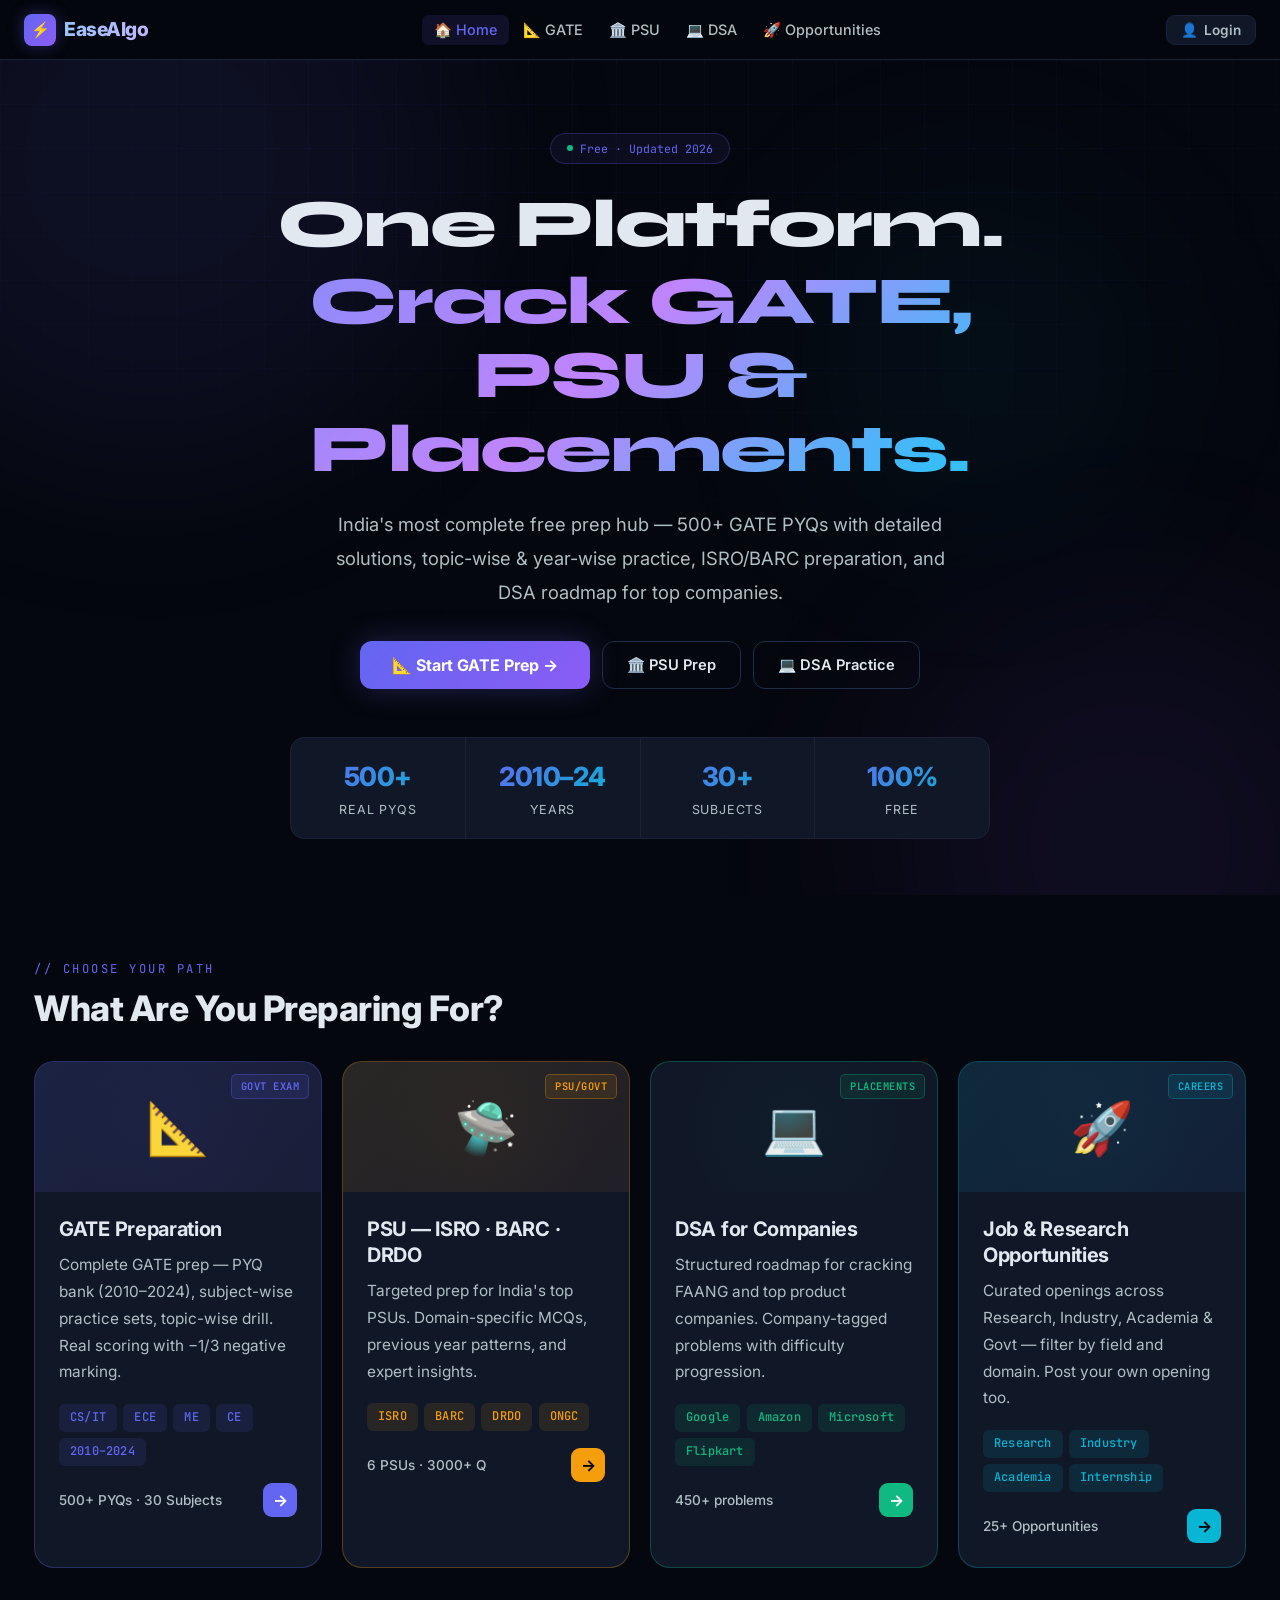
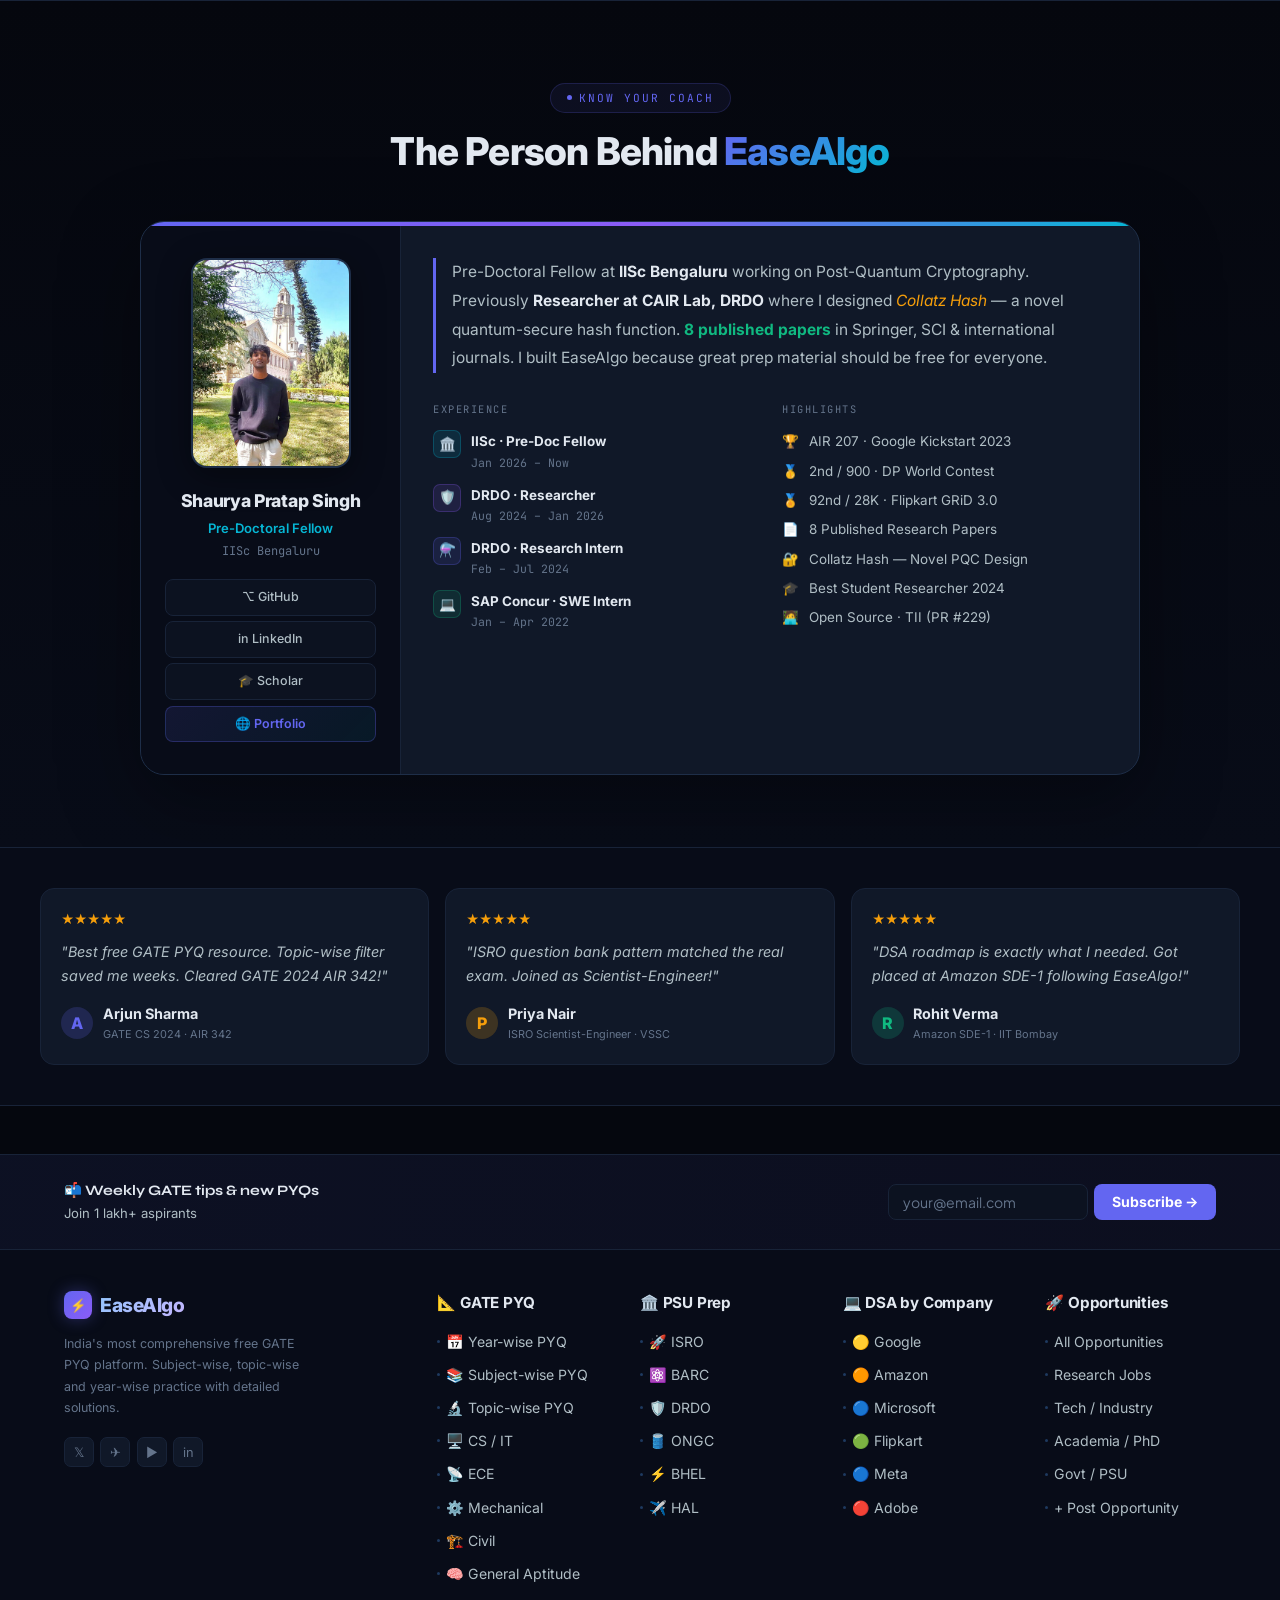
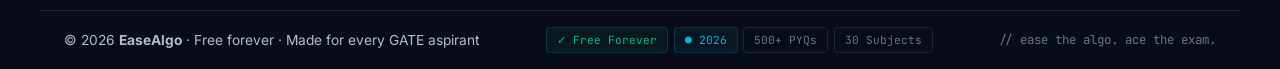
<file: index.html>
<!DOCTYPE html>
<html lang="en">
<head>
<meta charset="UTF-8">
<meta name="viewport" content="width=device-width,initial-scale=1.0">
<title>EaseAlgo — GATE PYQ · Subject · Topic · Year Wise</title>
<link href="https://fonts.googleapis.com/css2?family=Inter:wght@400;500;600;700;800&family=Syne:wght@700;800&family=Plus+Jakarta+Sans:wght@400;500;600;700&family=JetBrains+Mono:wght@400;500;600&display=swap" rel="stylesheet">

<!-- ✏️  STYLES — edit css/styles.css to change any visual design -->
<link rel="stylesheet" href="css/styles.css">
</head>
<body>

<!-- ════════════════════════════════════════
     NAVBAR  (edit nav links here)
════════════════════════════════════════ -->
<nav>
  <div class="logo" onclick="goto('home')">
    <div class="logo-box">⚡</div>
    <span class="logo-t">EaseAlgo</span>
  </div>
  <div class="nav-center">
    <button class="navl on" id="nl-home" onclick="goto('home')">🏠 Home</button>
    <button class="navl" id="nl-gate" onclick="goto('gate')">📐 GATE</button>
    <button class="navl" id="nl-psu"  onclick="goto('psu')">🏛️ PSU</button>
    <button class="navl" id="nl-dsa"  onclick="goto('dsa')">💻 DSA</button>
    <button class="navl" id="nl-jobs" onclick="requireLogin(()=>goto('jobs'),'Browse &amp; apply for opportunities')">🚀 Opportunities</button>
  </div>
  <div class="nav-r">
    <!-- Auth button — shows Login or user avatar -->
    <button id="auth-nav-btn" onclick="openAuthModal()"
      style="display:flex;align-items:center;gap:6px;background:var(--card);border:1.5px solid var(--border);
        color:var(--text2);padding:6px 14px;border-radius:9px;cursor:pointer;font-size:0.85rem;
        font-weight:600;font-family:'Inter',sans-serif;transition:all 0.15s;"
      onmouseover="this.style.borderColor='var(--indigo)';this.style.color='var(--indigo)'"
      onmouseout="this.style.borderColor='var(--border)';this.style.color='var(--text2)'">
      <span id="auth-nav-icon">👤</span>
      <span id="auth-nav-label">Login</span>
    </button>
    <div class="ham" id="ham" onclick="toggleMob()">
      <span></span><span></span><span></span>
    </div>
  </div>
</nav>

<!-- ════ AUTH MODAL ════ -->
<div id="auth-modal" style="display:none;position:fixed;inset:0;z-index:9999;background:rgba(5,7,14,0.92);
  backdrop-filter:blur(16px);align-items:center;justify-content:center;padding:1rem;">
  <div style="background:var(--card);border:1.5px solid var(--border2);border-radius:22px;
    padding:0;max-width:420px;width:100%;overflow:hidden;box-shadow:0 32px 80px rgba(0,0,0,0.5);">

    <!-- Top gradient bar -->
    <div style="height:4px;background:linear-gradient(90deg,var(--indigo),var(--purple),var(--cyan));"></div>

    <div style="padding:2rem;">
      <!-- Tabs -->
      <div style="display:flex;gap:0;background:var(--bg2);border-radius:10px;padding:3px;margin-bottom:1.75rem;">
        <button id="auth-tab-login" onclick="switchAuthTab('login')"
          style="flex:1;padding:8px;border-radius:8px;border:none;cursor:pointer;font-family:'Inter',sans-serif;
            font-weight:700;font-size:0.88rem;background:var(--indigo);color:#fff;transition:all 0.15s;">
          Sign In
        </button>
        <button id="auth-tab-register" onclick="switchAuthTab('register')"
          style="flex:1;padding:8px;border-radius:8px;border:none;cursor:pointer;font-family:'Inter',sans-serif;
            font-weight:600;font-size:0.88rem;background:transparent;color:var(--text2);transition:all 0.15s;">
          Create Account
        </button>
      </div>

      <!-- Login form -->
      <div id="auth-form-login">
        <div style="margin-bottom:2rem;text-align:center;">
          <div style="font-size:2rem;margin-bottom:0.5rem;">👋</div>
          <div style="font-family:'Inter',sans-serif;font-weight:800;font-size:1.2rem;letter-spacing:-0.3px;margin-bottom:0.3rem;">Welcome back</div>
          <div style="font-size:0.84rem;color:var(--text3);">Sign in to track your progress</div>
        </div>
        <div style="display:flex;flex-direction:column;gap:0.85rem;">
          <div>
            <label style="font-size:0.82rem;color:var(--text2);font-family:'Inter',sans-serif;font-weight:500;display:block;margin-bottom:5px;">Email</label>
            <input id="login-email" type="email" placeholder="you@example.com"
              style="width:100%;background:var(--bg2);border:1.5px solid var(--border);color:var(--text);
                padding:10px 14px;border-radius:10px;font-family:'Inter',sans-serif;font-size:0.92rem;outline:none;box-sizing:border-box;"
              onfocus="this.style.borderColor='var(--indigo)'" onblur="this.style.borderColor='var(--border)'">
          </div>
          <div>
            <label style="font-size:0.82rem;color:var(--text2);font-family:'Inter',sans-serif;font-weight:500;display:block;margin-bottom:5px;">Password</label>
            <input id="login-password" type="password" placeholder="••••••••"
              style="width:100%;background:var(--bg2);border:1.5px solid var(--border);color:var(--text);
                padding:10px 14px;border-radius:10px;font-family:'Inter',sans-serif;font-size:0.92rem;outline:none;box-sizing:border-box;"
              onfocus="this.style.borderColor='var(--indigo)'" onblur="this.style.borderColor='var(--border)'"
              onkeydown="if(event.key==='Enter')doLogin()">
          </div>
          <div id="login-error" style="font-size:0.82rem;color:var(--red);display:none;padding:6px 10px;background:rgba(239,68,68,0.08);border-radius:7px;"></div>
          <button onclick="doLogin()"
            style="background:linear-gradient(135deg,var(--indigo),var(--purple));color:#fff;border:none;
              cursor:pointer;padding:12px;border-radius:11px;font-family:'Inter',sans-serif;font-weight:700;
              font-size:0.95rem;margin-top:0.25rem;transition:all 0.2s;"
            onmouseover="this.style.opacity='0.9'" onmouseout="this.style.opacity='1'">
            Sign In →
          </button>
        </div>
      </div>

      <!-- Register form -->
      <div id="auth-form-register" style="display:none;">
        <div style="margin-bottom:2rem;text-align:center;">
          <div style="font-size:2rem;margin-bottom:0.5rem;">🚀</div>
          <div style="font-family:'Inter',sans-serif;font-weight:800;font-size:1.2rem;letter-spacing:-0.3px;margin-bottom:0.3rem;">Create your account</div>
          <div style="font-size:0.84rem;color:var(--text3);">Free forever — track progress, bookmarks &amp; scores</div>
        </div>
        <div style="display:flex;flex-direction:column;gap:0.85rem;">
          <div>
            <label style="font-size:0.82rem;color:var(--text2);font-family:'Inter',sans-serif;font-weight:500;display:block;margin-bottom:5px;">Full Name</label>
            <input id="reg-name" type="text" placeholder="Shaurya Pratap Singh"
              style="width:100%;background:var(--bg2);border:1.5px solid var(--border);color:var(--text);
                padding:10px 14px;border-radius:10px;font-family:'Inter',sans-serif;font-size:0.92rem;outline:none;box-sizing:border-box;"
              onfocus="this.style.borderColor='var(--indigo)'" onblur="this.style.borderColor='var(--border)'">
          </div>
          <div>
            <label style="font-size:0.82rem;color:var(--text2);font-family:'Inter',sans-serif;font-weight:500;display:block;margin-bottom:5px;">Email</label>
            <input id="reg-email" type="email" placeholder="you@example.com"
              style="width:100%;background:var(--bg2);border:1.5px solid var(--border);color:var(--text);
                padding:10px 14px;border-radius:10px;font-family:'Inter',sans-serif;font-size:0.92rem;outline:none;box-sizing:border-box;"
              onfocus="this.style.borderColor='var(--indigo)'" onblur="this.style.borderColor='var(--border)'">
          </div>
          <div>
            <label style="font-size:0.82rem;color:var(--text2);font-family:'Inter',sans-serif;font-weight:500;display:block;margin-bottom:5px;">Password</label>
            <input id="reg-password" type="password" placeholder="At least 6 characters"
              style="width:100%;background:var(--bg2);border:1.5px solid var(--border);color:var(--text);
                padding:10px 14px;border-radius:10px;font-family:'Inter',sans-serif;font-size:0.92rem;outline:none;box-sizing:border-box;"
              onfocus="this.style.borderColor='var(--indigo)'" onblur="this.style.borderColor='var(--border)'"
              onkeydown="if(event.key==='Enter')doRegister()">
          </div>
          <div>
            <label style="font-size:0.82rem;color:var(--text2);font-family:'Inter',sans-serif;font-weight:500;display:block;margin-bottom:5px;">Preparing for</label>
            <select id="reg-stream" style="width:100%;background:var(--bg2);border:1.5px solid var(--border);
              color:var(--text);padding:10px 14px;border-radius:10px;font-family:'Inter',sans-serif;font-size:0.9rem;outline:none;">
              <option value="cs">GATE CS/IT</option>
              <option value="ece">GATE ECE</option>
              <option value="me">GATE ME</option>
              <option value="ce">GATE CE</option>
              <option value="ga">General Aptitude</option>
            </select>
          </div>
          <div id="reg-error" style="font-size:0.82rem;color:var(--red);display:none;padding:6px 10px;background:rgba(239,68,68,0.08);border-radius:7px;"></div>
          <button onclick="doRegister()"
            style="background:linear-gradient(135deg,var(--indigo),var(--purple));color:#fff;border:none;
              cursor:pointer;padding:12px;border-radius:11px;font-family:'Inter',sans-serif;font-weight:700;
              font-size:0.95rem;margin-top:0.25rem;transition:all 0.2s;"
            onmouseover="this.style.opacity='0.9'" onmouseout="this.style.opacity='1'">
            Create Account 🚀
          </button>
        </div>
      </div>

      <!-- Close button -->
      <button onclick="closeAuthModal()"
        style="position:absolute;top:1rem;right:1rem;background:var(--bg3);border:1px solid var(--border);
          color:var(--text2);width:30px;height:30px;border-radius:8px;cursor:pointer;font-size:1rem;">✕</button>

    </div>
  </div>
</div>

<!-- User profile dropdown -->
<div id="user-dropdown" style="display:none;position:fixed;top:62px;right:1rem;z-index:999;
  background:var(--card);border:1.5px solid var(--border2);border-radius:14px;
  padding:1rem;min-width:220px;box-shadow:0 12px 40px rgba(0,0,0,0.4);">
  <div style="display:flex;align-items:center;gap:0.75rem;margin-bottom:0.85rem;padding-bottom:0.85rem;border-bottom:1px solid var(--border);">
    <div id="ud-avatar" style="width:38px;height:38px;border-radius:50%;background:linear-gradient(135deg,var(--indigo),var(--purple));display:flex;align-items:center;justify-content:center;font-family:'Inter',sans-serif;font-weight:800;color:#fff;font-size:1rem;"></div>
    <div>
      <div id="ud-name" style="font-family:'Inter',sans-serif;font-weight:700;font-size:0.92rem;"></div>
      <div id="ud-email" style="font-size:0.75rem;color:var(--text3);font-family:'JetBrains Mono',monospace;"></div>
    </div>
  </div>
  <div style="display:flex;flex-direction:column;gap:0.3rem;">
    <div id="ud-stats" style="font-size:0.82rem;color:var(--text2);padding:6px 8px;background:var(--bg2);border-radius:8px;font-family:'Inter',sans-serif;margin-bottom:0.25rem;"></div>
    <button onclick="goto('gate');closeUserDropdown()" style="display:flex;align-items:center;gap:7px;padding:7px 10px;border-radius:8px;border:none;background:none;color:var(--text2);cursor:pointer;font-family:'Inter',sans-serif;font-size:0.85rem;text-align:left;transition:background 0.15s;" onmouseover="this.style.background='var(--bg2)'" onmouseout="this.style.background='none'">📐 GATE Practice</button>
    <button onclick="goto('dsa');closeUserDropdown()" style="display:flex;align-items:center;gap:7px;padding:7px 10px;border-radius:8px;border:none;background:none;color:var(--text2);cursor:pointer;font-family:'Inter',sans-serif;font-size:0.85rem;text-align:left;transition:background 0.15s;" onmouseover="this.style.background='var(--bg2)'" onmouseout="this.style.background='none'">💻 DSA Problems</button>
    <div style="border-top:1px solid var(--border);margin:0.25rem 0;"></div>
    <button onclick="doLogout()" style="display:flex;align-items:center;gap:7px;padding:7px 10px;border-radius:8px;border:none;background:none;color:var(--red);cursor:pointer;font-family:'Inter',sans-serif;font-size:0.85rem;text-align:left;transition:background 0.15s;" onmouseover="this.style.background='rgba(239,68,68,0.06)'" onmouseout="this.style.background='none'">🚪 Sign Out</button>
  </div>
</div>

<!-- Mobile nav -->
<div class="mobnav" id="mobnav">
  <button class="mnl" onclick="goto('home');toggleMob()">🏠 Home</button>
  <button class="mnl" onclick="goto('gate');toggleMob()">📐 GATE Preparation</button>
  <button class="mnl" onclick="goto('psu');toggleMob()">🏛️ PSU — ISRO · BARC · DRDO</button>
  <button class="mnl" onclick="goto('dsa');toggleMob()">💻 DSA for Placements</button>
  <button class="mnl" onclick="requireLogin(()=>{goto('jobs');toggleMob();},'Browse &amp; apply for opportunities')">🚀 Job &amp; Research Opportunities</button>
</div>

<!-- ════════════════════════════════════════
     RESULT OVERLAY  (quiz end screen)
════════════════════════════════════════ -->
<div class="result-ov" id="result-ov">
  <div class="result-box">
    <div class="rb-top">
      <div class="ring-wrap">
        <svg width="100" height="100" viewBox="0 0 100 100">
          <circle cx="50" cy="50" r="42" fill="none" stroke="var(--border2)" stroke-width="7"/>
          <circle id="r-ring" cx="50" cy="50" r="42" fill="none" stroke="var(--indigo)" stroke-width="7"
            stroke-linecap="round" stroke-dasharray="264" stroke-dashoffset="264"
            style="transition:stroke-dashoffset 1.1s ease 0.2s,stroke 0.3s"/>
        </svg>
        <div class="ring-center">
          <div class="ring-pct" id="r-pct">0%</div>
          <div class="ring-lbl">Score</div>
        </div>
      </div>
      <div>
        <div class="rb-grade" id="r-grade">—</div>
        <div class="rb-msg"   id="r-msg">—</div>
      </div>
    </div>
    <div class="rb-breakdown">
      <div class="rbb"><div class="rbb-v" style="color:var(--green)" id="rb-c">0</div><div class="rbb-l">Correct</div></div>
      <div class="rbb"><div class="rbb-v" style="color:var(--red)"   id="rb-w">0</div><div class="rbb-l">Wrong</div></div>
      <div class="rbb"><div class="rbb-v" style="color:var(--amber)" id="rb-s">0</div><div class="rbb-l">Skipped</div></div>
      <div class="rbb"><div class="rbb-v" style="color:var(--cyan)"  id="rb-m">0</div><div class="rbb-l">Net Marks</div></div>
    </div>
    <div class="rb-btns">
      <button class="rbtn rbtn-r" onclick="retryQuiz()">🔄 Retry</button>
      <button class="rbtn rbtn-b" onclick="closeResult()">📚 More Practice</button>
      <button class="rbtn rbtn-b" onclick="closeResult();goto('home')" style="flex:0.4">🏠</button>
    </div>
  </div>
</div>

<!-- ════════════════════════════════════════
     PAGE: HOME  (edit text/cards here)
════════════════════════════════════════ -->
<div id="page-home" class="page on">
  <div class="hero">
    <div class="h-grid"></div>
    <div class="orb o1"></div><div class="orb o2"></div><div class="orb o3"></div>
    <div class="hero-content">
      <div class="eyebrow"><span class="dot"></span>Free · Updated 2026</div>
      <h1>
        <span class="h1a">One Platform.</span>
        <span class="h1b">Crack GATE, PSU &amp; Placements.</span>
      </h1>
      <p class="hero-sub">India's most complete free prep hub — 500+ GATE PYQs with detailed solutions, topic-wise &amp; year-wise practice, ISRO/BARC preparation, and DSA roadmap for top companies.</p>
      <div class="hero-btns">
        <button class="btn-p" onclick="goto('gate')">📐 Start GATE Prep →</button>
        <button class="btn-s" onclick="goto('psu')">🏛️ PSU Prep</button>
        <button class="btn-s" onclick="goto('dsa')">💻 DSA Practice</button>
      </div>
      <div class="kpi-row">
        <div class="kpi"><div class="kpi-n">500+</div><div class="kpi-l">Real PYQs</div></div>
        <div class="kpi"><div class="kpi-n">2010–24</div><div class="kpi-l">Years</div></div>
        <div class="kpi"><div class="kpi-n">30+</div><div class="kpi-l">Subjects</div></div>
        <div class="kpi"><div class="kpi-n">100%</div><div class="kpi-l">Free</div></div>
      </div>
    </div>
  </div>

  <!-- Track cards -->
  <div class="sec">
    <div class="sec-lbl">// Choose Your Path</div>
    <div class="sec-h">What Are You Preparing For?</div>
    <div class="tracks">
      <div class="tc tc-gate" onclick="goto('gate')">
        <div class="tc-top"><div class="tc-top-bg"></div>📐<div class="tc-badge">Govt Exam</div></div>
        <div class="tc-body">
          <div class="tc-title">GATE Preparation</div>
          <div class="tc-desc">Complete GATE prep — PYQ bank (2010–2024), subject-wise practice sets, topic-wise drill. Real scoring with −1/3 negative marking.</div>
          <div class="tc-tags"><span class="tc-tag">CS/IT</span><span class="tc-tag">ECE</span><span class="tc-tag">ME</span><span class="tc-tag">CE</span><span class="tc-tag">2010–2024</span></div>
          <div class="tc-foot"><div class="tc-cnt">500+ PYQs · 30 Subjects</div><div class="tc-arr">→</div></div>
        </div>
      </div>
      <div class="tc tc-psu" onclick="goto('psu')">
        <div class="tc-top"><div class="tc-top-bg"></div>🛸<div class="tc-badge">PSU/Govt</div></div>
        <div class="tc-body">
          <div class="tc-title">PSU — ISRO · BARC · DRDO</div>
          <div class="tc-desc">Targeted prep for India's top PSUs. Domain-specific MCQs, previous year patterns, and expert insights.</div>
          <div class="tc-tags"><span class="tc-tag">ISRO</span><span class="tc-tag">BARC</span><span class="tc-tag">DRDO</span><span class="tc-tag">ONGC</span></div>
          <div class="tc-foot"><div class="tc-cnt">6 PSUs · 3000+ Q</div><div class="tc-arr">→</div></div>
        </div>
      </div>
      <div class="tc tc-dsa" onclick="goto('dsa')">
        <div class="tc-top"><div class="tc-top-bg"></div>💻<div class="tc-badge">Placements</div></div>
        <div class="tc-body">
          <div class="tc-title">DSA for Companies</div>
          <div class="tc-desc">Structured roadmap for cracking FAANG and top product companies. Company-tagged problems with difficulty progression.</div>
          <div class="tc-tags"><span class="tc-tag">Google</span><span class="tc-tag">Amazon</span><span class="tc-tag">Microsoft</span><span class="tc-tag">Flipkart</span></div>
          <div class="tc-foot"><div class="tc-cnt">450+ problems</div><div class="tc-arr">→</div></div>
        </div>
      </div>
      <div class="tc tc-jobs" onclick="requireLogin(()=>goto('jobs'),'Browse &amp; apply for opportunities')">
        <div class="tc-top"><div class="tc-top-bg"></div>🚀<div class="tc-badge">Careers</div></div>
        <div class="tc-body">
          <div class="tc-title">Job &amp; Research Opportunities</div>
          <div class="tc-desc">Curated openings across Research, Industry, Academia &amp; Govt — filter by field and domain. Post your own opening too.</div>
          <div class="tc-tags"><span class="tc-tag">Research</span><span class="tc-tag">Industry</span><span class="tc-tag">Academia</span><span class="tc-tag">Internship</span></div>
          <div class="tc-foot"><div class="tc-cnt">25+ Opportunities</div><div class="tc-arr">→</div></div>
        </div>
      </div>
    </div>
  </div><!-- /sec tracks -->

  <!-- ════ KNOW YOUR COACH ════ -->
  <div style="background:linear-gradient(180deg,var(--bg) 0%,var(--bg2) 100%);padding:5rem 1.5rem 4.5rem;border-top:1px solid var(--border);">
    <div style="max-width:1000px;margin:0 auto;">

      <!-- Header -->
      <div style="text-align:center;margin-bottom:3rem;">
        <div style="display:inline-flex;align-items:center;gap:7px;background:rgba(99,102,241,0.08);border:1px solid rgba(99,102,241,0.2);padding:5px 16px;border-radius:20px;font-family:'JetBrains Mono',monospace;font-size:0.7rem;color:var(--indigo);letter-spacing:2px;text-transform:uppercase;margin-bottom:1rem;">
          <span style="width:5px;height:5px;background:var(--indigo);border-radius:50%;"></span> Know Your Coach
        </div>
        <div style="font-family:'Inter',sans-serif;font-size:clamp(1.7rem,3.5vw,2.4rem);font-weight:800;letter-spacing:-0.8px;line-height:1.15;">
          The Person Behind <span style="background:linear-gradient(135deg,var(--indigo),var(--cyan));-webkit-background-clip:text;-webkit-text-fill-color:transparent;">EaseAlgo</span>
        </div>
      </div>

      <!-- Card -->
      <div style="background:var(--card);border:1.5px solid var(--border2);border-radius:24px;overflow:hidden;box-shadow:0 24px 80px rgba(0,0,0,0.35);">

        <!-- Top accent bar -->
        <div style="height:4px;background:linear-gradient(90deg,var(--indigo),var(--purple),var(--cyan));"></div>

        <div style="display:flex;gap:0;flex-wrap:wrap;">

          <!-- Left: Photo + identity -->
          <div style="width:260px;flex-shrink:0;background:var(--bg2);border-right:1px solid var(--border);padding:2rem 1.5rem;display:flex;flex-direction:column;align-items:center;gap:1.1rem;text-align:center;">
            <!-- Photo -->
            <div style="width:160px;height:210px;border-radius:16px;overflow:hidden;border:2px solid var(--border2);box-shadow:0 8px 32px rgba(0,0,0,0.4);flex-shrink:0;">
              <img src="[data-uri]" alt="Shaurya Pratap Singh" style="width:100%;height:100%;object-fit:cover;object-position:center top;">
            </div>
            <div>
              <div style="font-family:'Inter',sans-serif;font-weight:800;font-size:1.1rem;letter-spacing:-0.3px;margin-bottom:3px;">Shaurya Pratap Singh</div>
              <div style="font-size:0.82rem;color:var(--cyan);font-weight:600;margin-bottom:2px;">Pre-Doctoral Fellow</div>
              <div style="font-size:0.75rem;color:var(--text3);font-family:'JetBrains Mono',monospace;">IISc Bengaluru</div>
            </div>

            <!-- Social links -->
            <div style="display:flex;flex-direction:column;gap:0.35rem;width:100%;">
              <a href="https://github.com/Shaurya010" target="_blank" style="display:flex;align-items:center;justify-content:center;gap:6px;padding:7px;border-radius:8px;background:var(--bg3);border:1px solid var(--border);text-decoration:none;color:var(--text2);font-size:0.78rem;font-family:'Inter',sans-serif;font-weight:500;transition:all 0.15s;" onmouseover="this.style.borderColor='var(--indigo)';this.style.color='var(--indigo)'" onmouseout="this.style.borderColor='var(--border)';this.style.color='var(--text2)'">
                ⌥ GitHub
              </a>
              <a href="https://www.linkedin.com/in/shaurya-pratap-singh010/" target="_blank" style="display:flex;align-items:center;justify-content:center;gap:6px;padding:7px;border-radius:8px;background:var(--bg3);border:1px solid var(--border);text-decoration:none;color:var(--text2);font-size:0.78rem;font-family:'Inter',sans-serif;font-weight:500;transition:all 0.15s;" onmouseover="this.style.borderColor='var(--blue)';this.style.color='var(--blue)'" onmouseout="this.style.borderColor='var(--border)';this.style.color='var(--text2)'">
                in LinkedIn
              </a>
              <a href="https://scholar.google.com/citations?user=HDNW1HsAAAAJ&hl=en" target="_blank" style="display:flex;align-items:center;justify-content:center;gap:6px;padding:7px;border-radius:8px;background:var(--bg3);border:1px solid var(--border);text-decoration:none;color:var(--text2);font-size:0.78rem;font-family:'Inter',sans-serif;font-weight:500;transition:all 0.15s;" onmouseover="this.style.borderColor='var(--cyan)';this.style.color='var(--cyan)'" onmouseout="this.style.borderColor='var(--border)';this.style.color='var(--text2)'">
                🎓 Scholar
              </a>
              <a href="https://shaurya010.github.io/ShauryaPratap.dev/" target="_blank" style="display:flex;align-items:center;justify-content:center;gap:6px;padding:7px;border-radius:8px;background:linear-gradient(135deg,rgba(99,102,241,0.12),rgba(6,182,212,0.08));border:1px solid rgba(99,102,241,0.28);text-decoration:none;color:var(--indigo);font-size:0.78rem;font-family:'Inter',sans-serif;font-weight:600;transition:all 0.15s;" onmouseover="this.style.opacity='0.85'" onmouseout="this.style.opacity='1'">
                🌐 Portfolio
              </a>
            </div>
          </div>

          <!-- Right: Content -->
          <div style="flex:1;min-width:0;padding:2rem 2rem;">

            <!-- Bio -->
            <div style="font-size:0.97rem;color:var(--text2);line-height:1.85;font-family:'Inter',sans-serif;margin-bottom:1.75rem;border-left:3px solid var(--indigo);padding-left:1rem;">
              Pre-Doctoral Fellow at <strong style="color:var(--text);">IISc Bengaluru</strong> working on Post-Quantum Cryptography. Previously <strong style="color:var(--text);">Researcher at CAIR Lab, DRDO</strong> where I designed <em style="color:var(--amber);">Collatz Hash</em> — a novel quantum-secure hash function. <strong style="color:var(--green);">8 published papers</strong> in Springer, SCI &amp; international journals. I built EaseAlgo because great prep material should be free for everyone.
            </div>

            <!-- Two columns: Experience + Highlights -->
            <div style="display:grid;grid-template-columns:1fr 1fr;gap:1.5rem;">

              <!-- Experience -->
              <div>
                <div style="font-family:'JetBrains Mono',monospace;font-size:0.65rem;color:var(--text3);text-transform:uppercase;letter-spacing:1.5px;margin-bottom:0.75rem;">Experience</div>
                <div style="display:flex;flex-direction:column;gap:0.75rem;">
                  <div style="display:flex;gap:0.65rem;align-items:flex-start;">
                    <span style="width:28px;height:28px;border-radius:7px;background:rgba(6,182,212,0.12);border:1px solid rgba(6,182,212,0.25);display:flex;align-items:center;justify-content:center;font-size:0.85rem;flex-shrink:0;">🏛️</span>
                    <div>
                      <div style="font-weight:700;font-size:0.84rem;font-family:'Inter',sans-serif;">IISc · Pre-Doc Fellow</div>
                      <div style="font-size:0.72rem;color:var(--text3);font-family:'JetBrains Mono',monospace;">Jan 2026 – Now</div>
                    </div>
                  </div>
                  <div style="display:flex;gap:0.65rem;align-items:flex-start;">
                    <span style="width:28px;height:28px;border-radius:7px;background:rgba(139,92,246,0.12);border:1px solid rgba(139,92,246,0.25);display:flex;align-items:center;justify-content:center;font-size:0.85rem;flex-shrink:0;">🛡️</span>
                    <div>
                      <div style="font-weight:700;font-size:0.84rem;font-family:'Inter',sans-serif;">DRDO · Researcher</div>
                      <div style="font-size:0.72rem;color:var(--text3);font-family:'JetBrains Mono',monospace;">Aug 2024 – Jan 2026</div>
                    </div>
                  </div>
                  <div style="display:flex;gap:0.65rem;align-items:flex-start;">
                    <span style="width:28px;height:28px;border-radius:7px;background:rgba(99,102,241,0.12);border:1px solid rgba(99,102,241,0.25);display:flex;align-items:center;justify-content:center;font-size:0.85rem;flex-shrink:0;">⚗️</span>
                    <div>
                      <div style="font-weight:700;font-size:0.84rem;font-family:'Inter',sans-serif;">DRDO · Research Intern</div>
                      <div style="font-size:0.72rem;color:var(--text3);font-family:'JetBrains Mono',monospace;">Feb – Jul 2024</div>
                    </div>
                  </div>
                  <div style="display:flex;gap:0.65rem;align-items:flex-start;">
                    <span style="width:28px;height:28px;border-radius:7px;background:rgba(16,185,129,0.12);border:1px solid rgba(16,185,129,0.25);display:flex;align-items:center;justify-content:center;font-size:0.85rem;flex-shrink:0;">💻</span>
                    <div>
                      <div style="font-weight:700;font-size:0.84rem;font-family:'Inter',sans-serif;">SAP Concur · SWE Intern</div>
                      <div style="font-size:0.72rem;color:var(--text3);font-family:'JetBrains Mono',monospace;">Jan – Apr 2022</div>
                    </div>
                  </div>
                </div>
              </div>

              <!-- Highlights -->
              <div>
                <div style="font-family:'JetBrains Mono',monospace;font-size:0.65rem;color:var(--text3);text-transform:uppercase;letter-spacing:1.5px;margin-bottom:0.75rem;">Highlights</div>
                <div style="display:flex;flex-direction:column;gap:0.45rem;">
                  <div style="display:flex;align-items:center;gap:0.6rem;font-size:0.84rem;font-family:'Inter',sans-serif;color:var(--text2);">
                    <span style="color:var(--amber);">🏆</span> AIR 207 · Google Kickstart 2023
                  </div>
                  <div style="display:flex;align-items:center;gap:0.6rem;font-size:0.84rem;font-family:'Inter',sans-serif;color:var(--text2);">
                    <span style="color:var(--green);">🥇</span> 2nd / 900 · DP World Contest
                  </div>
                  <div style="display:flex;align-items:center;gap:0.6rem;font-size:0.84rem;font-family:'Inter',sans-serif;color:var(--text2);">
                    <span style="color:var(--indigo);">🏅</span> 92nd / 28K · Flipkart GRiD 3.0
                  </div>
                  <div style="display:flex;align-items:center;gap:0.6rem;font-size:0.84rem;font-family:'Inter',sans-serif;color:var(--text2);">
                    <span style="color:var(--cyan);">📄</span> 8 Published Research Papers
                  </div>
                  <div style="display:flex;align-items:center;gap:0.6rem;font-size:0.84rem;font-family:'Inter',sans-serif;color:var(--text2);">
                    <span style="color:var(--pink);">🔐</span> Collatz Hash — Novel PQC Design
                  </div>
                  <div style="display:flex;align-items:center;gap:0.6rem;font-size:0.84rem;font-family:'Inter',sans-serif;color:var(--text2);">
                    <span style="color:var(--orange);">🎓</span> Best Student Researcher 2024
                  </div>
                  <div style="display:flex;align-items:center;gap:0.6rem;font-size:0.84rem;font-family:'Inter',sans-serif;color:var(--text2);">
                    <span style="color:var(--purple);">🧑‍💻</span> Open Source · TII (PR #229)
                  </div>
                </div>
              </div>
            </div>

          </div><!-- /right -->
        </div><!-- /flex -->
      </div><!-- /card -->
    </div>
  </div><!-- /know your coach -->


  <!-- Testimonials -->
  <div style="background:var(--bg2);border-top:1px solid var(--border);border-bottom:1px solid var(--border);padding:2.5rem 1.5rem;margin-bottom:3rem;">
    <div style="max-width:1200px;margin:0 auto;display:grid;grid-template-columns:repeat(3,1fr);gap:1rem;">
      <div style="background:var(--card);border:1.5px solid var(--border);border-radius:14px;padding:1.25rem;">
        <div style="color:var(--amber);font-size:0.8rem;margin-bottom:0.6rem;">★★★★★</div>
        <div style="font-size:0.9rem;color:var(--text2);line-height:1.7;font-style:italic;margin-bottom:0.85rem;">"Best free GATE PYQ resource. Topic-wise filter saved me weeks. Cleared GATE 2024 AIR 342!"</div>
        <div style="display:flex;align-items:center;gap:0.6rem;">
          <div style="width:32px;height:32px;border-radius:50%;background:rgba(99,102,241,0.2);color:var(--indigo);display:flex;align-items:center;justify-content:center;font-weight:800;">A</div>
          <div><div style="font-weight:700;font-size:0.9rem;">Arjun Sharma</div><div style="font-size:0.68rem;color:var(--text3);">GATE CS 2024 · AIR 342</div></div>
        </div>
      </div>
      <div style="background:var(--card);border:1.5px solid var(--border);border-radius:14px;padding:1.25rem;">
        <div style="color:var(--amber);font-size:0.8rem;margin-bottom:0.6rem;">★★★★★</div>
        <div style="font-size:0.9rem;color:var(--text2);line-height:1.7;font-style:italic;margin-bottom:0.85rem;">"ISRO question bank pattern matched the real exam. Joined as Scientist-Engineer!"</div>
        <div style="display:flex;align-items:center;gap:0.6rem;">
          <div style="width:32px;height:32px;border-radius:50%;background:rgba(245,158,11,0.2);color:var(--amber);display:flex;align-items:center;justify-content:center;font-weight:800;">P</div>
          <div><div style="font-weight:700;font-size:0.9rem;">Priya Nair</div><div style="font-size:0.68rem;color:var(--text3);">ISRO Scientist-Engineer · VSSC</div></div>
        </div>
      </div>
      <div style="background:var(--card);border:1.5px solid var(--border);border-radius:14px;padding:1.25rem;">
        <div style="color:var(--amber);font-size:0.8rem;margin-bottom:0.6rem;">★★★★★</div>
        <div style="font-size:0.9rem;color:var(--text2);line-height:1.7;font-style:italic;margin-bottom:0.85rem;">"DSA roadmap is exactly what I needed. Got placed at Amazon SDE-1 following EaseAlgo!"</div>
        <div style="display:flex;align-items:center;gap:0.6rem;">
          <div style="width:32px;height:32px;border-radius:50%;background:rgba(16,185,129,0.2);color:var(--green);display:flex;align-items:center;justify-content:center;font-weight:800;">R</div>
          <div><div style="font-weight:700;font-size:0.9rem;">Rohit Verma</div><div style="font-size:0.68rem;color:var(--text3);">Amazon SDE-1 · IIT Bombay</div></div>
        </div>
      </div>
    </div>
  </div>
</div><!-- /page-home -->


<!-- ════════════════════════════════════════
     PAGE: GATE  (edit gate.js for logic)
════════════════════════════════════════ -->
<div id="page-gate" class="page">

  <!-- Hero — always visible -->
  <!-- Hero + 2 cards — text at top, cards centered in viewport -->
  <div id="gate-hero-section" style="background:linear-gradient(180deg,rgba(99,102,241,0.07) 0%,rgba(99,102,241,0.03) 60%,var(--bg) 100%);min-height:calc(100vh - var(--nav-h));display:flex;flex-direction:column;">

    <!-- Top: breadcrumb + title + subtitle -->
    <div style="max-width:1200px;margin:0 auto;padding:2.5rem 1.5rem 0;width:100%;box-sizing:border-box;">
      <div id="gate-hero-wrap">
        <div class="breadcrumb" style="margin-bottom:0.6rem;">
          <span onclick="goto('home')" style="cursor:pointer">EaseAlgo</span>
          <span class="bc-sep">/</span>
          <span onclick="gotoGateHome()" style="cursor:pointer;color:var(--text2)" id="gate-breadcrumb-parent">GATE Preparation</span>
          <span class="bc-sep" id="gate-breadcrumb-sep" style="display:none;">/</span>
          <span style="color:var(--indigo)" id="gate-breadcrumb-label" style="display:none;"></span>
        </div>
        <div id="gate-hero-title" style="font-family:'Inter',sans-serif;font-size:clamp(1.6rem,3vw,2.2rem);font-weight:800;letter-spacing:-0.5px;line-height:1.2;margin-bottom:0.5rem;">📐 GATE Preparation Hub</div>
        <div id="gate-hero-sub" style="font-size:0.97rem;color:var(--text2);line-height:1.7;max-width:620px;font-family:'Inter',sans-serif;">Your complete GATE 2026 companion — real PYQs with solutions, subject-wise practice sets, topic drills, and mock tests with official scoring.</div>

        <!-- Stats strip — only shown on home -->
        <div id="gate-stats-strip" style="display:flex;gap:2rem;margin-top:1.5rem;flex-wrap:wrap;">
          <div style="display:flex;align-items:center;gap:0.6rem;">
            <div style="width:36px;height:36px;border-radius:10px;background:rgba(99,102,241,0.12);border:1px solid rgba(99,102,241,0.25);display:flex;align-items:center;justify-content:center;font-size:1rem;">📅</div>
            <div><div style="font-family:'Inter',sans-serif;font-weight:800;font-size:1.1rem;color:var(--indigo);">313+</div><div style="font-size:0.72rem;color:var(--text3);font-family:'JetBrains Mono',monospace;">Real PYQs</div></div>
          </div>
          <div style="display:flex;align-items:center;gap:0.6rem;">
            <div style="width:36px;height:36px;border-radius:10px;background:rgba(16,185,129,0.12);border:1px solid rgba(16,185,129,0.25);display:flex;align-items:center;justify-content:center;font-size:1rem;">📚</div>
            <div><div style="font-family:'Inter',sans-serif;font-weight:800;font-size:1.1rem;color:var(--green);">30</div><div style="font-size:0.72rem;color:var(--text3);font-family:'JetBrains Mono',monospace;">Subjects</div></div>
          </div>
          <div style="display:flex;align-items:center;gap:0.6rem;">
            <div style="width:36px;height:36px;border-radius:10px;background:rgba(245,158,11,0.12);border:1px solid rgba(245,158,11,0.25);display:flex;align-items:center;justify-content:center;font-size:1rem;">🎯</div>
            <div><div style="font-family:'Inter',sans-serif;font-weight:800;font-size:1.1rem;color:var(--amber);">16</div><div style="font-size:0.72rem;color:var(--text3);font-family:'JetBrains Mono',monospace;">Mock Tests</div></div>
          </div>
          <div style="display:flex;align-items:center;gap:0.6rem;">
            <div style="width:36px;height:36px;border-radius:10px;background:rgba(236,72,153,0.12);border:1px solid rgba(236,72,153,0.25);display:flex;align-items:center;justify-content:center;font-size:1rem;">⚡</div>
            <div><div style="font-family:'Inter',sans-serif;font-weight:800;font-size:1.1rem;color:var(--pink);">−⅓</div><div style="font-size:0.72rem;color:var(--text3);font-family:'JetBrains Mono',monospace;">Official Scoring</div></div>
          </div>
          <div style="display:flex;align-items:center;gap:0.6rem;">
            <div style="width:36px;height:36px;border-radius:10px;background:rgba(6,182,212,0.12);border:1px solid rgba(6,182,212,0.25);display:flex;align-items:center;justify-content:center;font-size:1rem;">🖥️</div>
            <div><div style="font-family:'Inter',sans-serif;font-weight:800;font-size:1.1rem;color:var(--cyan);">CS · ECE · ME · CE</div><div style="font-size:0.72rem;color:var(--text3);font-family:'JetBrains Mono',monospace;">All Streams</div></div>
          </div>
        </div>

      </div>
    </div>

    <!-- Center: 2 cards fill remaining space -->
    <div id="gate-home" style="flex:1;display:flex;align-items:center;">
      <div style="max-width:1200px;margin:0 auto;padding:0 1.5rem 3rem;width:100%;box-sizing:border-box;">

        <!-- Feature tags row -->
        <div style="display:flex;gap:0.6rem;margin-bottom:1.5rem;flex-wrap:wrap;">
          <span style="font-family:'JetBrains Mono',monospace;font-size:0.7rem;background:rgba(99,102,241,0.08);color:var(--text3);border:1px solid var(--border);padding:4px 12px;border-radius:20px;">✓ Year-wise PYQs</span>
          <span style="font-family:'JetBrains Mono',monospace;font-size:0.7rem;background:rgba(99,102,241,0.08);color:var(--text3);border:1px solid var(--border);padding:4px 12px;border-radius:20px;">✓ Topic drill</span>
          <span style="font-family:'JetBrains Mono',monospace;font-size:0.7rem;background:rgba(99,102,241,0.08);color:var(--text3);border:1px solid var(--border);padding:4px 12px;border-radius:20px;">✓ Domain-wise mocks</span>
          <span style="font-family:'JetBrains Mono',monospace;font-size:0.7rem;background:rgba(99,102,241,0.08);color:var(--text3);border:1px solid var(--border);padding:4px 12px;border-radius:20px;">✓ Detailed solutions</span>
          <span style="font-family:'JetBrains Mono',monospace;font-size:0.7rem;background:rgba(99,102,241,0.08);color:var(--text3);border:1px solid var(--border);padding:4px 12px;border-radius:20px;">✓ Progress tracking</span>
          <span style="font-family:'JetBrains Mono',monospace;font-size:0.7rem;background:rgba(99,102,241,0.08);color:var(--text3);border:1px solid var(--border);padding:4px 12px;border-radius:20px;">✓ Free forever</span>
        </div>

        <div style="display:grid;grid-template-columns:1fr 1fr;gap:1.25rem;">

          <!-- GATE PYQ Card -->
          <button onclick="gotoGateSection('pyq')"
            style="background:linear-gradient(135deg,rgba(99,102,241,0.15),rgba(139,92,246,0.08));
              border:2px solid var(--indigo);border-radius:20px;padding:0;cursor:pointer;
              text-align:left;transition:all 0.25s;overflow:hidden;
              box-shadow:0 4px 30px rgba(99,102,241,0.2);"
            onmouseover="this.style.transform='translateY(-4px)';this.style.boxShadow='0 12px 40px rgba(99,102,241,0.32)'"
            onmouseout="this.style.transform='none';this.style.boxShadow='0 4px 30px rgba(99,102,241,0.2)'">
            <div style="padding:1.75rem 2rem;">
              <div style="display:flex;align-items:center;justify-content:space-between;margin-bottom:1.1rem;">
                <div style="width:52px;height:52px;border-radius:14px;background:linear-gradient(135deg,var(--indigo),var(--purple));display:flex;align-items:center;justify-content:center;box-shadow:0 4px 16px rgba(99,102,241,0.4);">
                  <svg width="26" height="26" viewBox="0 0 24 24" fill="none" stroke="white" stroke-width="2" stroke-linecap="round" stroke-linejoin="round"><rect x="3" y="4" width="18" height="18" rx="2"/><line x1="16" y1="2" x2="16" y2="6"/><line x1="8" y1="2" x2="8" y2="6"/><line x1="3" y1="10" x2="21" y2="10"/></svg>
                </div>
                <span style="font-family:'JetBrains Mono',monospace;font-size:0.65rem;background:rgba(99,102,241,0.15);color:var(--indigo);border:1px solid rgba(99,102,241,0.35);padding:3px 10px;border-radius:20px;">500+ PYQs</span>
              </div>
              <div style="font-family:'Inter',sans-serif;font-weight:800;font-size:1.25rem;color:var(--text);letter-spacing:-0.3px;margin-bottom:0.5rem;">GATE PYQ</div>
              <div style="font-size:0.88rem;color:var(--text2);line-height:1.7;font-family:'Inter',sans-serif;margin-bottom:1rem;">Solve real GATE questions filtered by year, subject or topic. Official −⅓ scoring included.</div>
              <div style="display:flex;gap:0.4rem;flex-wrap:wrap;">
                <span style="font-size:0.72rem;background:rgba(236,72,153,0.1);color:var(--pink);border:1px solid rgba(236,72,153,0.2);padding:3px 10px;border-radius:20px;font-family:'JetBrains Mono',monospace;">📅 Year-wise</span>
                <span style="font-size:0.72rem;background:rgba(99,102,241,0.1);color:var(--indigo);border:1px solid rgba(99,102,241,0.2);padding:3px 10px;border-radius:20px;font-family:'JetBrains Mono',monospace;">📚 Subject-wise</span>
                <span style="font-size:0.72rem;background:rgba(6,182,212,0.1);color:var(--cyan);border:1px solid rgba(6,182,212,0.2);padding:3px 10px;border-radius:20px;font-family:'JetBrains Mono',monospace;">🔬 Topic-wise</span>
              </div>
            </div>
            <div style="background:rgba(99,102,241,0.12);border-top:1px solid rgba(99,102,241,0.2);padding:0.75rem 2rem;display:flex;align-items:center;justify-content:space-between;">
              <span style="font-family:'Inter',sans-serif;font-size:0.85rem;color:var(--indigo);font-weight:700;">Start practicing →</span>
              <svg width="16" height="16" viewBox="0 0 24 24" fill="none" stroke="currentColor" stroke-width="2.5" style="color:var(--indigo)"><path d="M5 12h14M12 5l7 7-7 7"/></svg>
            </div>
          </button>

          <!-- Practice Sets Card -->
          <button onclick="gotoGateSection('practice')"
            style="background:linear-gradient(135deg,rgba(16,185,129,0.08),rgba(6,182,212,0.05));
              border:2px solid var(--border);border-radius:20px;padding:0;cursor:pointer;
              text-align:left;transition:all 0.25s;overflow:hidden;"
            onmouseover="this.style.transform='translateY(-4px)';this.style.borderColor='var(--green)';this.style.boxShadow='0 12px 40px rgba(16,185,129,0.22)'"
            onmouseout="this.style.transform='none';this.style.borderColor='var(--border)';this.style.boxShadow='none'">
            <div style="padding:1.75rem 2rem;">
              <div style="display:flex;align-items:center;justify-content:space-between;margin-bottom:1.1rem;">
                <div style="width:52px;height:52px;border-radius:14px;background:linear-gradient(135deg,var(--green),var(--cyan));display:flex;align-items:center;justify-content:center;box-shadow:0 4px 16px rgba(16,185,129,0.3);">
                  <svg width="26" height="26" viewBox="0 0 24 24" fill="none" stroke="white" stroke-width="2" stroke-linecap="round" stroke-linejoin="round"><path d="M4 19.5A2.5 2.5 0 016.5 17H20"/><path d="M6.5 2H20v20H6.5A2.5 2.5 0 014 19.5v-15A2.5 2.5 0 016.5 2z"/></svg>
                </div>
                <span style="font-family:'JetBrains Mono',monospace;font-size:0.65rem;background:rgba(16,185,129,0.1);color:var(--green);border:1px solid rgba(16,185,129,0.25);padding:3px 10px;border-radius:20px;">30 Subjects</span>
              </div>
              <div style="font-family:'Inter',sans-serif;font-weight:800;font-size:1.25rem;color:var(--text);letter-spacing:-0.3px;margin-bottom:0.5rem;">Practice Sets</div>
              <div style="font-size:0.88rem;color:var(--text2);line-height:1.7;font-family:'Inter',sans-serif;margin-bottom:1rem;">Subject-wise curated questions — pick any topic and start drilling with instant feedback.</div>
              <div style="display:flex;gap:0.4rem;flex-wrap:wrap;">
                <span style="font-size:0.72rem;background:rgba(245,158,11,0.1);color:var(--amber);border:1px solid rgba(245,158,11,0.2);padding:3px 10px;border-radius:20px;font-family:'JetBrains Mono',monospace;">🖥️ CS/IT</span>
                <span style="font-size:0.72rem;background:rgba(245,158,11,0.1);color:var(--amber);border:1px solid rgba(245,158,11,0.2);padding:3px 10px;border-radius:20px;font-family:'JetBrains Mono',monospace;">📡 ECE</span>
                <span style="font-size:0.72rem;background:rgba(245,158,11,0.1);color:var(--amber);border:1px solid rgba(245,158,11,0.2);padding:3px 10px;border-radius:20px;font-family:'JetBrains Mono',monospace;">⚙️ ME · CE · GA</span>
              </div>
            </div>
            <div style="background:rgba(16,185,129,0.07);border-top:1px solid rgba(16,185,129,0.15);padding:0.75rem 2rem;display:flex;align-items:center;justify-content:space-between;">
              <span style="font-family:'Inter',sans-serif;font-size:0.85rem;color:var(--green);font-weight:700;">Browse subjects →</span>
              <svg width="16" height="16" viewBox="0 0 24 24" fill="none" stroke="currentColor" stroke-width="2.5" style="color:var(--green)"><path d="M5 12h14M12 5l7 7-7 7"/></svg>
            </div>
          </button>

        </div>
      </div>
    </div><!-- /gate-home -->

  </div><!-- /gate-hero-section -->

  <!-- ── SECTION A: GATE PYQ ── hidden until clicked -->
  <div id="gate-sec-pyq" class="gate-section" style="display:none;">

    <!-- Unified big control bar -->
    <div style="background:var(--bg2);border-bottom:2px solid var(--border);padding:1.5rem;">
      <div style="max-width:1200px;margin:0 auto;">

        <!-- Row 1: Mode selector — big cards -->
        <div style="display:flex;align-items:center;gap:0.6rem;margin-bottom:1.1rem;">
          <span style="font-family:'JetBrains Mono',monospace;font-size:0.62rem;color:var(--text3);text-transform:uppercase;letter-spacing:2px;min-width:48px;">Mode</span>
          <div style="display:flex;gap:0.6rem;flex:1;flex-wrap:wrap;">
            <button id="pst-year" onclick="showPYQTab('year')"
              style="display:flex;align-items:center;gap:9px;padding:11px 22px;border-radius:12px;border:2px solid var(--pink);background:rgba(236,72,153,0.12);cursor:pointer;transition:all 0.18s;flex:1;min-width:140px;justify-content:center;">
              <svg width="16" height="16" viewBox="0 0 24 24" fill="none" stroke="currentColor" stroke-width="2" style="color:var(--pink)"><rect x="3" y="4" width="18" height="18" rx="2"/><line x1="16" y1="2" x2="16" y2="6"/><line x1="8" y1="2" x2="8" y2="6"/><line x1="3" y1="10" x2="21" y2="10"/></svg>
              <span style="font-family:'Inter',sans-serif;font-size:0.95rem;font-weight:700;color:var(--pink);">Year-wise</span>
              <span style="font-family:'JetBrains Mono',monospace;font-size:0.6rem;background:rgba(236,72,153,0.2);color:var(--pink);padding:2px 7px;border-radius:5px;">HOT</span>
            </button>
            <button id="pst-subject" onclick="showPYQTab('subject')"
              style="display:flex;align-items:center;gap:9px;padding:11px 22px;border-radius:12px;border:2px solid var(--border);background:var(--card);cursor:pointer;transition:all 0.18s;flex:1;min-width:140px;justify-content:center;">
              <svg width="16" height="16" viewBox="0 0 24 24" fill="none" stroke="currentColor" stroke-width="2" style="color:var(--text2)"><path d="M4 19.5A2.5 2.5 0 016.5 17H20"/><path d="M6.5 2H20v20H6.5A2.5 2.5 0 014 19.5v-15A2.5 2.5 0 016.5 2z"/></svg>
              <span style="font-family:'Inter',sans-serif;font-size:0.95rem;font-weight:600;color:var(--text2);">Subject-wise</span>
            </button>
            <button id="pst-topic" onclick="showPYQTab('topic')"
              style="display:flex;align-items:center;gap:9px;padding:11px 22px;border-radius:12px;border:2px solid var(--border);background:var(--card);cursor:pointer;transition:all 0.18s;flex:1;min-width:140px;justify-content:center;">
              <svg width="16" height="16" viewBox="0 0 24 24" fill="none" stroke="currentColor" stroke-width="2" style="color:var(--text2)"><circle cx="11" cy="11" r="8"/><line x1="21" y1="21" x2="16.65" y2="16.65"/></svg>
              <span style="font-family:'Inter',sans-serif;font-size:0.95rem;font-weight:600;color:var(--text2);">Topic-wise</span>
            </button>
          </div>
        </div>

        <!-- Row 2: Stream + count + start -->
        <div style="display:flex;align-items:center;gap:0.6rem;flex-wrap:wrap;">
          <span style="font-family:'JetBrains Mono',monospace;font-size:0.62rem;color:var(--text3);text-transform:uppercase;letter-spacing:2px;min-width:48px;">Stream</span>
          <div id="gate-stream-pills" style="display:flex;gap:0.4rem;flex-wrap:wrap;">
            <button class="gpill on" onclick="setGateStream('cs',this)">CS/IT</button>
            <button class="gpill"    onclick="setGateStream('ece',this)">ECE</button>
            <button class="gpill"    onclick="setGateStream('me',this)">ME</button>
            <button class="gpill"    onclick="setGateStream('ce',this)">CE</button>
            <button class="gpill"    onclick="setGateStream('ga',this)">GA</button>
          </div>
          <div style="margin-left:auto;display:flex;align-items:center;gap:0.6rem;">
            <span id="gate-pyq-count" style="font-family:'JetBrains Mono',monospace;font-size:0.78rem;background:rgba(236,72,153,0.08);border:1.5px solid rgba(236,72,153,0.25);color:var(--pink);padding:6px 14px;border-radius:8px;">0 Q</span>
            <button id="gate-start-btn" onclick="startGatePYQQuiz()" disabled style="background:linear-gradient(135deg,var(--pink),var(--rose));color:#fff;border:none;cursor:pointer;padding:9px 22px;border-radius:10px;font-weight:700;font-size:0.88rem;opacity:0.5;transition:all 0.2s;font-family:'Inter',sans-serif;">▶ Start Quiz</button>
          </div>
        </div>

      </div>
    </div>

    <!-- PYQ content -->
    <div style="max-width:1200px;margin:0 auto;" id="gate-pyq-content"></div>
  </div>

  <!-- ── SECTION B: PRACTICE SETS ── hidden until clicked -->
  <div id="gate-sec-practice" class="gate-section" style="display:none;">
    <div style="max-width:1200px;margin:0 auto;padding:2rem 1.5rem;" id="gate-body-content"></div>
  </div>

</div><!-- /page-gate -->


<!-- ════════════════════════════════════════
     PAGE: PYQ  (standalone PYQ browser)
════════════════════════════════════════ -->
<div id="page-pyq" class="page">
  <div class="pyq-layout">
    <div class="pyq-sidebar" id="pyq-sidebar">
      <div class="pyq-sb-head">
        <div class="pyq-sb-title">📅 PYQ Practice</div>
        <div class="stream-tabs" id="stream-tabs">
          <button class="st on" onclick="setStream('cs',this)">CS</button>
          <button class="st"    onclick="setStream('ece',this)">ECE</button>
          <button class="st"    onclick="setStream('me',this)">ME</button>
          <button class="st"    onclick="setStream('ce',this)">CE</button>
          <button class="st"    onclick="setStream('ga',this)">GA</button>
        </div>
      </div>
      <div id="sidebar-subjects"></div>
    </div>
    <div class="pyq-content">
      <div class="pyq-topbar">
        <div class="pyq-tb-title" id="pyq-tb-title">GATE CS/IT — Previous Year Questions</div>
        <div class="mode-tabs">
          <button class="mode-tab on" id="mt-year"    onclick="setPYQMode('year')">📅 Year-wise</button>
          <button class="mode-tab"    id="mt-subject"  onclick="setPYQMode('subject')">📚 Subject-wise</button>
          <button class="mode-tab"    id="mt-topic"    onclick="setPYQMode('topic')">🔬 Topic-wise</button>
        </div>
      </div>
      <div class="pyq-filters" id="pyq-filter-row">
        <select class="pf-sel" id="pf-diff"    onchange="applyFilters()">
          <option value="all">All Difficulty</option>
          <option value="easy">Easy</option>
          <option value="medium">Medium</option>
          <option value="hard">Hard</option>
        </select>
        <select class="pf-sel" id="pf-marks"   onchange="applyFilters()">
          <option value="all">All Marks</option>
          <option value="1">1 Mark</option>
          <option value="2">2 Marks</option>
        </select>
        <select class="pf-sel" id="pf-year-sel" onchange="applyFilters()">
          <option value="all">All Years</option>
        </select>
        <div class="pf-cnt" id="pf-cnt">0 questions</div>
        <button class="pf-start" id="pf-start" onclick="startFilteredQuiz()" disabled>▶ Start Quiz</button>
      </div>
      <div id="pyq-main-content"></div>
    </div>
  </div>
</div><!-- /page-pyq -->


<!-- ════════════════════════════════════════
     PAGE: PSU  (edit org cards below)
════════════════════════════════════════ -->
<div id="page-psu" class="page">
  <div class="inner-hero" style="background:linear-gradient(135deg,rgba(245,158,11,0.07),rgba(249,115,22,0.04));">
    <div class="ih-inner">
      <div class="breadcrumb">
        <span onclick="goto('home')" style="cursor:pointer">EaseAlgo</span>
        <span class="bc-sep">/</span>
        <span style="color:var(--amber)">PSU Prep</span>
      </div>
      <div class="ih-h">🏛️ PSU — ISRO · BARC · DRDO &amp; More</div>
      <div class="ih-sub">Targeted preparation for India's premier Public Sector Units.</div>
    </div>
  </div>
  <div class="inner-body">
    <div style="font-family:'JetBrains Mono',monospace;font-size:0.78rem;color:var(--text3);text-transform:uppercase;letter-spacing:1.5px;margin-bottom:1rem;">// Target Organization</div>
    <div class="org-grid">
      <div class="org-card" onclick="startSubjQuiz('algo','gate')" style="border-color:rgba(249,115,22,0.3);">
        <div class="oc-top" style="background:linear-gradient(135deg,rgba(249,115,22,0.13),rgba(239,68,68,0.08));">🚀</div>
        <div class="oc-body">
          <div class="oc-name">ISRO</div><div class="oc-full">Indian Space Research Organisation</div>
          <div class="oc-tags"><span class="oc-tag" style="background:rgba(249,115,22,0.12);color:var(--orange)">Space Tech</span><span class="oc-tag" style="background:rgba(99,102,241,0.1);color:var(--indigo)">CS/ECE</span></div>
          <div class="oc-info">Scientist/Engineer SC. Focus: Algorithms, Discrete Math, Digital Electronics, VLSI, Control Systems.</div>
          <button class="oc-btn" style="background:var(--orange);color:#fff;">Start ISRO Practice →</button>
        </div>
      </div>
      <div class="org-card" onclick="startSubjQuiz('co','gate')" style="border-color:rgba(220,38,38,0.3);">
        <div class="oc-top" style="background:linear-gradient(135deg,rgba(220,38,38,0.13),rgba(239,68,68,0.07));">⚛️</div>
        <div class="oc-body">
          <div class="oc-name">BARC</div><div class="oc-full">Bhabha Atomic Research Centre</div>
          <div class="oc-tags"><span class="oc-tag" style="background:rgba(220,38,38,0.12);color:var(--red)">Nuclear</span><span class="oc-tag" style="background:rgba(99,102,241,0.1);color:var(--indigo)">CS/ME</span></div>
          <div class="oc-info">OCES/DGFS program. Deep core engineering + Mathematics. Pattern differs from GATE.</div>
          <button class="oc-btn" style="background:var(--red);color:#fff;">Start BARC Practice →</button>
        </div>
      </div>
      <div class="org-card" onclick="startSubjQuiz('toc','gate')" style="border-color:rgba(124,58,237,0.3);">
        <div class="oc-top" style="background:linear-gradient(135deg,rgba(124,58,237,0.13),rgba(99,102,241,0.07));">🛡️</div>
        <div class="oc-body">
          <div class="oc-name">DRDO</div><div class="oc-full">Defence Research &amp; Development Organisation</div>
          <div class="oc-tags"><span class="oc-tag" style="background:rgba(124,58,237,0.12);color:var(--purple)">Defence</span><span class="oc-tag" style="background:rgba(245,158,11,0.1);color:var(--amber)">ECE/CS</span></div>
          <div class="oc-info">Scientist B via CEPTAM. Covers electronics, radar, CS, mechanical engineering topics.</div>
          <button class="oc-btn" style="background:var(--purple);color:#fff;">Start DRDO Practice →</button>
        </div>
      </div>
      <div class="org-card" onclick="startSubjQuiz('thermo','gate')" style="border-color:rgba(16,185,129,0.3);">
        <div class="oc-top" style="background:linear-gradient(135deg,rgba(16,185,129,0.1),rgba(6,182,212,0.07));">🛢️</div>
        <div class="oc-body">
          <div class="oc-name">ONGC</div><div class="oc-full">Oil &amp; Natural Gas Corporation</div>
          <div class="oc-tags"><span class="oc-tag" style="background:rgba(16,185,129,0.12);color:var(--green)">Petroleum</span><span class="oc-tag" style="background:rgba(245,158,11,0.1);color:var(--amber)">ME/CE</span></div>
          <div class="oc-info">GATE-score based. Focus: Thermodynamics, Fluid Mechanics, Structural Analysis, Geology.</div>
          <button class="oc-btn" style="background:var(--green);color:#fff;">Start ONGC Practice →</button>
        </div>
      </div>
      <div class="org-card" onclick="startSubjQuiz('edc','gate')" style="border-color:rgba(6,182,212,0.3);">
        <div class="oc-top" style="background:linear-gradient(135deg,rgba(6,182,212,0.1),rgba(99,102,241,0.06));">⚡</div>
        <div class="oc-body">
          <div class="oc-name">BHEL</div><div class="oc-full">Bharat Heavy Electricals Limited</div>
          <div class="oc-tags"><span class="oc-tag" style="background:rgba(6,182,212,0.12);color:var(--cyan)">Power</span><span class="oc-tag" style="background:rgba(245,158,11,0.1);color:var(--amber)">EE/ME</span></div>
          <div class="oc-info">Engineer Trainee via GATE. Electrical Machines, Power Systems, Thermodynamics.</div>
          <button class="oc-btn" style="background:var(--cyan);color:#000;">Start BHEL Practice →</button>
        </div>
      </div>
      <div class="org-card" onclick="startSubjQuiz('fm','gate')" style="border-color:rgba(236,72,153,0.3);">
        <div class="oc-top" style="background:linear-gradient(135deg,rgba(236,72,153,0.1),rgba(244,63,94,0.06));">✈️</div>
        <div class="oc-body">
          <div class="oc-name">HAL</div><div class="oc-full">Hindustan Aeronautics Limited</div>
          <div class="oc-tags"><span class="oc-tag" style="background:rgba(236,72,153,0.12);color:var(--pink)">Aerospace</span><span class="oc-tag" style="background:rgba(16,185,129,0.1);color:var(--green)">ME/ECE</span></div>
          <div class="oc-info">Design Trainee &amp; MT. Aerodynamics, Fluid Mechanics, Avionics, Structures.</div>
          <button class="oc-btn" style="background:var(--pink);color:#fff;">Start HAL Practice →</button>
        </div>
      </div>
    </div>
  </div>
</div><!-- /page-psu -->


<!-- ════════════════════════════════════════
     PAGE: DSA  (edit phases below)
════════════════════════════════════════ -->
<div id="page-dsa" class="page">
  <div class="inner-hero" style="background:linear-gradient(135deg,rgba(16,185,129,0.07),rgba(6,182,212,0.04));">
    <div class="ih-inner">
      <div class="breadcrumb">
        <span onclick="goto('home')" style="cursor:pointer">EaseAlgo</span>
        <span class="bc-sep">/</span>
        <span style="color:var(--green)" id="dsa-breadcrumb">DSA</span>
      </div>
      <div class="ih-h">💻 DSA — Crack Any Tech Interview</div>
      <div class="ih-sub">450+ curated problems, company-tagged with LeetCode links. Click a company to filter, click a problem to solve it.</div>
    </div>
  </div>

  <!-- Company filter bar -->
  <div style="background:var(--bg2);border-bottom:1.5px solid var(--border);padding:0.85rem 1.5rem;position:sticky;top:var(--nav-h);z-index:100;">
    <div style="max-width:1260px;margin:0 auto;">
      <div style="font-family:'JetBrains Mono',monospace;font-size:0.7rem;color:var(--text3);text-transform:uppercase;letter-spacing:1.5px;margin-bottom:0.6rem;">Filter by Company</div>
      <div class="co-row" id="dsa-company-pills" style="gap:0.5rem;flex-wrap:wrap;display:flex;">
        <button class="dsa-co on" id="dco-all"       onclick="filterDSA('all',this)">All</button>
        <button class="dsa-co"    id="dco-google"    onclick="filterDSA('Google',this)" style="--cc:rgba(234,179,8,0.35);--ct:#eab308;">🟡 Google</button>
        <button class="dsa-co"    id="dco-amazon"    onclick="filterDSA('Amazon',this)" style="--cc:rgba(249,115,22,0.35);--ct:var(--orange);">🟠 Amazon</button>
        <button class="dsa-co"    id="dco-microsoft" onclick="filterDSA('Microsoft',this)" style="--cc:rgba(59,130,246,0.35);--ct:var(--blue);">🔵 Microsoft</button>
        <button class="dsa-co"    id="dco-flipkart"  onclick="filterDSA('Flipkart',this)" style="--cc:rgba(16,185,129,0.35);--ct:var(--green);">🟢 Flipkart</button>
        <button class="dsa-co"    id="dco-adobe"     onclick="filterDSA('Adobe',this)" style="--cc:rgba(239,68,68,0.35);--ct:var(--red);">🔴 Adobe</button>
        <button class="dsa-co"    id="dco-meta"      onclick="filterDSA('Meta',this)" style="--cc:rgba(59,130,246,0.35);--ct:var(--blue);">🔵 Meta</button>
        <button class="dsa-co"    id="dco-atlassian" onclick="filterDSA('Atlassian',this)" style="--cc:rgba(99,102,241,0.35);--ct:var(--indigo);">🟣 Atlassian</button>
        <button class="dsa-co"    id="dco-oracle"    onclick="filterDSA('Oracle',this)" style="--cc:rgba(239,68,68,0.35);--ct:var(--red);">🔴 Oracle</button>
        <div style="margin-left:auto;display:flex;align-items:center;gap:0.5rem;">
          <span id="dsa-count" style="font-family:'JetBrains Mono',monospace;font-size:0.76rem;background:rgba(16,185,129,0.08);border:1px solid rgba(16,185,129,0.2);color:var(--green);padding:4px 12px;border-radius:7px;">150 problems</span>
        </div>
      </div>
    </div>
  </div>

  <!-- Problem list -->
  <div style="max-width:1260px;margin:0 auto;padding:1.5rem;">
    <div id="dsa-problem-list"></div>
  </div>
</div><!-- /page-dsa -->


<!-- ════════════════════════════════════════
     PAGE: QUIZ  (rendered by quiz.js)
════════════════════════════════════════ -->
<div id="page-quiz" class="page">
  <div class="quiz-wrap">
    <div class="qmain">
      <div class="qmain-inner">
        <div class="quiz-topbar">
          <button class="back-btn" onclick="goto(quizReturn)">← Back</button>
          <div class="quiz-title" id="quiz-title">Quiz</div>
          <div class="timer-box" id="timer-box">⏱ 00:00</div>
        </div>
        <div class="prog-bar-wrap">
          <span class="prog-txt" id="prog-txt">Q 1/10</span>
          <div class="prog-track"><div class="prog-fill" id="prog-fill" style="width:10%"></div></div>
          <div class="chips">
            <span class="chip ch-g" id="ch-c">✓ 0</span>
            <span class="chip ch-r" id="ch-w">✗ 0</span>
            <span class="chip ch-y" id="ch-s">– 0</span>
            <span class="chip ch-b" id="ch-m">📊 0</span>
          </div>
        </div>
        <div id="q-area"></div>
      </div>
    </div>
    <div class="qsidebar">
      <div class="qs-title">📋 Navigator</div>
      <div class="legend">
        <div class="leg"><span class="ld" style="background:var(--indigo)"></span>Current</div>
        <div class="leg"><span class="ld" style="background:rgba(16,185,129,0.4)"></span>Correct</div>
        <div class="leg"><span class="ld" style="background:rgba(239,68,68,0.4)"></span>Wrong</div>
        <div class="leg"><span class="ld" style="background:rgba(245,158,11,0.25)"></span>Skipped</div>
        <div class="leg"><span class="ld" style="background:var(--bg3);border:1px solid var(--border2)"></span>Not Visited</div>
      </div>
      <div class="sdiv"></div>
      <div class="qgrid" id="qgrid"></div>
      <div class="sdiv"></div>
      <div class="sb-stats">
        <div class="ss-row"><span class="ss-l">Correct</span>  <span class="ss-v" style="color:var(--green)" id="sb-c">0</span></div>
        <div class="ss-row"><span class="ss-l">Wrong</span>    <span class="ss-v" style="color:var(--red)"   id="sb-w">0</span></div>
        <div class="ss-row"><span class="ss-l">Skipped</span>  <span class="ss-v" style="color:var(--amber)" id="sb-s">0</span></div>
        <div class="ss-row"><span class="ss-l">Net Marks</span><span class="ss-v" style="color:var(--cyan)"  id="sb-m">0</span></div>
      </div>
      <button class="finish-btn" onclick="showResult()">🏁 Finish Quiz</button>
    </div>
  </div>
</div><!-- /page-quiz -->


<!-- ════════════════════════════════════════
     PAGE: JOBS  (logic in js/jobs.js)
════════════════════════════════════════ -->
<div id="page-jobs" class="page">

  <div class="inner-hero" style="background:linear-gradient(135deg,rgba(6,182,212,0.07),rgba(59,130,246,0.04));">
    <div class="ih-inner">
      <div class="breadcrumb">
        <span onclick="goto('home')" style="cursor:pointer">EaseAlgo</span>
        <span class="bc-sep">/</span>
        <span style="color:var(--cyan)">Opportunities</span>
      </div>
      <div class="ih-h" style="color:var(--text);">🚀 Job &amp; Research Opportunities</div>
      <div class="ih-sub">Curated openings across Research, Industry, Academia &amp; Govt — filtered by field and domain. Post your own opening too.</div>
      <div style="display:flex;gap:0.6rem;margin-top:1.1rem;flex-wrap:wrap;">
        <span style="font-family:'JetBrains Mono',monospace;font-size:0.72rem;padding:4px 12px;border-radius:7px;background:rgba(6,182,212,0.1);border:1px solid rgba(6,182,212,0.25);color:var(--cyan);">🔬 Research</span>
        <span style="font-family:'JetBrains Mono',monospace;font-size:0.72rem;padding:4px 12px;border-radius:7px;background:rgba(99,102,241,0.1);border:1px solid rgba(99,102,241,0.2);color:var(--indigo);">💻 Tech / Industry</span>
        <span style="font-family:'JetBrains Mono',monospace;font-size:0.72rem;padding:4px 12px;border-radius:7px;background:rgba(139,92,246,0.1);border:1px solid rgba(139,92,246,0.2);color:var(--purple);">🎓 Academia</span>
        <span style="font-family:'JetBrains Mono',monospace;font-size:0.72rem;padding:4px 12px;border-radius:7px;background:rgba(245,158,11,0.1);border:1px solid rgba(245,158,11,0.2);color:var(--amber);">🏛️ Govt / PSU</span>
        <span style="font-family:'JetBrains Mono',monospace;font-size:0.72rem;padding:4px 12px;border-radius:7px;background:rgba(16,185,129,0.1);border:1px solid rgba(16,185,129,0.2);color:var(--green);">🌱 Internship</span>
      </div>
    </div>
  </div>

  <!-- Sticky filter bar -->
  <div style="background:var(--bg2);border-bottom:1.5px solid var(--border);padding:0.85rem 1.5rem;
    position:sticky;top:var(--nav-h);z-index:100;">
    <div style="max-width:1260px;margin:0 auto;display:flex;align-items:center;gap:0.5rem;flex-wrap:wrap;">
      <span style="font-family:'JetBrains Mono',monospace;font-size:0.72rem;color:var(--text3);margin-right:0.25rem;white-space:nowrap;">Filter:</span>
      <button class="job-filter-pill on" id="jfp-all"        onclick="filterJobsPage('all',this)">All</button>
      <button class="job-filter-pill"    id="jfp-research"   onclick="filterJobsPage('research',this)">🔬 Research</button>
      <button class="job-filter-pill"    id="jfp-tech"       onclick="filterJobsPage('tech',this)">💻 Tech / Industry</button>
      <button class="job-filter-pill"    id="jfp-academia"   onclick="filterJobsPage('academia',this)">🎓 Academia</button>
      <button class="job-filter-pill"    id="jfp-govt"       onclick="filterJobsPage('govt',this)">🏛️ Govt / PSU</button>
      <button class="job-filter-pill"    id="jfp-internship" onclick="filterJobsPage('internship',this)">🌱 Internship</button>
      <select id="jp-domain" onchange="filterJobsPage(null,null)"
        style="margin-left:0.5rem;background:var(--card);border:1.5px solid var(--border);color:var(--text2);
        padding:6px 12px;border-radius:8px;font-family:'Inter',sans-serif;font-size:0.82rem;outline:none;cursor:pointer;">
        <option value="all">All Domains</option>
        <option value="CS/AI">CS / AI / ML</option>
        <option value="ECE">Electronics / ECE</option>
        <option value="ME">Mechanical</option>
        <option value="CE">Civil</option>
        <option value="EE">Electrical</option>
        <option value="General">General / Any</option>
      </select>
      <div style="margin-left:auto;display:flex;align-items:center;gap:0.6rem;">
        <span id="jp-count" style="font-family:'JetBrains Mono',monospace;font-size:0.78rem;
          background:rgba(6,182,212,0.08);border:1px solid rgba(6,182,212,0.2);color:var(--cyan);
          padding:4px 12px;border-radius:7px;white-space:nowrap;">25 listings</span>
        <button onclick="openJobSubmit()"
          style="background:linear-gradient(135deg,var(--cyan),var(--blue));color:#fff;border:none;
          cursor:pointer;padding:8px 20px;border-radius:9px;font-family:'Inter',sans-serif;font-weight:700;
          font-size:0.88rem;white-space:nowrap;transition:all 0.2s;">
          + Post Opportunity
        </button>
      </div>
    </div>
  </div>

  <!-- Jobs grid -->
  <div style="max-width:1260px;margin:0 auto;padding:2rem 1.5rem;">
    <div id="jobs-grid" style="display:grid;grid-template-columns:repeat(auto-fill,minmax(330px,1fr));gap:1.1rem;"></div>
    <div id="jobs-empty" style="display:none;text-align:center;padding:4rem;color:var(--text3);font-size:0.96rem;line-height:1.7;">
      No opportunities found.<br>
      <button onclick="filterJobsPage('all',document.getElementById('jfp-all'))"
        style="background:none;border:none;color:var(--cyan);cursor:pointer;font-size:0.96rem;text-decoration:underline;margin-top:0.5rem;">
        View all listings
      </button>
    </div>

    <!-- Post CTA -->
    <div style="margin-top:2.5rem;background:linear-gradient(135deg,rgba(6,182,212,0.07),rgba(99,102,241,0.05));
      border:1.5px solid rgba(6,182,212,0.2);border-radius:16px;padding:2rem;
      display:flex;align-items:center;justify-content:space-between;flex-wrap:wrap;gap:1.25rem;">
      <div>
        <div style="font-family:'Inter',sans-serif;font-weight:700;font-size:1.1rem;margin-bottom:0.4rem;letter-spacing:-0.3px;">📢 Have an opening to share?</div>
        <div style="font-size:0.94rem;color:var(--text2);line-height:1.65;max-width:480px;">
          Post your job, internship, PhD position, or research opportunity — reach 1 lakh+ GATE aspirants &amp; engineering graduates for free.
        </div>
      </div>
      <button onclick="openJobSubmit()"
        style="background:linear-gradient(135deg,var(--cyan),var(--blue));color:#fff;border:none;
        cursor:pointer;padding:12px 30px;border-radius:11px;font-family:'Inter',sans-serif;font-weight:700;
        font-size:0.96rem;white-space:nowrap;flex-shrink:0;box-shadow:0 0 24px rgba(6,182,212,0.25);transition:all 0.2s;"
        onmouseover="this.style.transform='translateY(-2px)'" onmouseout="this.style.transform='none'">
        + Submit Opportunity →
      </button>
    </div>
  </div>
</div><!-- /page-jobs -->

<!-- Job Submit Modal -->
<div id="job-modal" style="display:none;position:fixed;inset:0;z-index:9999;background:rgba(5,7,14,0.9);
  backdrop-filter:blur(16px);align-items:center;justify-content:center;padding:1rem;">
  <div style="background:var(--card);border:1.5px solid var(--border2);border-radius:20px;
    padding:2rem;max-width:520px;width:100%;max-height:92vh;overflow-y:auto;">
    <div style="display:flex;align-items:center;justify-content:space-between;margin-bottom:1.5rem;">
      <div style="font-family:'Inter',sans-serif;font-weight:800;font-size:1.2rem;letter-spacing:-0.4px;">📢 Post an Opportunity</div>
      <button onclick="closeJobSubmit()" style="background:var(--bg3);border:1px solid var(--border);color:var(--text2);
        width:32px;height:32px;border-radius:8px;cursor:pointer;font-size:1.1rem;">✕</button>
    </div>
    <div style="display:flex;flex-direction:column;gap:1.1rem;">
      <div>
        <label style="font-size:0.84rem;color:var(--text2);font-family:'Inter',sans-serif;font-weight:500;display:block;margin-bottom:6px;">Role / Position Title *</label>
        <input id="jf-title" type="text" placeholder="e.g. Research Scientist — NLP"
          style="width:100%;background:var(--bg2);border:1.5px solid var(--border);color:var(--text);
          padding:10px 14px;border-radius:10px;font-family:'Inter',sans-serif;font-size:0.93rem;outline:none;"
          onfocus="this.style.borderColor='var(--cyan)'" onblur="this.style.borderColor='var(--border)'">
      </div>
      <div>
        <label style="font-size:0.84rem;color:var(--text2);font-family:'Inter',sans-serif;font-weight:500;display:block;margin-bottom:6px;">Organisation *</label>
        <input id="jf-org" type="text" placeholder="e.g. IISc Bangalore / Google / ISRO"
          style="width:100%;background:var(--bg2);border:1.5px solid var(--border);color:var(--text);
          padding:10px 14px;border-radius:10px;font-family:'Inter',sans-serif;font-size:0.93rem;outline:none;"
          onfocus="this.style.borderColor='var(--cyan)'" onblur="this.style.borderColor='var(--border)'">
      </div>
      <div style="display:grid;grid-template-columns:1fr 1fr;gap:0.85rem;">
        <div>
          <label style="font-size:0.84rem;color:var(--text2);font-family:'Inter',sans-serif;font-weight:500;display:block;margin-bottom:6px;">Category *</label>
          <select id="jf-cat" style="width:100%;background:var(--bg2);border:1.5px solid var(--border);
            color:var(--text);padding:10px 14px;border-radius:10px;font-family:'Inter',sans-serif;font-size:0.9rem;outline:none;">
            <option value="research">🔬 Research</option>
            <option value="tech">💻 Tech / Industry</option>
            <option value="academia">🎓 Academia</option>
            <option value="govt">🏛️ Govt / PSU</option>
            <option value="internship">🌱 Internship</option>
          </select>
        </div>
        <div>
          <label style="font-size:0.84rem;color:var(--text2);font-family:'Inter',sans-serif;font-weight:500;display:block;margin-bottom:6px;">Domain *</label>
          <select id="jf-domain" style="width:100%;background:var(--bg2);border:1.5px solid var(--border);
            color:var(--text);padding:10px 14px;border-radius:10px;font-family:'Inter',sans-serif;font-size:0.9rem;outline:none;">
            <option value="CS/AI">CS / AI / ML</option>
            <option value="ECE">Electronics / ECE</option>
            <option value="ME">Mechanical</option>
            <option value="CE">Civil</option>
            <option value="EE">Electrical</option>
            <option value="General">General / Any</option>
          </select>
        </div>
      </div>
      <div style="display:grid;grid-template-columns:1fr 1fr;gap:0.85rem;">
        <div>
          <label style="font-size:0.84rem;color:var(--text2);font-family:'Inter',sans-serif;font-weight:500;display:block;margin-bottom:6px;">Location</label>
          <input id="jf-loc" type="text" placeholder="e.g. Bangalore / Remote"
            style="width:100%;background:var(--bg2);border:1.5px solid var(--border);color:var(--text);
            padding:10px 14px;border-radius:10px;font-family:'Inter',sans-serif;font-size:0.9rem;outline:none;"
            onfocus="this.style.borderColor='var(--cyan)'" onblur="this.style.borderColor='var(--border)'">
        </div>
        <div>
          <label style="font-size:0.84rem;color:var(--text2);font-family:'Inter',sans-serif;font-weight:500;display:block;margin-bottom:6px;">Deadline</label>
          <input id="jf-deadline" type="text" placeholder="e.g. 31 Mar 2026 / Rolling"
            style="width:100%;background:var(--bg2);border:1.5px solid var(--border);color:var(--text);
            padding:10px 14px;border-radius:10px;font-family:'Inter',sans-serif;font-size:0.9rem;outline:none;"
            onfocus="this.style.borderColor='var(--cyan)'" onblur="this.style.borderColor='var(--border)'">
        </div>
      </div>
      <div>
        <label style="font-size:0.84rem;color:var(--text2);font-family:'Inter',sans-serif;font-weight:500;display:block;margin-bottom:6px;">Description</label>
        <textarea id="jf-desc" rows="3" placeholder="Brief description, eligibility, stipend/salary..."
          style="width:100%;background:var(--bg2);border:1.5px solid var(--border);color:var(--text);
          padding:10px 14px;border-radius:10px;font-family:'Inter',sans-serif;font-size:0.9rem;outline:none;resize:vertical;line-height:1.65;"
          onfocus="this.style.borderColor='var(--cyan)'" onblur="this.style.borderColor='var(--border)'"></textarea>
      </div>
      <div>
        <label style="font-size:0.84rem;color:var(--text2);font-family:'Inter',sans-serif;font-weight:500;display:block;margin-bottom:6px;">Apply Link / Email *</label>
        <input id="jf-link" type="text" placeholder="https://... or hr@company.com"
          style="width:100%;background:var(--bg2);border:1.5px solid var(--border);color:var(--text);
          padding:10px 14px;border-radius:10px;font-family:'Inter',sans-serif;font-size:0.93rem;outline:none;"
          onfocus="this.style.borderColor='var(--cyan)'" onblur="this.style.borderColor='var(--border)'">
      </div>
      <button onclick="submitJob()"
        style="background:linear-gradient(135deg,var(--cyan),var(--blue));color:#fff;border:none;
        cursor:pointer;padding:13px;border-radius:11px;font-family:'Inter',sans-serif;font-weight:700;font-size:0.96rem;
        transition:all 0.2s;" onmouseover="this.style.opacity='0.9'" onmouseout="this.style.opacity='1'">
        Submit Opportunity 🚀
      </button>
    </div>
  </div>
</div>

<!-- ════════════════════════════════════════
     FOOTER
════════════════════════════════════════ -->
<footer id="site-footer">
  <div class="foot-nl">
    <div class="foot-nl-in">
      <div class="fnl-t"><div class="t">📬 Weekly GATE tips &amp; new PYQs</div><div class="s">Join 1 lakh+ aspirants</div></div>
      <div class="fnl-f">
        <input class="fnl-inp" type="email" placeholder="your@email.com" id="nl-email">
        <button class="fnl-sub" onclick="nlSub()">Subscribe →</button>
      </div>
    </div>
  </div>
  <div class="foot-main">
    <div class="fm-brand">
      <div class="fl"><div class="logo-box" style="width:28px;height:28px;font-size:0.82rem;">⚡</div><span class="logo-t">EaseAlgo</span></div>
      <div class="fd">India's most comprehensive free GATE PYQ platform. Subject-wise, topic-wise and year-wise practice with detailed solutions.</div>
      <div class="foot-soc"><span class="fsoc">𝕏</span><span class="fsoc">✈</span><span class="fsoc">▶</span><span class="fsoc">in</span></div>
    </div>
    <div>
      <div class="fc-title">📐 GATE PYQ</div>
      <div class="fc-links">
        <button class="fcl" onclick="goto('gate');showPYQTab('year')">📅 Year-wise PYQ</button>
        <button class="fcl" onclick="goto('gate');showPYQTab('subject')">📚 Subject-wise PYQ</button>
        <button class="fcl" onclick="goto('gate');showPYQTab('topic')">🔬 Topic-wise PYQ</button>
        <button class="fcl" onclick="goto('gate');setGateStream('cs',document.querySelector('.gpill'))">🖥️ CS / IT</button>
        <button class="fcl" onclick="goto('gate');setGateStream('ece',document.querySelectorAll('.gpill')[1])">📡 ECE</button>
        <button class="fcl" onclick="goto('gate');setGateStream('me',document.querySelectorAll('.gpill')[2])">⚙️ Mechanical</button>
        <button class="fcl" onclick="goto('gate');setGateStream('ce',document.querySelectorAll('.gpill')[3])">🏗️ Civil</button>
        <button class="fcl" onclick="goto('gate');setGateStream('ga',document.querySelectorAll('.gpill')[4])">🧠 General Aptitude</button>
      </div>
    </div>
    <div>
      <div class="fc-title">🏛️ PSU Prep</div>
      <div class="fc-links">
        <button class="fcl" onclick="goto('psu')">🚀 ISRO</button>
        <button class="fcl" onclick="goto('psu')">⚛️ BARC</button>
        <button class="fcl" onclick="goto('psu')">🛡️ DRDO</button>
        <button class="fcl" onclick="goto('psu')">🛢️ ONGC</button>
        <button class="fcl" onclick="goto('psu')">⚡ BHEL</button>
        <button class="fcl" onclick="goto('psu')">✈️ HAL</button>
      </div>
    </div>
    <div>
      <div class="fc-title">💻 DSA by Company</div>
      <div class="fc-links">
        <button class="fcl" onclick="goto('dsa');filterDSA('Google',document.getElementById('dco-google'))">🟡 Google</button>
        <button class="fcl" onclick="goto('dsa');filterDSA('Amazon',document.getElementById('dco-amazon'))">🟠 Amazon</button>
        <button class="fcl" onclick="goto('dsa');filterDSA('Microsoft',document.getElementById('dco-microsoft'))">🔵 Microsoft</button>
        <button class="fcl" onclick="goto('dsa');filterDSA('Flipkart',document.getElementById('dco-flipkart'))">🟢 Flipkart</button>
        <button class="fcl" onclick="goto('dsa');filterDSA('Meta',document.getElementById('dco-meta'))">🔵 Meta</button>
        <button class="fcl" onclick="goto('dsa');filterDSA('Adobe',document.getElementById('dco-adobe'))">🔴 Adobe</button>
      </div>
    </div>
    <div>
      <div class="fc-title">🚀 Opportunities</div>
      <div class="fc-links">
        <button class="fcl" onclick="scrollToJobs()">All Opportunities</button>
        <button class="fcl" onclick="filterJobs('research',null);scrollToJobs()">Research Jobs</button>
        <button class="fcl" onclick="filterJobs('tech',null);scrollToJobs()">Tech / Industry</button>
        <button class="fcl" onclick="filterJobs('academia',null);scrollToJobs()">Academia / PhD</button>
        <button class="fcl" onclick="filterJobs('govt',null);scrollToJobs()">Govt / PSU</button>
        <button class="fcl" onclick="openJobSubmit()">+ Post Opportunity</button>
      </div>
    </div>
  </div>
  <div class="foot-bot">
    <div class="fb-copy">© 2026 <strong>EaseAlgo</strong> · Free forever · Made for every GATE aspirant</div>
    <div class="fb-badges"><span class="fbadge g">✓ Free Forever</span><span class="fbadge c">● 2026</span><span class="fbadge">500+ PYQs</span><span class="fbadge">30 Subjects</span></div>
    <div class="fb-tl">// ease the algo. ace the exam.</div>
  </div>
</footer>


<!-- ════════════════════════════════════════
     SCRIPTS — load order matters!
     1. data.js   → PYQ bank + QB (question data)
     2. state.js  → global state + router
     3. gate.js   → GATE page logic
     4. pyq.js    → standalone PYQ page logic
     5. quiz.js   → quiz engine + result
════════════════════════════════════════ -->
<script src="js/data.js"></script>
<script src="js/state.js"></script>
<script src="js/gate.js"></script>
<script src="js/pyq.js"></script>
<script src="js/quiz.js"></script>
<script src="js/dsa.js"></script>
<script src="js/jobs.js"></script>
<script src="js/auth.js"></script>

</body>
</html>
</file>
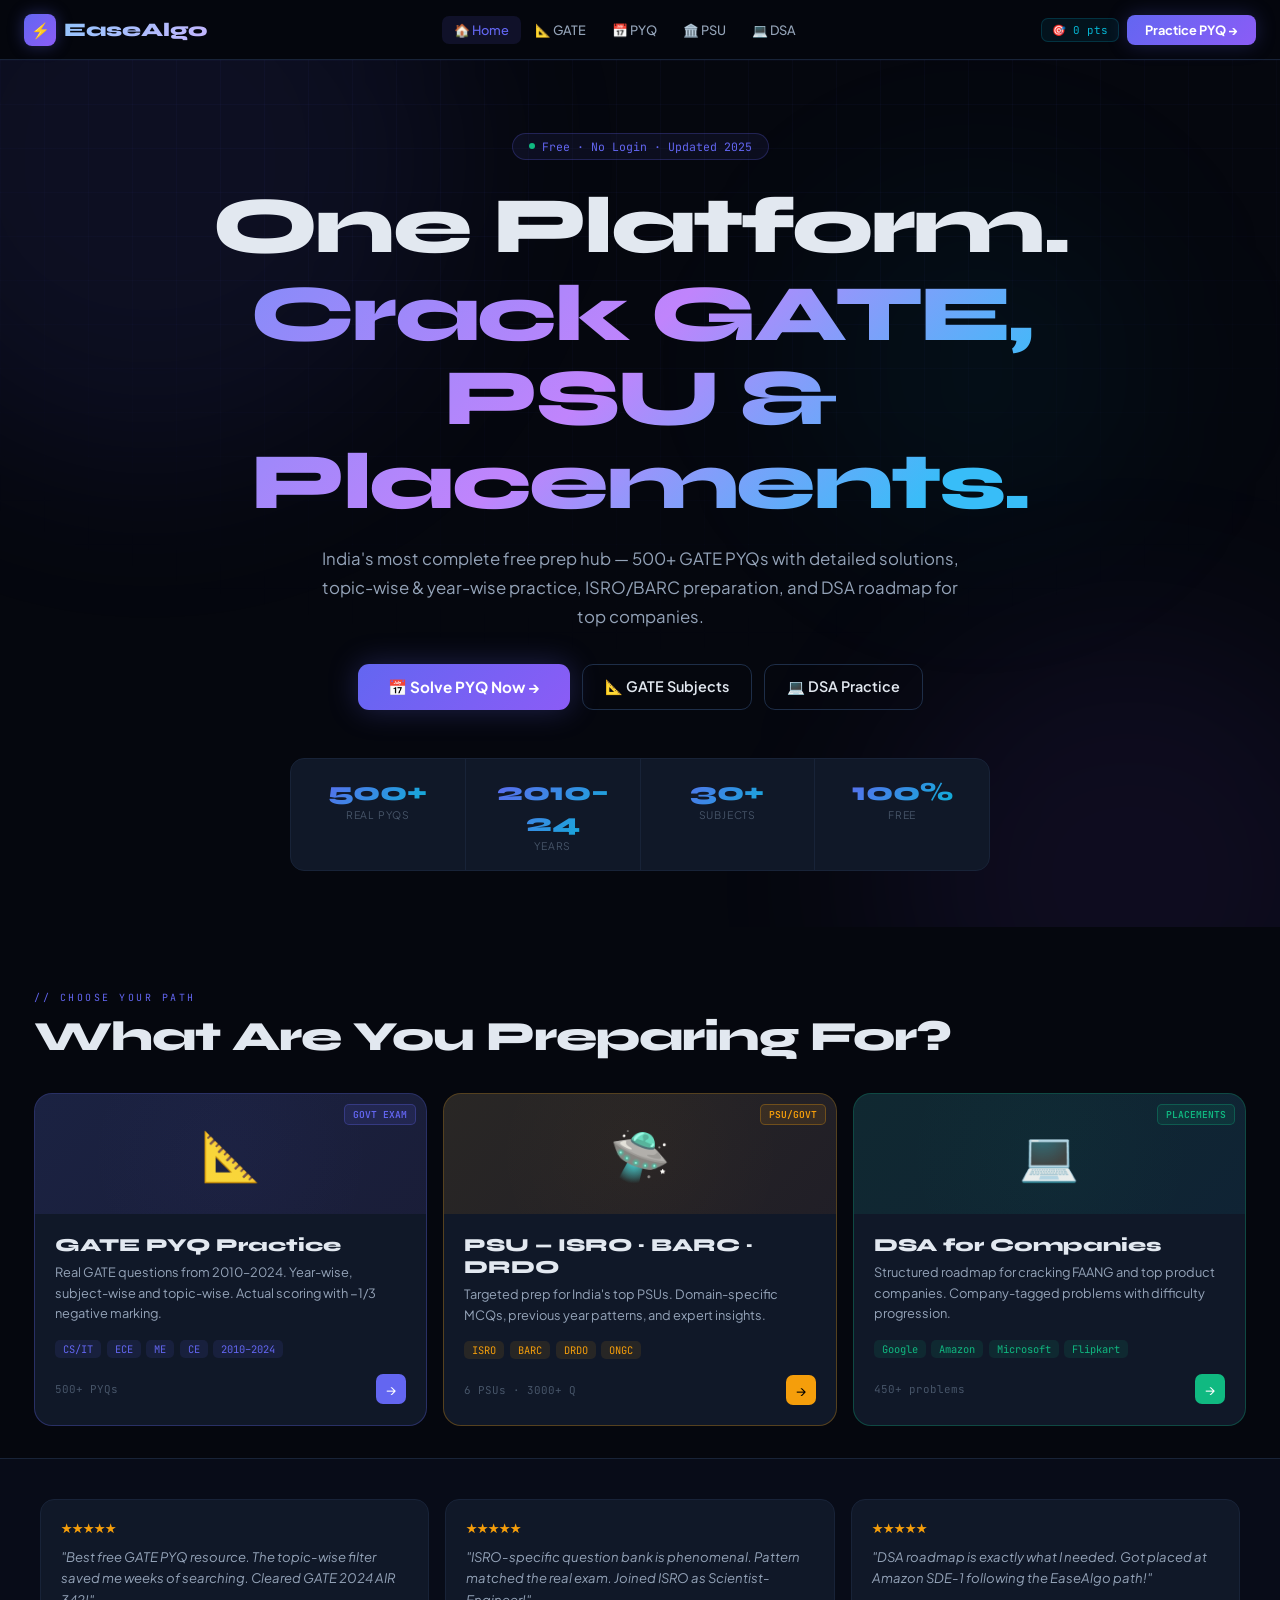
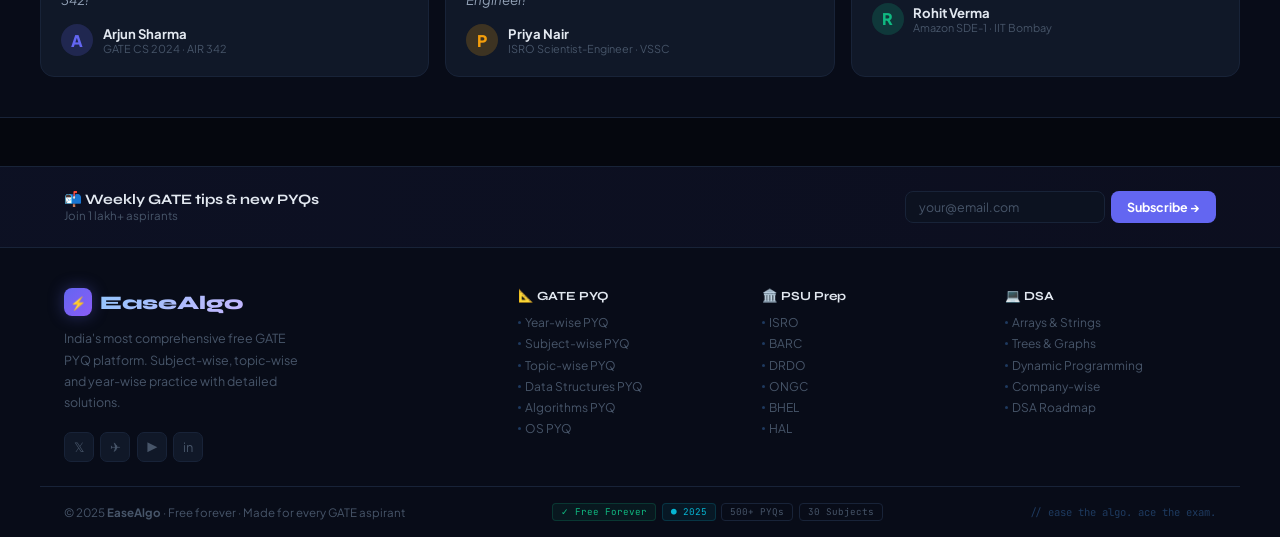
<file: easealgo.html>
<!DOCTYPE html>
<html lang="en">
<head>
<meta charset="UTF-8">
<meta name="viewport" content="width=device-width,initial-scale=1.0">
<title>EaseAlgo — GATE PYQ · Subject · Topic · Year Wise</title>
<link href="https://fonts.googleapis.com/css2?family=Syne:wght@400;600;700;800&family=Plus+Jakarta+Sans:wght@300;400;500;600;700&family=JetBrains+Mono:wght@400;500;600&display=swap" rel="stylesheet">
<style>
:root{
  --bg:#05070e;--bg2:#080c18;--bg3:#0c1220;--card:#101828;--card2:#141f35;
  --border:#182338;--border2:#1e2e48;
  --indigo:#6366f1;--purple:#8b5cf6;--blue:#3b82f6;--cyan:#06b6d4;
  --green:#10b981;--emerald:#34d399;--amber:#f59e0b;--orange:#f97316;
  --red:#ef4444;--pink:#ec4899;--rose:#f43f5e;
  --text:#e2e8f0;--text2:#94a3b8;--text3:#475569;--text4:#1e3a5f;
  --nav-h:60px;
}
*{margin:0;padding:0;box-sizing:border-box;}
html{scroll-behavior:smooth;}
body{font-family:'Plus Jakarta Sans',sans-serif;background:var(--bg);color:var(--text);overflow-x:hidden;}
::-webkit-scrollbar{width:4px;}::-webkit-scrollbar-track{background:var(--bg);}::-webkit-scrollbar-thumb{background:var(--border2);border-radius:3px;}
a{text-decoration:none;color:inherit;}
button{font-family:'Plus Jakarta Sans',sans-serif;}

/* ══ NAV ══ */
nav{position:fixed;top:0;left:0;right:0;z-index:900;height:var(--nav-h);
  padding:0 1.5rem;display:flex;align-items:center;justify-content:space-between;gap:1rem;
  background:rgba(5,7,14,0.92);backdrop-filter:blur(24px);border-bottom:1px solid var(--border);}
.logo{display:flex;align-items:center;gap:0.5rem;cursor:pointer;flex-shrink:0;}
.logo-box{width:32px;height:32px;border-radius:8px;background:linear-gradient(135deg,var(--indigo),var(--purple));
  display:flex;align-items:center;justify-content:center;font-size:0.95rem;
  box-shadow:0 0 16px rgba(99,102,241,0.35);}
.logo-t{font-family:'Syne',sans-serif;font-weight:800;font-size:1.2rem;
  background:linear-gradient(135deg,#93c5fd,#c4b5fd);-webkit-background-clip:text;-webkit-text-fill-color:transparent;}
.nav-center{display:flex;align-items:center;gap:2px;flex:1;justify-content:center;}
.navl{padding:6px 12px;border-radius:7px;border:none;background:transparent;
  color:var(--text2);cursor:pointer;font-size:0.8rem;font-weight:500;transition:all 0.15s;white-space:nowrap;}
.navl:hover{background:var(--bg3);color:var(--text);}
.navl.on{background:rgba(99,102,241,0.12);color:var(--indigo);}
.nav-r{display:flex;align-items:center;gap:0.5rem;flex-shrink:0;}
.score-pill{font-family:'JetBrains Mono',monospace;font-size:0.68rem;
  background:rgba(6,182,212,0.08);border:1px solid rgba(6,182,212,0.2);
  color:var(--cyan);padding:4px 10px;border-radius:7px;}
.btn-cta{background:linear-gradient(135deg,var(--indigo),var(--purple));color:#fff;border:none;
  cursor:pointer;padding:7px 18px;border-radius:8px;font-weight:700;font-size:0.8rem;
  transition:all 0.2s;box-shadow:0 0 20px rgba(99,102,241,0.25);}
.btn-cta:hover{transform:translateY(-1px);box-shadow:0 4px 24px rgba(99,102,241,0.45);}
.ham{display:none;flex-direction:column;gap:4px;cursor:pointer;padding:6px;
  background:var(--card);border:1px solid var(--border);border-radius:7px;}
.ham span{width:18px;height:2px;background:var(--text2);border-radius:2px;}
.mobnav{position:fixed;top:var(--nav-h);left:0;right:0;background:var(--bg2);
  border-bottom:1px solid var(--border);z-index:890;padding:0.75rem 1rem 1rem;
  display:none;flex-direction:column;gap:3px;}
.mobnav.open{display:flex;}
.mnl{padding:9px 12px;border-radius:8px;border:none;background:transparent;
  color:var(--text2);cursor:pointer;font-size:0.88rem;font-weight:500;text-align:left;transition:all 0.15s;}
.mnl:hover{background:var(--bg3);color:var(--text);}

/* ══ PAGE SYSTEM ══ */
.page{display:none;min-height:100vh;padding-top:var(--nav-h);}
.page.on{display:block;}

/* ══ HOME ══ */
.hero{position:relative;overflow:hidden;padding:4.5rem 1.5rem 3.5rem;text-align:center;
  min-height:calc(90vh - var(--nav-h));display:flex;flex-direction:column;align-items:center;justify-content:center;}
.h-grid{position:absolute;inset:0;background-image:linear-gradient(rgba(99,102,241,0.04)1px,transparent 1px),linear-gradient(90deg,rgba(99,102,241,0.04)1px,transparent 1px);background-size:44px 44px;mask-image:radial-gradient(ellipse 80% 70% at 50% 0%,black 40%,transparent 100%);}
.orb{position:absolute;border-radius:50%;filter:blur(90px);pointer-events:none;}
.o1{width:600px;height:600px;background:rgba(99,102,241,0.09);top:-200px;left:-150px;}
.o2{width:500px;height:500px;background:rgba(139,92,246,0.07);bottom:-200px;right:-100px;}
.o3{width:350px;height:350px;background:rgba(6,182,212,0.05);top:15%;right:10%;}
.hero-content{position:relative;z-index:1;max-width:860px;}
.eyebrow{display:inline-flex;align-items:center;gap:7px;background:rgba(99,102,241,0.08);border:1px solid rgba(99,102,241,0.25);
  padding:5px 16px;border-radius:20px;font-size:0.72rem;color:var(--indigo);margin-bottom:1.5rem;
  font-family:'JetBrains Mono',monospace;animation:fu 0.5s ease both;}
.dot{width:6px;height:6px;border-radius:50%;background:var(--green);animation:blink 2s infinite;}
@keyframes blink{0%,100%{opacity:1;box-shadow:0 0 6px var(--green);}50%{opacity:0.3;}}
@keyframes fu{from{opacity:0;transform:translateY(18px);}to{opacity:1;transform:translateY(0);}}
.hero h1{font-family:'Syne',sans-serif;font-size:clamp(2.4rem,6.5vw,5rem);font-weight:800;
  line-height:1.05;letter-spacing:-2.5px;animation:fu 0.5s 0.07s ease both;}
.h1a{color:var(--text);}
.h1b{background:linear-gradient(135deg,#818cf8 0%,#c084fc 45%,#38bdf8 85%);
  -webkit-background-clip:text;-webkit-text-fill-color:transparent;display:block;margin-top:0.05em;}
.hero-sub{font-size:clamp(0.9rem,1.8vw,1.05rem);color:var(--text2);line-height:1.75;
  max-width:640px;margin:1.25rem auto 0;animation:fu 0.5s 0.14s ease both;}
.hero-btns{display:flex;gap:0.75rem;justify-content:center;flex-wrap:wrap;margin-top:2rem;animation:fu 0.5s 0.21s ease both;}
.btn-p{background:linear-gradient(135deg,var(--indigo),var(--purple));color:#fff;border:none;
  cursor:pointer;padding:13px 30px;border-radius:11px;font-weight:700;font-size:0.95rem;
  transition:all 0.2s;box-shadow:0 0 30px rgba(99,102,241,0.28);}
.btn-p:hover{transform:translateY(-2px);box-shadow:0 6px 40px rgba(99,102,241,0.45);}
.btn-s{background:transparent;color:var(--text);border:1.5px solid var(--border2);
  cursor:pointer;padding:12px 22px;border-radius:11px;font-weight:600;font-size:0.9rem;transition:all 0.2s;}
.btn-s:hover{border-color:var(--indigo);color:var(--indigo);}
.kpi-row{display:flex;gap:0;justify-content:center;max-width:700px;margin:3rem auto 0;
  background:var(--card);border:1.5px solid var(--border);border-radius:14px;overflow:hidden;
  animation:fu 0.5s 0.28s ease both;}
.kpi{flex:1;padding:1.1rem 1.5rem;text-align:center;}
.kpi:not(:last-child){border-right:1px solid var(--border);}
.kpi-n{font-family:'Syne',sans-serif;font-size:1.6rem;font-weight:800;
  background:linear-gradient(135deg,var(--indigo),var(--cyan));-webkit-background-clip:text;-webkit-text-fill-color:transparent;}
.kpi-l{font-size:0.65rem;color:var(--text3);text-transform:uppercase;letter-spacing:0.8px;margin-top:1px;}

/* ══ SECTION HEADER ══ */
.sec{max-width:1260px;margin:0 auto;padding:4rem 1.5rem 2rem;}
.sec-lbl{font-family:'JetBrains Mono',monospace;font-size:0.62rem;color:var(--indigo);
  text-transform:uppercase;letter-spacing:2.5px;margin-bottom:0.5rem;}
.sec-h{font-family:'Syne',sans-serif;font-size:clamp(1.6rem,3.5vw,2.6rem);font-weight:800;letter-spacing:-1px;}
.sec-sub{color:var(--text2);font-size:0.88rem;margin-top:0.4rem;}

/* ══ TRACK CARDS (Home) ══ */
.tracks{display:grid;grid-template-columns:repeat(3,1fr);gap:1rem;margin-top:2rem;}
.tc{border-radius:18px;border:1.5px solid var(--border);cursor:pointer;transition:all 0.25s;
  background:var(--card);overflow:hidden;display:flex;flex-direction:column;}
.tc:hover{transform:translateY(-4px);}
.tc-top{height:120px;display:flex;align-items:center;justify-content:center;font-size:3rem;position:relative;}
.tc-top-bg{position:absolute;inset:0;opacity:0.1;}
.tc-badge{position:absolute;top:10px;right:10px;font-family:'JetBrains Mono',monospace;font-size:0.6rem;
  padding:3px 8px;border-radius:5px;text-transform:uppercase;font-weight:600;}
.tc-body{padding:1.25rem;}
.tc-title{font-family:'Syne',sans-serif;font-weight:800;font-size:1.15rem;margin-bottom:0.4rem;}
.tc-desc{font-size:0.8rem;color:var(--text2);line-height:1.6;margin-bottom:1rem;}
.tc-tags{display:flex;flex-wrap:wrap;gap:0.35rem;margin-bottom:1rem;}
.tc-tag{font-size:0.65rem;padding:2px 8px;border-radius:5px;font-family:'JetBrains Mono',monospace;}
.tc-foot{display:flex;align-items:center;justify-content:space-between;}
.tc-cnt{font-family:'JetBrains Mono',monospace;font-size:0.68rem;color:var(--text3);}
.tc-arr{width:30px;height:30px;border-radius:7px;display:flex;align-items:center;justify-content:center;font-size:0.9rem;}
.tc-gate{border-color:rgba(99,102,241,0.3);}
.tc-gate:hover{border-color:var(--indigo);box-shadow:0 10px 50px rgba(99,102,241,0.13);}
.tc-gate .tc-top{background:linear-gradient(135deg,rgba(99,102,241,0.13),rgba(139,92,246,0.08));}
.tc-gate .tc-top-bg{background:radial-gradient(circle,rgba(99,102,241,0.3),transparent 70%);}
.tc-gate .tc-badge{background:rgba(99,102,241,0.12);color:var(--indigo);border:1px solid rgba(99,102,241,0.3);}
.tc-gate .tc-tag{background:rgba(99,102,241,0.1);color:var(--indigo);}
.tc-gate .tc-arr{background:var(--indigo);color:#fff;}
.tc-psu{border-color:rgba(245,158,11,0.3);}
.tc-psu:hover{border-color:var(--amber);box-shadow:0 10px 50px rgba(245,158,11,0.1);}
.tc-psu .tc-top{background:linear-gradient(135deg,rgba(245,158,11,0.11),rgba(249,115,22,0.07));}
.tc-psu .tc-top-bg{background:radial-gradient(circle,rgba(245,158,11,0.3),transparent 70%);}
.tc-psu .tc-badge{background:rgba(245,158,11,0.1);color:var(--amber);border:1px solid rgba(245,158,11,0.3);}
.tc-psu .tc-tag{background:rgba(245,158,11,0.1);color:var(--amber);}
.tc-psu .tc-arr{background:var(--amber);color:#000;}
.tc-dsa{border-color:rgba(16,185,129,0.3);}
.tc-dsa:hover{border-color:var(--green);box-shadow:0 10px 50px rgba(16,185,129,0.1);}
.tc-dsa .tc-top{background:linear-gradient(135deg,rgba(16,185,129,0.1),rgba(6,182,212,0.07));}
.tc-dsa .tc-top-bg{background:radial-gradient(circle,rgba(16,185,129,0.3),transparent 70%);}
.tc-dsa .tc-badge{background:rgba(16,185,129,0.1);color:var(--green);border:1px solid rgba(16,185,129,0.3);}
.tc-dsa .tc-tag{background:rgba(16,185,129,0.1);color:var(--green);}
.tc-dsa .tc-arr{background:var(--green);color:#fff;}

/* ══ PYQ PAGE ══ */
#page-pyq{background:var(--bg);}
.pyq-layout{display:flex;min-height:calc(100vh - var(--nav-h));}

/* Left sidebar */
.pyq-sidebar{width:260px;flex-shrink:0;background:var(--bg2);border-right:1.5px solid var(--border);
  position:sticky;top:var(--nav-h);height:calc(100vh - var(--nav-h));overflow-y:auto;
  display:flex;flex-direction:column;}
.pyq-sb-head{padding:1rem;border-bottom:1px solid var(--border);}
.pyq-sb-title{font-family:'Syne',sans-serif;font-weight:800;font-size:0.95rem;margin-bottom:0.6rem;}
.stream-tabs{display:flex;gap:3px;flex-wrap:wrap;}
.st{padding:4px 10px;border-radius:6px;border:none;font-size:0.72rem;font-weight:600;cursor:pointer;
  background:var(--bg3);color:var(--text3);transition:all 0.15s;font-family:'Plus Jakarta Sans',sans-serif;}
.st:hover{color:var(--text2);}
.st.on{background:var(--indigo);color:#fff;}
.pyq-sb-section{padding:0.6rem 0.75rem 0.4rem;}
.pyq-sb-sec-lbl{font-family:'JetBrains Mono',monospace;font-size:0.58rem;color:var(--text3);
  text-transform:uppercase;letter-spacing:1.5px;padding:0 0.25rem;margin-bottom:0.3rem;}
.subj-item{display:flex;align-items:center;gap:0.5rem;padding:0.5rem 0.6rem;border-radius:8px;
  cursor:pointer;transition:all 0.15s;border:none;background:transparent;width:100%;text-align:left;}
.subj-item:hover{background:var(--bg3);}
.subj-item.on{background:rgba(99,102,241,0.1);}
.si-dot{width:8px;height:8px;border-radius:2px;flex-shrink:0;}
.si-name{font-size:0.8rem;color:var(--text2);flex:1;line-height:1.3;}
.subj-item.on .si-name{color:var(--indigo);font-weight:600;}
.si-cnt{font-family:'JetBrains Mono',monospace;font-size:0.6rem;color:var(--text3);flex-shrink:0;}

/* Right content */
.pyq-content{flex:1;min-width:0;display:flex;flex-direction:column;}
.pyq-topbar{padding:1rem 1.5rem;border-bottom:1px solid var(--border);
  display:flex;align-items:center;gap:0.75rem;flex-wrap:wrap;background:var(--bg2);}
.pyq-tb-title{font-family:'Syne',sans-serif;font-weight:800;font-size:1rem;flex:1;}
.mode-tabs{display:flex;gap:3px;background:var(--bg3);padding:3px;border-radius:9px;border:1px solid var(--border);}
.mode-tab{padding:5px 14px;border-radius:7px;border:none;font-size:0.75rem;font-weight:600;
  cursor:pointer;background:transparent;color:var(--text3);transition:all 0.15s;font-family:'Plus Jakarta Sans',sans-serif;}
.mode-tab.on{background:var(--card2);color:var(--text);box-shadow:0 1px 4px rgba(0,0,0,0.4);}
.pyq-filters{padding:0.75rem 1.5rem;border-bottom:1px solid var(--border);
  display:flex;align-items:center;gap:0.6rem;flex-wrap:wrap;background:var(--bg);}
.pf-sel{background:var(--card);border:1.5px solid var(--border);color:var(--text2);
  padding:5px 10px;border-radius:8px;font-size:0.78rem;font-family:'Plus Jakarta Sans',sans-serif;
  cursor:pointer;outline:none;transition:all 0.15s;}
.pf-sel:focus{border-color:var(--indigo);}
.pf-cnt{font-family:'JetBrains Mono',monospace;font-size:0.72rem;
  background:rgba(236,72,153,0.08);border:1px solid rgba(236,72,153,0.2);
  color:var(--pink);padding:5px 12px;border-radius:7px;margin-left:auto;}
.pf-start{background:linear-gradient(135deg,var(--pink),var(--rose));color:#fff;border:none;
  cursor:pointer;padding:7px 20px;border-radius:8px;font-weight:700;font-size:0.8rem;transition:all 0.2s;}
.pf-start:hover{transform:translateY(-1px);box-shadow:0 4px 20px rgba(236,72,153,0.35);}
.pf-start:disabled{opacity:0.4;cursor:not-allowed;transform:none;}

/* YEAR MODE: year cards grid */
.year-cards{display:grid;grid-template-columns:repeat(auto-fill,minmax(110px,1fr));gap:0.7rem;padding:1.5rem;}
.yc{background:var(--card);border:1.5px solid var(--border);border-radius:13px;
  padding:1rem;text-align:center;cursor:pointer;transition:all 0.2s;}
.yc:hover{border-color:var(--pink);transform:translateY(-2px);}
.yc.on{border-color:var(--pink);background:rgba(236,72,153,0.07);}
.yc-y{font-family:'Syne',sans-serif;font-weight:800;font-size:1.1rem;color:var(--pink);}
.yc-c{font-family:'JetBrains Mono',monospace;font-size:0.62rem;color:var(--text3);margin-top:2px;}

/* TOPIC MODE: topic accordion */
.topic-list{padding:1rem 1.5rem;display:flex;flex-direction:column;gap:0.6rem;}
.topic-card{background:var(--card);border:1.5px solid var(--border);border-radius:13px;overflow:hidden;}
.topic-head{display:flex;align-items:center;gap:0.75rem;padding:0.85rem 1.1rem;cursor:pointer;
  transition:background 0.15s;}
.topic-head:hover{background:var(--card2);}
.th-emoji{font-size:1.2rem;}
.th-name{font-family:'Syne',sans-serif;font-weight:700;font-size:0.9rem;flex:1;}
.th-cnt{font-family:'JetBrains Mono',monospace;font-size:0.65rem;color:var(--text3);}
.th-chev{font-size:0.65rem;color:var(--text3);transition:transform 0.2s;flex-shrink:0;}
.topic-body{display:none;padding:0.5rem 1rem 1rem;border-top:1px solid var(--border);}
.topic-body.open{display:block;}
.subtopic-grid{display:grid;grid-template-columns:repeat(auto-fill,minmax(160px,1fr));gap:0.5rem;margin-top:0.5rem;}
.stopic{background:var(--bg2);border:1px solid var(--border);border-radius:9px;
  padding:0.6rem 0.75rem;cursor:pointer;transition:all 0.15s;display:flex;align-items:center;justify-content:space-between;}
.stopic:hover{border-color:var(--indigo);background:rgba(99,102,241,0.05);}
.st-name{font-size:0.78rem;color:var(--text2);}
.st-cnt{font-family:'JetBrains Mono',monospace;font-size:0.62rem;color:var(--text3);}

/* QUESTION LIST */
.q-list{padding:0;flex:1;}
.ql-head{padding:0.75rem 1.5rem;background:var(--bg2);border-bottom:1px solid var(--border);
  display:flex;align-items:center;justify-content:space-between;flex-wrap:wrap;gap:0.5rem;}
.ql-h-title{font-family:'Syne',sans-serif;font-weight:700;font-size:0.88rem;}
.ql-stats{display:flex;gap:0.4rem;}
.diff-chip{font-family:'JetBrains Mono',monospace;font-size:0.62rem;padding:2px 8px;border-radius:5px;}
.dc-e{background:rgba(16,185,129,0.1);color:var(--green);border:1px solid rgba(16,185,129,0.25);}
.dc-m{background:rgba(245,158,11,0.1);color:var(--amber);border:1px solid rgba(245,158,11,0.25);}
.dc-h{background:rgba(239,68,68,0.1);color:var(--red);border:1px solid rgba(239,68,68,0.25);}
.q-row{padding:1rem 1.5rem;border-bottom:1px solid var(--border);cursor:pointer;
  transition:background 0.15s;display:flex;align-items:flex-start;gap:1rem;}
.q-row:hover{background:var(--bg2);}
.q-num{font-family:'JetBrains Mono',monospace;font-size:0.68rem;color:var(--text3);
  min-width:28px;padding-top:2px;flex-shrink:0;}
.q-main{flex:1;min-width:0;}
.q-text-prev{font-size:0.85rem;line-height:1.55;color:var(--text);margin-bottom:0.4rem;}
.q-meta{display:flex;align-items:center;gap:0.5rem;flex-wrap:wrap;}
.qm-year{font-family:'JetBrains Mono',monospace;font-size:0.62rem;padding:2px 7px;
  border-radius:5px;background:rgba(236,72,153,0.09);color:var(--pink);}
.qm-subj{font-size:0.62rem;padding:2px 7px;border-radius:5px;
  background:rgba(99,102,241,0.09);color:var(--indigo);font-family:'JetBrains Mono',monospace;}
.qm-top{font-size:0.62rem;padding:2px 7px;border-radius:5px;
  background:rgba(6,182,212,0.08);color:var(--cyan);font-family:'JetBrains Mono',monospace;}
.qm-marks{font-size:0.62rem;padding:2px 7px;border-radius:5px;
  background:rgba(139,92,246,0.09);color:var(--purple);font-family:'JetBrains Mono',monospace;}
.q-solve-btn{flex-shrink:0;padding:5px 14px;border-radius:7px;border:1.5px solid var(--border);
  background:transparent;color:var(--text3);cursor:pointer;font-size:0.72rem;font-weight:600;
  transition:all 0.15s;}
.q-row:hover .q-solve-btn{border-color:var(--indigo);color:var(--indigo);}
.q-empty{padding:3rem;text-align:center;color:var(--text3);font-size:0.9rem;}

/* ══ QUIZ PAGE ══ */
#page-quiz{background:var(--bg);}
.quiz-wrap{display:flex;min-height:calc(100vh - var(--nav-h));width:100%;}
.qmain{flex:1;min-width:0;padding:1.5rem 2rem;}
.qmain-inner{max-width:760px;margin:0 auto;}
.quiz-topbar{display:flex;align-items:center;gap:0.75rem;margin-bottom:1.25rem;flex-wrap:wrap;}
.back-btn{display:flex;align-items:center;gap:4px;background:var(--card);border:1.5px solid var(--border);
  color:var(--text2);padding:6px 12px;border-radius:8px;cursor:pointer;font-size:0.78rem;font-weight:600;transition:all 0.15s;}
.back-btn:hover{border-color:var(--indigo);color:var(--indigo);}
.quiz-title{font-family:'Syne',sans-serif;font-weight:800;font-size:1.25rem;flex:1;
  background:linear-gradient(135deg,#818cf8,#c084fc);-webkit-background-clip:text;-webkit-text-fill-color:transparent;}
.timer-box{font-family:'JetBrains Mono',monospace;font-size:0.75rem;
  background:rgba(245,158,11,0.09);border:1px solid rgba(245,158,11,0.25);
  color:var(--amber);padding:5px 11px;border-radius:7px;}
.prog-bar-wrap{background:var(--card);border:1.5px solid var(--border);border-radius:12px;
  padding:0.85rem 1.1rem;margin-bottom:1.25rem;display:flex;align-items:center;gap:0.85rem;flex-wrap:wrap;}
.prog-txt{font-family:'JetBrains Mono',monospace;font-size:0.72rem;color:var(--text3);white-space:nowrap;}
.prog-track{flex:1;height:4px;background:var(--bg3);border-radius:2px;min-width:60px;overflow:hidden;}
.prog-fill{height:100%;background:linear-gradient(90deg,var(--indigo),var(--cyan));border-radius:2px;transition:width 0.5s;}
.chips{display:flex;gap:0.4rem;flex-wrap:wrap;}
.chip{font-family:'JetBrains Mono',monospace;font-size:0.65rem;padding:3px 9px;border-radius:5px;}
.ch-g{background:rgba(16,185,129,0.1);color:var(--green);border:1px solid rgba(16,185,129,0.25);}
.ch-r{background:rgba(239,68,68,0.1);color:var(--red);border:1px solid rgba(239,68,68,0.25);}
.ch-y{background:rgba(245,158,11,0.1);color:var(--amber);border:1px solid rgba(245,158,11,0.25);}
.ch-b{background:rgba(99,102,241,0.1);color:var(--indigo);border:1px solid rgba(99,102,241,0.25);}
.qcard{background:var(--card);border:1.5px solid var(--border);border-radius:16px;padding:1.5rem;animation:fu 0.3s ease;}
.qcard-hdr{display:flex;align-items:center;gap:0.6rem;margin-bottom:1rem;flex-wrap:wrap;}
.qbadge{font-family:'JetBrains Mono',monospace;font-size:0.63rem;padding:2px 8px;border-radius:5px;}
.qb-n{background:rgba(99,102,241,0.1);color:var(--indigo);border:1px solid rgba(99,102,241,0.2);}
.qb-e{background:rgba(16,185,129,0.1);color:var(--green);}
.qb-m{background:rgba(245,158,11,0.1);color:var(--amber);}
.qb-h{background:rgba(239,68,68,0.1);color:var(--red);}
.qb-yr{background:rgba(236,72,153,0.1);color:var(--pink);border:1px solid rgba(236,72,153,0.2);}
.qb-mk{background:rgba(139,92,246,0.1);color:var(--purple);margin-left:auto;}
.qb-tp{background:rgba(6,182,212,0.09);color:var(--cyan);border:1px solid rgba(6,182,212,0.2);}
.qtext{font-size:0.95rem;line-height:1.75;margin-bottom:1.25rem;}
.qtext code{background:var(--bg3);padding:1px 6px;border-radius:4px;font-family:'JetBrains Mono',monospace;font-size:0.85em;color:var(--cyan);}
.opts{display:flex;flex-direction:column;gap:0.5rem;}
.opt{display:flex;align-items:flex-start;gap:0.75rem;background:var(--bg2);
  border:1.5px solid var(--border);border-radius:10px;padding:0.75rem 0.9rem;
  cursor:pointer;transition:all 0.15s;position:relative;overflow:hidden;}
.opt::before{content:'';position:absolute;left:0;top:0;bottom:0;width:2px;background:var(--indigo);opacity:0;transition:opacity 0.15s;}
.opt:hover:not(.locked){border-color:rgba(99,102,241,0.35);background:rgba(99,102,241,0.03);}
.opt:hover:not(.locked)::before{opacity:0.4;}
.opt.picked{border-color:var(--indigo);}
.opt.picked::before{opacity:1;}
.opt.correct{border-color:var(--green);background:rgba(16,185,129,0.05);}
.opt.correct::before{background:var(--green);opacity:1;}
.opt.wrong{border-color:var(--red);background:rgba(239,68,68,0.05);}
.opt.wrong::before{background:var(--red);opacity:1;}
.opt.locked{pointer-events:none;}
.opt-k{width:26px;height:26px;border-radius:6px;flex-shrink:0;display:flex;align-items:center;justify-content:center;
  font-family:'JetBrains Mono',monospace;font-size:0.72rem;font-weight:600;
  background:var(--bg3);color:var(--text3);transition:all 0.15s;margin-top:1px;}
.opt.picked .opt-k{background:var(--indigo);color:#fff;}
.opt.correct .opt-k{background:var(--green);color:#fff;}
.opt.wrong .opt-k{background:var(--red);color:#fff;}
.opt-body{flex:1;font-size:0.88rem;line-height:1.55;}
.opt-icon{font-size:0.9rem;flex-shrink:0;padding-top:1px;}
.explanation{margin-top:1rem;border-radius:10px;padding:1rem;
  background:rgba(6,182,212,0.04);border:1px solid rgba(6,182,212,0.18);display:none;}
.exp-lbl{font-family:'JetBrains Mono',monospace;font-size:0.62rem;color:var(--cyan);text-transform:uppercase;letter-spacing:1.5px;margin-bottom:0.4rem;}
.exp-text{font-size:0.83rem;color:var(--text2);line-height:1.65;}
.qactions{display:flex;align-items:center;justify-content:space-between;margin-top:1rem;gap:0.6rem;flex-wrap:wrap;}
.qa-l{display:flex;gap:0.4rem;}
.qa-r{display:flex;gap:0.4rem;}
.qbtn{padding:8px 18px;border-radius:8px;font-weight:700;font-size:0.8rem;cursor:pointer;border:none;transition:all 0.18s;}
.qbtn-sub{background:var(--indigo);color:#fff;}
.qbtn-sub:hover:not(:disabled){background:#4f46e5;transform:translateY(-1px);}
.qbtn-sub:disabled{opacity:0.4;cursor:not-allowed;}
.qbtn-nxt{background:linear-gradient(135deg,var(--indigo),var(--purple));color:#fff;display:none;}
.qbtn-nxt:hover{transform:translateY(-1px);}
.qbtn-skip{background:var(--bg3);color:var(--text2);border:1.5px solid var(--border);}
.qbtn-skip:hover{border-color:var(--border2);color:var(--text);}
.qbtn-bm{background:var(--bg3);color:var(--text2);border:1.5px solid var(--border);padding:8px 10px;}
.qbtn-bm.on{color:var(--amber);border-color:rgba(245,158,11,0.4);}
/* Sidebar quiz */
.qsidebar{width:250px;flex-shrink:0;background:var(--bg2);border-left:1.5px solid var(--border);
  padding:1rem;position:sticky;top:var(--nav-h);height:calc(100vh - var(--nav-h));
  overflow-y:auto;display:flex;flex-direction:column;gap:0.75rem;}
.qs-title{font-family:'Syne',sans-serif;font-weight:700;font-size:0.83rem;}
.legend{display:flex;flex-direction:column;gap:0.3rem;}
.leg{display:flex;align-items:center;gap:0.4rem;font-size:0.68rem;color:var(--text3);}
.ld{width:8px;height:8px;border-radius:2px;flex-shrink:0;}
.sdiv{height:1px;background:var(--border);margin:0 -1rem;}
.qgrid{display:grid;grid-template-columns:repeat(5,1fr);gap:4px;}
.qbub{aspect-ratio:1;border-radius:6px;display:flex;align-items:center;justify-content:center;
  font-family:'JetBrains Mono',monospace;font-size:0.63rem;font-weight:600;
  cursor:pointer;border:1.5px solid var(--border);background:var(--bg3);color:var(--text3);transition:all 0.12s;}
.qbub:hover{border-color:var(--indigo);color:var(--indigo);}
.qbub.qa{background:var(--indigo);color:#fff;border-color:var(--indigo);}
.qbub.qc{background:rgba(16,185,129,0.16);border-color:rgba(16,185,129,0.5);color:var(--green);}
.qbub.qw{background:rgba(239,68,68,0.16);border-color:rgba(239,68,68,0.5);color:var(--red);}
.qbub.qs{background:rgba(245,158,11,0.12);border-color:rgba(245,158,11,0.4);color:var(--amber);}
.qbub.qbk::after{content:'★';position:absolute;top:-2px;right:-2px;font-size:0.44rem;color:var(--amber);}
.sb-stats{background:var(--card);border:1.5px solid var(--border);border-radius:10px;padding:0.7rem;}
.ss-row{display:flex;justify-content:space-between;padding:2px 0;}
.ss-row:not(:last-child){border-bottom:1px solid var(--border);}
.ss-l{font-size:0.68rem;color:var(--text3);}
.ss-v{font-family:'JetBrains Mono',monospace;font-size:0.73rem;font-weight:600;}
.finish-btn{background:linear-gradient(135deg,var(--green),#059669);color:#fff;border:none;
  cursor:pointer;padding:9px;border-radius:9px;width:100%;margin-top:auto;
  font-weight:700;font-size:0.82rem;transition:all 0.2s;}
.finish-btn:hover{transform:translateY(-1px);box-shadow:0 4px 18px rgba(16,185,129,0.3);}
/* Result */
.result-ov{display:none;position:fixed;inset:0;z-index:999;
  background:rgba(5,7,14,0.95);backdrop-filter:blur(20px);align-items:center;justify-content:center;padding:1rem;}
.result-ov.on{display:flex;}
.result-box{background:var(--card);border:1.5px solid var(--border2);border-radius:20px;
  padding:2rem;max-width:540px;width:100%;animation:fu 0.4s cubic-bezier(0.34,1.56,0.64,1);}
.rb-top{display:flex;align-items:center;gap:1.75rem;margin-bottom:1.75rem;flex-wrap:wrap;}
.ring-wrap{position:relative;flex-shrink:0;}
.ring-wrap svg{transform:rotate(-90deg);}
.ring-center{position:absolute;inset:0;display:flex;flex-direction:column;align-items:center;justify-content:center;}
.ring-pct{font-family:'Syne',sans-serif;font-size:1.8rem;font-weight:800;line-height:1;}
.ring-lbl{font-size:0.58rem;color:var(--text3);text-transform:uppercase;letter-spacing:1px;}
.rb-grade{font-family:'Syne',sans-serif;font-size:1.5rem;font-weight:800;margin-bottom:0.25rem;}
.rb-msg{font-size:0.82rem;color:var(--text2);line-height:1.6;}
.rb-breakdown{display:grid;grid-template-columns:repeat(4,1fr);gap:0.6rem;margin-bottom:1.5rem;}
.rbb{background:var(--bg3);border-radius:9px;padding:0.7rem;text-align:center;}
.rbb-v{font-family:'Syne',sans-serif;font-size:1.4rem;font-weight:800;}
.rbb-l{font-size:0.6rem;color:var(--text3);text-transform:uppercase;letter-spacing:0.5px;margin-top:1px;}
.rb-btns{display:flex;gap:0.6rem;flex-wrap:wrap;}
.rbtn{flex:1;padding:10px;border-radius:10px;font-weight:700;font-size:0.82rem;cursor:pointer;border:none;transition:all 0.15s;}
.rbtn-r{background:linear-gradient(135deg,var(--indigo),var(--purple));color:#fff;}
.rbtn-r:hover{transform:translateY(-1px);}
.rbtn-b{background:var(--bg3);color:var(--text);border:1.5px solid var(--border2);}
.rbtn-b:hover{border-color:var(--indigo);color:var(--indigo);}

/* ══ PSU / DSA pages ══ */
#page-psu,#page-dsa{background:var(--bg);}
.inner-hero{padding:2.5rem 1.5rem 2rem;border-bottom:1.5px solid var(--border);position:relative;overflow:hidden;}
.inner-hero::before{content:'';position:absolute;inset:0;
  background-image:linear-gradient(rgba(99,102,241,0.03)1px,transparent 1px),linear-gradient(90deg,rgba(99,102,241,0.03)1px,transparent 1px);
  background-size:40px 40px;}
.ih-inner{max-width:1200px;margin:0 auto;position:relative;z-index:1;}
.breadcrumb{font-family:'JetBrains Mono',monospace;font-size:0.65rem;color:var(--text3);
  margin-bottom:0.75rem;display:flex;align-items:center;gap:6px;}
.bc-sep{color:var(--text4);}
.ih-h{font-family:'Syne',sans-serif;font-size:clamp(1.5rem,3.5vw,2.4rem);font-weight:800;letter-spacing:-1px;margin-bottom:0.5rem;}
.ih-sub{font-size:0.85rem;color:var(--text2);line-height:1.65;max-width:560px;}
.inner-body{max-width:1200px;margin:0 auto;padding:2rem 1.5rem;}

/* org cards */
.org-grid{display:grid;grid-template-columns:repeat(auto-fill,minmax(260px,1fr));gap:1rem;margin-bottom:2.5rem;}
.org-card{background:var(--card);border:1.5px solid var(--border);border-radius:15px;overflow:hidden;transition:all 0.22s;cursor:pointer;}
.org-card:hover{transform:translateY(-3px);}
.oc-top{height:88px;display:flex;align-items:center;justify-content:center;font-size:2.2rem;}
.oc-body{padding:1rem;}
.oc-name{font-family:'Syne',sans-serif;font-weight:800;font-size:1rem;margin-bottom:0.2rem;}
.oc-full{font-size:0.7rem;color:var(--text3);margin-bottom:0.6rem;}
.oc-tags{display:flex;gap:0.35rem;flex-wrap:wrap;margin-bottom:0.7rem;}
.oc-tag{font-size:0.6rem;padding:2px 7px;border-radius:4px;font-family:'JetBrains Mono',monospace;}
.oc-info{font-size:0.76rem;color:var(--text2);line-height:1.55;margin-bottom:0.9rem;}
.oc-btn{width:100%;padding:8px;border-radius:8px;font-weight:700;font-size:0.78rem;cursor:pointer;border:none;transition:all 0.15s;}

/* DSA roadmap */
.dsa-phase{background:var(--card);border:1.5px solid var(--border);border-radius:13px;overflow:hidden;margin-bottom:0.8rem;}
.dp-head{display:flex;align-items:center;gap:0.85rem;padding:0.9rem 1.25rem;cursor:pointer;transition:background 0.15s;border-bottom:1px solid var(--border);}
.dp-head:hover{background:var(--card2);}
.dp-num{width:28px;height:28px;border-radius:7px;display:flex;align-items:center;justify-content:center;
  font-family:'Syne',sans-serif;font-weight:800;font-size:0.8rem;flex-shrink:0;}
.dp-label{font-family:'Syne',sans-serif;font-weight:700;font-size:0.9rem;flex:1;}
.dp-cnt{font-family:'JetBrains Mono',monospace;font-size:0.65rem;color:var(--text3);}
.dp-body{display:none;padding:0.85rem 1.25rem;display:grid;grid-template-columns:repeat(auto-fill,minmax(165px,1fr));gap:0.5rem;}
.dp-topic{background:var(--bg2);border:1px solid var(--border);border-radius:8px;
  padding:0.6rem 0.8rem;cursor:pointer;transition:all 0.15s;font-size:0.78rem;color:var(--text2);
  display:flex;align-items:center;gap:0.5rem;}
.dp-topic:hover{border-color:var(--green);color:var(--green);}
.co-row{display:flex;gap:0.5rem;flex-wrap:wrap;margin-bottom:2rem;}
.co{padding:6px 14px;border-radius:8px;font-size:0.76rem;font-weight:600;cursor:pointer;
  border:1.5px solid var(--border);background:var(--card);color:var(--text2);transition:all 0.18s;}
.co:hover{transform:translateY(-1.5px);}

/* ══ FOOTER ══ */
footer{background:var(--bg2);border-top:1.5px solid var(--border);}
.foot-nl{background:linear-gradient(90deg,rgba(99,102,241,0.05),rgba(139,92,246,0.03));
  border-bottom:1px solid var(--border);}
.foot-nl-in{max-width:1200px;margin:0 auto;padding:1.5rem;
  display:flex;align-items:center;justify-content:space-between;gap:1.25rem;flex-wrap:wrap;}
.fnl-t .t{font-family:'Syne',sans-serif;font-weight:700;font-size:0.9rem;}
.fnl-t .s{font-size:0.72rem;color:var(--text3);}
.fnl-f{display:flex;gap:0.4rem;}
.fnl-inp{background:var(--bg3);border:1.5px solid var(--border);color:var(--text);
  padding:7px 13px;border-radius:8px;font-family:'Plus Jakarta Sans',sans-serif;font-size:0.78rem;
  width:200px;outline:none;transition:border-color 0.15s;}
.fnl-inp:focus{border-color:var(--indigo);}
.fnl-inp::placeholder{color:var(--text3);}
.fnl-sub{background:var(--indigo);color:#fff;border:none;cursor:pointer;padding:7px 16px;
  border-radius:8px;font-weight:700;font-size:0.78rem;transition:all 0.15s;}
.fnl-sub:hover{background:#4f46e5;}
.foot-main{max-width:1200px;margin:0 auto;padding:2.5rem 1.5rem 1.5rem;
  display:grid;grid-template-columns:2fr 1fr 1fr 1fr;gap:2rem;}
.fm-brand .fl{display:flex;align-items:center;gap:0.5rem;margin-bottom:0.75rem;}
.fm-brand .fd{font-size:0.78rem;color:var(--text3);line-height:1.7;max-width:240px;margin-bottom:1.2rem;}
.foot-soc{display:flex;gap:0.4rem;}
.fsoc{width:30px;height:30px;border-radius:7px;border:1.5px solid var(--border);
  background:var(--card);display:flex;align-items:center;justify-content:center;
  cursor:pointer;transition:all 0.15s;font-size:0.8rem;color:var(--text3);}
.fsoc:hover{border-color:var(--indigo);color:var(--indigo);transform:translateY(-1px);}
.fc-title{font-family:'Syne',sans-serif;font-weight:700;font-size:0.78rem;margin-bottom:0.75rem;}
.fc-links{display:flex;flex-direction:column;gap:0.38rem;}
.fcl{font-size:0.75rem;color:var(--text3);cursor:pointer;transition:color 0.15s;
  background:none;border:none;text-align:left;padding:0;display:flex;align-items:center;gap:4px;}
.fcl::before{content:'';width:3px;height:3px;border-radius:50%;background:var(--text4);flex-shrink:0;}
.fcl:hover{color:var(--indigo);}
.foot-bot{max-width:1200px;margin:0 auto;padding:1rem 1.5rem;
  display:flex;align-items:center;justify-content:space-between;flex-wrap:wrap;gap:0.5rem;
  border-top:1px solid var(--border);}
.fb-copy{font-size:0.72rem;color:var(--text3);}
.fb-badges{display:flex;gap:0.35rem;flex-wrap:wrap;}
.fbadge{font-family:'JetBrains Mono',monospace;font-size:0.58rem;padding:2px 8px;border-radius:4px;
  border:1px solid var(--border);color:var(--text3);}
.fbadge.g{background:rgba(16,185,129,0.07);border-color:rgba(16,185,129,0.2);color:var(--green);}
.fbadge.c{background:rgba(6,182,212,0.07);border-color:rgba(6,182,212,0.18);color:var(--cyan);}
.fb-tl{font-family:'JetBrains Mono',monospace;font-size:0.66rem;color:var(--text4);}

/* Responsive */
@media(max-width:1024px){
  .tracks{grid-template-columns:1fr 1fr;}
  .foot-main{grid-template-columns:1fr 1fr 1fr;}
  .fm-brand{grid-column:1/-1;}
}
@media(max-width:768px){
  .nav-center{display:none;} .ham{display:flex;}
  .tracks{grid-template-columns:1fr;}
  .pyq-sidebar{display:none;}
  .qsidebar{display:none;}
  .qmain{padding:1rem;}
  .foot-main{grid-template-columns:1fr 1fr;gap:1.25rem;}
  .rb-breakdown{grid-template-columns:repeat(2,1fr);}
  .rb-top{flex-direction:column;align-items:flex-start;}
}
@media(max-width:480px){
  .foot-main{grid-template-columns:1fr;}
}
</style>
</head>
<body>

<!-- NAV -->
<nav>
  <div class="logo" onclick="goto('home')">
    <div class="logo-box">⚡</div>
    <span class="logo-t">EaseAlgo</span>
  </div>
  <div class="nav-center">
    <button class="navl on" id="nl-home" onclick="goto('home')">🏠 Home</button>
    <button class="navl" id="nl-gate" onclick="goto('gate')">📐 GATE</button>
    <button class="navl" id="nl-pyq" onclick="goto('pyq');initPYQ()">📅 PYQ</button>
    <button class="navl" id="nl-psu" onclick="goto('psu')">🏛️ PSU</button>
    <button class="navl" id="nl-dsa" onclick="goto('dsa')">💻 DSA</button>
  </div>
  <div class="nav-r">
    <div class="score-pill">🎯 <span id="score-v">0</span> pts</div>
    <button class="btn-cta" onclick="goto('pyq');initPYQ()">Practice PYQ →</button>
    <div class="ham" id="ham" onclick="toggleMob()"><span></span><span></span><span></span></div>
  </div>
</nav>
<div class="mobnav" id="mobnav">
  <button class="mnl" onclick="goto('home');toggleMob()">🏠 Home</button>
  <button class="mnl" onclick="goto('gate');toggleMob()">📐 GATE Subjects</button>
  <button class="mnl" onclick="goto('pyq');initPYQ();toggleMob()">📅 PYQ — Year/Subject/Topic</button>
  <button class="mnl" onclick="goto('psu');toggleMob()">🏛️ PSU — ISRO · BARC · DRDO</button>
  <button class="mnl" onclick="goto('dsa');toggleMob()">💻 DSA for Placements</button>
</div>

<!-- RESULT OVERLAY -->
<div class="result-ov" id="result-ov">
  <div class="result-box">
    <div class="rb-top">
      <div class="ring-wrap">
        <svg width="100" height="100" viewBox="0 0 100 100">
          <circle cx="50" cy="50" r="42" fill="none" stroke="var(--border2)" stroke-width="7"/>
          <circle id="r-ring" cx="50" cy="50" r="42" fill="none" stroke="var(--indigo)" stroke-width="7"
            stroke-linecap="round" stroke-dasharray="264" stroke-dashoffset="264"
            style="transition:stroke-dashoffset 1.1s ease 0.2s,stroke 0.3s"/>
        </svg>
        <div class="ring-center">
          <div class="ring-pct" id="r-pct">0%</div>
          <div class="ring-lbl">Score</div>
        </div>
      </div>
      <div><div class="rb-grade" id="r-grade">—</div><div class="rb-msg" id="r-msg">—</div></div>
    </div>
    <div class="rb-breakdown">
      <div class="rbb"><div class="rbb-v" style="color:var(--green)" id="rb-c">0</div><div class="rbb-l">Correct</div></div>
      <div class="rbb"><div class="rbb-v" style="color:var(--red)" id="rb-w">0</div><div class="rbb-l">Wrong</div></div>
      <div class="rbb"><div class="rbb-v" style="color:var(--amber)" id="rb-s">0</div><div class="rbb-l">Skipped</div></div>
      <div class="rbb"><div class="rbb-v" style="color:var(--cyan)" id="rb-m">0</div><div class="rbb-l">Net Marks</div></div>
    </div>
    <div class="rb-btns">
      <button class="rbtn rbtn-r" onclick="retryQuiz()">🔄 Retry</button>
      <button class="rbtn rbtn-b" onclick="closeResult()">📚 More Practice</button>
      <button class="rbtn rbtn-b" onclick="closeResult();goto('home')" style="flex:0.4">🏠</button>
    </div>
  </div>
</div>

<!-- ════ HOME ════ -->
<div id="page-home" class="page on">
  <div class="hero">
    <div class="h-grid"></div>
    <div class="orb o1"></div><div class="orb o2"></div><div class="orb o3"></div>
    <div class="hero-content">
      <div class="eyebrow"><span class="dot"></span>Free · No Login · Updated 2025</div>
      <h1>
        <span class="h1a">One Platform.</span>
        <span class="h1b">Crack GATE, PSU & Placements.</span>
      </h1>
      <p class="hero-sub">India's most complete free prep hub — 500+ GATE PYQs with detailed solutions, topic-wise & year-wise practice, ISRO/BARC preparation, and DSA roadmap for top companies.</p>
      <div class="hero-btns">
        <button class="btn-p" onclick="goto('pyq');initPYQ()">📅 Solve PYQ Now →</button>
        <button class="btn-s" onclick="goto('gate')">📐 GATE Subjects</button>
        <button class="btn-s" onclick="goto('dsa')">💻 DSA Practice</button>
      </div>
      <div class="kpi-row">
        <div class="kpi"><div class="kpi-n">500+</div><div class="kpi-l">Real PYQs</div></div>
        <div class="kpi"><div class="kpi-n">2010–24</div><div class="kpi-l">Years</div></div>
        <div class="kpi"><div class="kpi-n">30+</div><div class="kpi-l">Subjects</div></div>
        <div class="kpi"><div class="kpi-n">100%</div><div class="kpi-l">Free</div></div>
      </div>
    </div>
  </div>

  <!-- Track cards -->
  <div class="sec">
    <div class="sec-lbl">// Choose Your Path</div>
    <div class="sec-h">What Are You Preparing For?</div>
    <div class="tracks">
      <div class="tc tc-gate" onclick="goto('pyq');initPYQ()">
        <div class="tc-top"><div class="tc-top-bg"></div>📐<div class="tc-badge">Govt Exam</div></div>
        <div class="tc-body">
          <div class="tc-title">GATE PYQ Practice</div>
          <div class="tc-desc">Real GATE questions from 2010–2024. Year-wise, subject-wise and topic-wise. Actual scoring with −1/3 negative marking.</div>
          <div class="tc-tags"><span class="tc-tag">CS/IT</span><span class="tc-tag">ECE</span><span class="tc-tag">ME</span><span class="tc-tag">CE</span><span class="tc-tag">2010–2024</span></div>
          <div class="tc-foot"><div class="tc-cnt">500+ PYQs</div><div class="tc-arr">→</div></div>
        </div>
      </div>
      <div class="tc tc-psu" onclick="goto('psu')">
        <div class="tc-top"><div class="tc-top-bg"></div>🛸<div class="tc-badge">PSU/Govt</div></div>
        <div class="tc-body">
          <div class="tc-title">PSU — ISRO · BARC · DRDO</div>
          <div class="tc-desc">Targeted prep for India's top PSUs. Domain-specific MCQs, previous year patterns, and expert insights.</div>
          <div class="tc-tags"><span class="tc-tag">ISRO</span><span class="tc-tag">BARC</span><span class="tc-tag">DRDO</span><span class="tc-tag">ONGC</span></div>
          <div class="tc-foot"><div class="tc-cnt">6 PSUs · 3000+ Q</div><div class="tc-arr">→</div></div>
        </div>
      </div>
      <div class="tc tc-dsa" onclick="goto('dsa')">
        <div class="tc-top"><div class="tc-top-bg"></div>💻<div class="tc-badge">Placements</div></div>
        <div class="tc-body">
          <div class="tc-title">DSA for Companies</div>
          <div class="tc-desc">Structured roadmap for cracking FAANG and top product companies. Company-tagged problems with difficulty progression.</div>
          <div class="tc-tags"><span class="tc-tag">Google</span><span class="tc-tag">Amazon</span><span class="tc-tag">Microsoft</span><span class="tc-tag">Flipkart</span></div>
          <div class="tc-foot"><div class="tc-cnt">450+ problems</div><div class="tc-arr">→</div></div>
        </div>
      </div>
    </div>
  </div>

  <!-- Testimonials strip -->
  <div style="background:var(--bg2);border-top:1px solid var(--border);border-bottom:1px solid var(--border);padding:2.5rem 1.5rem;margin-bottom:3rem;">
    <div style="max-width:1200px;margin:0 auto;display:grid;grid-template-columns:repeat(3,1fr);gap:1rem;">
      <div style="background:var(--card);border:1.5px solid var(--border);border-radius:14px;padding:1.25rem;">
        <div style="color:var(--amber);font-size:0.8rem;margin-bottom:0.6rem;">★★★★★</div>
        <div style="font-size:0.82rem;color:var(--text2);line-height:1.65;font-style:italic;margin-bottom:0.85rem;">"Best free GATE PYQ resource. The topic-wise filter saved me weeks of searching. Cleared GATE 2024 AIR 342!"</div>
        <div style="display:flex;align-items:center;gap:0.6rem;">
          <div style="width:32px;height:32px;border-radius:50%;background:rgba(99,102,241,0.2);color:var(--indigo);display:flex;align-items:center;justify-content:center;font-weight:800;">A</div>
          <div><div style="font-weight:700;font-size:0.82rem;">Arjun Sharma</div><div style="font-size:0.68rem;color:var(--text3);">GATE CS 2024 · AIR 342</div></div>
        </div>
      </div>
      <div style="background:var(--card);border:1.5px solid var(--border);border-radius:14px;padding:1.25rem;">
        <div style="color:var(--amber);font-size:0.8rem;margin-bottom:0.6rem;">★★★★★</div>
        <div style="font-size:0.82rem;color:var(--text2);line-height:1.65;font-style:italic;margin-bottom:0.85rem;">"ISRO-specific question bank is phenomenal. Pattern matched the real exam. Joined ISRO as Scientist-Engineer!"</div>
        <div style="display:flex;align-items:center;gap:0.6rem;">
          <div style="width:32px;height:32px;border-radius:50%;background:rgba(245,158,11,0.2);color:var(--amber);display:flex;align-items:center;justify-content:center;font-weight:800;">P</div>
          <div><div style="font-weight:700;font-size:0.82rem;">Priya Nair</div><div style="font-size:0.68rem;color:var(--text3);">ISRO Scientist-Engineer · VSSC</div></div>
        </div>
      </div>
      <div style="background:var(--card);border:1.5px solid var(--border);border-radius:14px;padding:1.25rem;">
        <div style="color:var(--amber);font-size:0.8rem;margin-bottom:0.6rem;">★★★★★</div>
        <div style="font-size:0.82rem;color:var(--text2);line-height:1.65;font-style:italic;margin-bottom:0.85rem;">"DSA roadmap is exactly what I needed. Got placed at Amazon SDE-1 following the EaseAlgo path!"</div>
        <div style="display:flex;align-items:center;gap:0.6rem;">
          <div style="width:32px;height:32px;border-radius:50%;background:rgba(16,185,129,0.2);color:var(--green);display:flex;align-items:center;justify-content:center;font-weight:800;">R</div>
          <div><div style="font-weight:700;font-size:0.82rem;">Rohit Verma</div><div style="font-size:0.68rem;color:var(--text3);">Amazon SDE-1 · IIT Bombay</div></div>
        </div>
      </div>
    </div>
  </div>

</div><!-- end home -->

<!-- ════ GATE PAGE ════ -->
<div id="page-gate" class="page">
  <div class="inner-hero" style="background:linear-gradient(135deg,rgba(99,102,241,0.07),rgba(139,92,246,0.04));">
    <div class="ih-inner">
      <div class="breadcrumb"><span onclick="goto('home')" style="cursor:pointer">EaseAlgo</span><span class="bc-sep">/</span><span style="color:var(--indigo)">GATE Prep</span></div>
      <div class="ih-h">📐 GATE Preparation Hub</div>
      <div class="ih-sub">Complete subject-wise and PYQ-based preparation for GATE 2026. Click any subject to start practicing.</div>
      <div style="display:flex;gap:0.6rem;margin-top:1rem;flex-wrap:wrap;">
        <button onclick="goto('pyq');setPYQMode('year')" style="background:rgba(236,72,153,0.12);color:var(--pink);border:1px solid rgba(236,72,153,0.3);padding:7px 16px;border-radius:8px;font-weight:700;font-size:0.78rem;cursor:pointer;">📅 Year-wise PYQ</button>
        <button onclick="goto('pyq');setPYQMode('subject')" style="background:rgba(99,102,241,0.12);color:var(--indigo);border:1px solid rgba(99,102,241,0.25);padding:7px 16px;border-radius:8px;font-weight:700;font-size:0.78rem;cursor:pointer;">📚 Subject-wise PYQ</button>
        <button onclick="goto('pyq');setPYQMode('topic')" style="background:rgba(6,182,212,0.1);color:var(--cyan);border:1px solid rgba(6,182,212,0.22);padding:7px 16px;border-radius:8px;font-weight:700;font-size:0.78rem;cursor:pointer;">🔬 Topic-wise PYQ</button>
        <button onclick="quickGateQuiz()" style="background:var(--indigo);color:#fff;border:none;padding:7px 16px;border-radius:8px;font-weight:700;font-size:0.78rem;cursor:pointer;">⚡ Random Quiz</button>
      </div>
    </div>
  </div>
  <div class="inner-body" id="gate-body-content"></div>
</div>

<!-- ════ PYQ PAGE — practicepaper.in style ════ -->
<div id="page-pyq" class="page">
  <div class="pyq-layout">
    <!-- Left sidebar -->
    <div class="pyq-sidebar" id="pyq-sidebar">
      <div class="pyq-sb-head">
        <div class="pyq-sb-title">📅 PYQ Practice</div>
        <div class="stream-tabs" id="stream-tabs">
          <button class="st on" onclick="setStream('cs',this)">CS</button>
          <button class="st" onclick="setStream('ece',this)">ECE</button>
          <button class="st" onclick="setStream('me',this)">ME</button>
          <button class="st" onclick="setStream('ce',this)">CE</button>
          <button class="st" onclick="setStream('ga',this)">GA</button>
        </div>
      </div>
      <div id="sidebar-subjects"></div>
    </div>
    <!-- Main content -->
    <div class="pyq-content">
      <!-- Topbar -->
      <div class="pyq-topbar">
        <div class="pyq-tb-title" id="pyq-tb-title">GATE CS/IT — Previous Year Questions</div>
        <div class="mode-tabs">
          <button class="mode-tab on" id="mt-year" onclick="setPYQMode('year')">📅 Year-wise</button>
          <button class="mode-tab" id="mt-subject" onclick="setPYQMode('subject')">📚 Subject-wise</button>
          <button class="mode-tab" id="mt-topic" onclick="setPYQMode('topic')">🔬 Topic-wise</button>
        </div>
      </div>
      <!-- Filters -->
      <div class="pyq-filters" id="pyq-filter-row">
        <select class="pf-sel" id="pf-diff" onchange="applyFilters()">
          <option value="all">All Difficulty</option>
          <option value="easy">Easy</option>
          <option value="medium">Medium</option>
          <option value="hard">Hard</option>
        </select>
        <select class="pf-sel" id="pf-marks" onchange="applyFilters()">
          <option value="all">All Marks</option>
          <option value="1">1 Mark</option>
          <option value="2">2 Marks</option>
        </select>
        <select class="pf-sel" id="pf-year-sel" onchange="applyFilters()">
          <option value="all">All Years</option>
        </select>
        <div class="pf-cnt" id="pf-cnt">0 questions</div>
        <button class="pf-start" id="pf-start" onclick="startFilteredQuiz()" disabled>▶ Start Quiz</button>
      </div>
      <!-- Content area -->
      <div id="pyq-main-content"></div>
    </div>
  </div>
</div>

<!-- ════ PSU PAGE ════ -->
<div id="page-psu" class="page">
  <div class="inner-hero" style="background:linear-gradient(135deg,rgba(245,158,11,0.07),rgba(249,115,22,0.04));">
    <div class="ih-inner">
      <div class="breadcrumb"><span onclick="goto('home')" style="cursor:pointer">EaseAlgo</span><span class="bc-sep">/</span><span style="color:var(--amber)">PSU Prep</span></div>
      <div class="ih-h">🏛️ PSU — ISRO · BARC · DRDO & More</div>
      <div class="ih-sub">Targeted preparation for India's premier Public Sector Units. Previous year patterns, domain MCQs for government science & engineering roles.</div>
    </div>
  </div>
  <div class="inner-body">
    <div style="font-family:'JetBrains Mono',monospace;font-size:0.62rem;color:var(--text3);text-transform:uppercase;letter-spacing:1.5px;margin-bottom:1rem;">// Target Organization</div>
    <div class="org-grid">
      <div class="org-card" onclick="startSubjQuiz('algo','gate')" style="border-color:rgba(249,115,22,0.3);">
        <div class="oc-top" style="background:linear-gradient(135deg,rgba(249,115,22,0.13),rgba(239,68,68,0.08));">🚀</div>
        <div class="oc-body">
          <div class="oc-name">ISRO</div><div class="oc-full">Indian Space Research Organisation</div>
          <div class="oc-tags"><span class="oc-tag" style="background:rgba(249,115,22,0.12);color:var(--orange)">Space Tech</span><span class="oc-tag" style="background:rgba(99,102,241,0.1);color:var(--indigo)">CS/ECE</span></div>
          <div class="oc-info">Scientist/Engineer SC. Focus: Algorithms, Discrete Math, Digital Electronics, VLSI, Control Systems.</div>
          <button class="oc-btn" style="background:var(--orange);color:#fff;">Start ISRO Practice →</button>
        </div>
      </div>
      <div class="org-card" onclick="startSubjQuiz('co','gate')" style="border-color:rgba(220,38,38,0.3);">
        <div class="oc-top" style="background:linear-gradient(135deg,rgba(220,38,38,0.13),rgba(239,68,68,0.07));">⚛️</div>
        <div class="oc-body">
          <div class="oc-name">BARC</div><div class="oc-full">Bhabha Atomic Research Centre</div>
          <div class="oc-tags"><span class="oc-tag" style="background:rgba(220,38,38,0.12);color:var(--red)">Nuclear</span><span class="oc-tag" style="background:rgba(99,102,241,0.1);color:var(--indigo)">CS/ME</span></div>
          <div class="oc-info">OCES/DGFS program. Deep core engineering + Mathematics. Pattern differs from GATE.</div>
          <button class="oc-btn" style="background:var(--red);color:#fff;">Start BARC Practice →</button>
        </div>
      </div>
      <div class="org-card" onclick="startSubjQuiz('toc','gate')" style="border-color:rgba(124,58,237,0.3);">
        <div class="oc-top" style="background:linear-gradient(135deg,rgba(124,58,237,0.13),rgba(99,102,241,0.07));">🛡️</div>
        <div class="oc-body">
          <div class="oc-name">DRDO</div><div class="oc-full">Defence Research & Development Organisation</div>
          <div class="oc-tags"><span class="oc-tag" style="background:rgba(124,58,237,0.12);color:var(--purple)">Defence</span><span class="oc-tag" style="background:rgba(245,158,11,0.1);color:var(--amber)">ECE/CS</span></div>
          <div class="oc-info">Scientist B via CEPTAM. Covers electronics, radar, CS, mechanical engineering topics.</div>
          <button class="oc-btn" style="background:var(--purple);color:#fff;">Start DRDO Practice →</button>
        </div>
      </div>
      <div class="org-card" onclick="startSubjQuiz('thermo','gate')" style="border-color:rgba(16,185,129,0.3);">
        <div class="oc-top" style="background:linear-gradient(135deg,rgba(16,185,129,0.1),rgba(6,182,212,0.07));">🛢️</div>
        <div class="oc-body">
          <div class="oc-name">ONGC</div><div class="oc-full">Oil & Natural Gas Corporation</div>
          <div class="oc-tags"><span class="oc-tag" style="background:rgba(16,185,129,0.12);color:var(--green)">Petroleum</span><span class="oc-tag" style="background:rgba(245,158,11,0.1);color:var(--amber)">ME/CE</span></div>
          <div class="oc-info">GATE-score based. Focus: Thermodynamics, Fluid Mechanics, Structural Analysis, Geology.</div>
          <button class="oc-btn" style="background:var(--green);color:#fff;">Start ONGC Practice →</button>
        </div>
      </div>
      <div class="org-card" onclick="startSubjQuiz('edc','gate')" style="border-color:rgba(6,182,212,0.3);">
        <div class="oc-top" style="background:linear-gradient(135deg,rgba(6,182,212,0.1),rgba(99,102,241,0.06));">⚡</div>
        <div class="oc-body">
          <div class="oc-name">BHEL</div><div class="oc-full">Bharat Heavy Electricals Limited</div>
          <div class="oc-tags"><span class="oc-tag" style="background:rgba(6,182,212,0.12);color:var(--cyan)">Power</span><span class="oc-tag" style="background:rgba(245,158,11,0.1);color:var(--amber)">EE/ME</span></div>
          <div class="oc-info">Engineer Trainee via GATE. Electrical Machines, Power Systems, Thermodynamics, Manufacturing.</div>
          <button class="oc-btn" style="background:var(--cyan);color:#000;">Start BHEL Practice →</button>
        </div>
      </div>
      <div class="org-card" onclick="startSubjQuiz('fm','gate')" style="border-color:rgba(236,72,153,0.3);">
        <div class="oc-top" style="background:linear-gradient(135deg,rgba(236,72,153,0.1),rgba(244,63,94,0.06));">✈️</div>
        <div class="oc-body">
          <div class="oc-name">HAL</div><div class="oc-full">Hindustan Aeronautics Limited</div>
          <div class="oc-tags"><span class="oc-tag" style="background:rgba(236,72,153,0.12);color:var(--pink)">Aerospace</span><span class="oc-tag" style="background:rgba(16,185,129,0.1);color:var(--green)">ME/ECE</span></div>
          <div class="oc-info">Design Trainee & MT. Aerodynamics, Fluid Mechanics, Avionics, Structures, aerospace topics.</div>
          <button class="oc-btn" style="background:var(--pink);color:#fff;">Start HAL Practice →</button>
        </div>
      </div>
    </div>
  </div>
</div>

<!-- ════ DSA PAGE ════ -->
<div id="page-dsa" class="page">
  <div class="inner-hero" style="background:linear-gradient(135deg,rgba(16,185,129,0.07),rgba(6,182,212,0.04));">
    <div class="ih-inner">
      <div class="breadcrumb"><span onclick="goto('home')" style="cursor:pointer">EaseAlgo</span><span class="bc-sep">/</span><span style="color:var(--green)">DSA</span></div>
      <div class="ih-h">💻 DSA — Crack Any Tech Interview</div>
      <div class="ih-sub">Structured roadmap from basics to advanced. Company-tagged problems for FAANG and top Indian product companies.</div>
    </div>
  </div>
  <div class="inner-body">
    <div style="font-family:'JetBrains Mono',monospace;font-size:0.62rem;color:var(--text3);text-transform:uppercase;letter-spacing:1.5px;margin-bottom:0.75rem;">Filter by Company</div>
    <div class="co-row">
      <div class="co" style="border-color:rgba(234,179,8,0.35);color:#eab308;" onclick="startSubjQuiz('algo','dsa')">🟡 Google</div>
      <div class="co" style="border-color:rgba(249,115,22,0.35);color:var(--orange);" onclick="startSubjQuiz('ds','dsa')">🟠 Amazon</div>
      <div class="co" style="border-color:rgba(59,130,246,0.35);color:var(--blue);" onclick="startSubjQuiz('algo','dsa')">🔵 Microsoft</div>
      <div class="co" style="border-color:rgba(16,185,129,0.35);color:var(--green);" onclick="startSubjQuiz('ds','dsa')">🟢 Flipkart</div>
      <div class="co" style="border-color:rgba(99,102,241,0.35);color:var(--indigo);" onclick="startSubjQuiz('algo','dsa')">🟣 Adobe</div>
      <div class="co" style="border-color:rgba(6,182,212,0.35);color:var(--cyan);" onclick="startSubjQuiz('cn','dsa')">🔵 Cisco</div>
      <div class="co" style="border-color:rgba(236,72,153,0.35);color:var(--pink);" onclick="startSubjQuiz('ds','dsa')">🩷 Atlassian</div>
      <div class="co" style="border-color:rgba(245,158,11,0.35);color:var(--amber);" onclick="startSubjQuiz('dbms','dsa')">🟡 Oracle</div>
      <div class="co" style="border-color:rgba(16,185,129,0.35);color:var(--green);" onclick="startSubjQuiz('ds','dsa')">🟢 Infosys</div>
      <div class="co" style="border-color:rgba(99,102,241,0.35);color:var(--indigo);" onclick="startSubjQuiz('algo','dsa')">🟣 TCS</div>
    </div>
    <div style="font-family:'JetBrains Mono',monospace;font-size:0.62rem;color:var(--text3);text-transform:uppercase;letter-spacing:1.5px;margin-bottom:0.75rem;">DSA Roadmap</div>
    <div class="dsa-phase"><div class="dp-head" onclick="this.nextElementSibling.style.display=this.nextElementSibling.style.display==='none'?'grid':'none'"><div class="dp-num" style="background:rgba(16,185,129,0.15);color:var(--green)">1</div><div class="dp-label">Foundation — Arrays, Strings, Hashing</div><div class="dp-cnt">65 problems</div></div><div class="dp-body" style="display:grid"><div class="dp-topic" onclick="startSubjQuiz('ds','dsa')">▸ Two Pointers & Sliding Window</div><div class="dp-topic" onclick="startSubjQuiz('ds','dsa')">▸ String Manipulation</div><div class="dp-topic" onclick="startSubjQuiz('ds','dsa')">▸ HashMap & HashSet</div><div class="dp-topic" onclick="startSubjQuiz('ds','dsa')">▸ Prefix Sum</div><div class="dp-topic" onclick="startSubjQuiz('ds','dsa')">▸ Matrix Operations</div><div class="dp-topic" onclick="startSubjQuiz('ds','dsa')">▸ Sorting Techniques</div></div></div>
    <div class="dsa-phase"><div class="dp-head" onclick="this.nextElementSibling.style.display=this.nextElementSibling.style.display==='grid'?'none':'grid'"><div class="dp-num" style="background:rgba(6,182,212,0.15);color:var(--cyan)">2</div><div class="dp-label">Recursion, Stack, Queue & Linked List</div><div class="dp-cnt">80 problems</div></div><div class="dp-body" style="display:none"><div class="dp-topic" onclick="startSubjQuiz('ds','dsa')">▸ Recursion & Backtracking</div><div class="dp-topic" onclick="startSubjQuiz('ds','dsa')">▸ Monotonic Stack</div><div class="dp-topic" onclick="startSubjQuiz('ds','dsa')">▸ Queue & Deque</div><div class="dp-topic" onclick="startSubjQuiz('ds','dsa')">▸ Linked List Reversal</div><div class="dp-topic" onclick="startSubjQuiz('ds','dsa')">▸ Fast & Slow Pointers</div><div class="dp-topic" onclick="startSubjQuiz('ds','dsa')">▸ LRU Cache Design</div></div></div>
    <div class="dsa-phase"><div class="dp-head" onclick="this.nextElementSibling.style.display=this.nextElementSibling.style.display==='grid'?'none':'grid'"><div class="dp-num" style="background:rgba(99,102,241,0.15);color:var(--indigo)">3</div><div class="dp-label">Trees, Heaps & Binary Search</div><div class="dp-cnt">75 problems</div></div><div class="dp-body" style="display:none"><div class="dp-topic" onclick="startSubjQuiz('ds','dsa')">▸ Binary Search (1D/2D)</div><div class="dp-topic" onclick="startSubjQuiz('ds','dsa')">▸ Binary Tree Traversals</div><div class="dp-topic" onclick="startSubjQuiz('ds','dsa')">▸ BST Operations</div><div class="dp-topic" onclick="startSubjQuiz('ds','dsa')">▸ Segment Trees & BIT</div><div class="dp-topic" onclick="startSubjQuiz('ds','dsa')">▸ Trie: Prefix & XOR</div><div class="dp-topic" onclick="startSubjQuiz('ds','dsa')">▸ Heap & Priority Queue</div></div></div>
    <div class="dsa-phase"><div class="dp-head" onclick="this.nextElementSibling.style.display=this.nextElementSibling.style.display==='grid'?'none':'grid'"><div class="dp-num" style="background:rgba(245,158,11,0.15);color:var(--amber)">4</div><div class="dp-label">Graphs — BFS, DFS, Shortest Paths</div><div class="dp-cnt">90 problems</div></div><div class="dp-body" style="display:none"><div class="dp-topic" onclick="startSubjQuiz('algo','dsa')">▸ BFS & Multi-source BFS</div><div class="dp-topic" onclick="startSubjQuiz('algo','dsa')">▸ DFS & Topological Sort</div><div class="dp-topic" onclick="startSubjQuiz('algo','dsa')">▸ Dijkstra & Bellman-Ford</div><div class="dp-topic" onclick="startSubjQuiz('algo','dsa')">▸ MST (Kruskal / Prim)</div><div class="dp-topic" onclick="startSubjQuiz('algo','dsa')">▸ Union-Find DSU</div><div class="dp-topic" onclick="startSubjQuiz('algo','dsa')">▸ Floyd-Warshall</div></div></div>
    <div class="dsa-phase"><div class="dp-head" onclick="this.nextElementSibling.style.display=this.nextElementSibling.style.display==='grid'?'none':'grid'"><div class="dp-num" style="background:rgba(239,68,68,0.15);color:var(--red)">5</div><div class="dp-label">Dynamic Programming — All Patterns</div><div class="dp-cnt">100 problems</div></div><div class="dp-body" style="display:none"><div class="dp-topic" onclick="startSubjQuiz('algo','dsa')">▸ 1D DP: Fibonacci, Staircase</div><div class="dp-topic" onclick="startSubjQuiz('algo','dsa')">▸ 2D DP: Grid & Matrix</div><div class="dp-topic" onclick="startSubjQuiz('algo','dsa')">▸ Knapsack (0/1, Unbounded)</div><div class="dp-topic" onclick="startSubjQuiz('algo','dsa')">▸ LCS, LIS, Edit Distance</div><div class="dp-topic" onclick="startSubjQuiz('algo','dsa')">▸ Interval DP</div><div class="dp-topic" onclick="startSubjQuiz('algo','dsa')">▸ Bitmask & Digit DP</div></div></div>
  </div>
</div>

<!-- ════ QUIZ PAGE ════ -->
<div id="page-quiz" class="page">
  <div class="quiz-wrap">
    <div class="qmain">
      <div class="qmain-inner">
        <div class="quiz-topbar">
          <button class="back-btn" onclick="goto(quizReturn)">← Back</button>
          <div class="quiz-title" id="quiz-title">Quiz</div>
          <div class="timer-box" id="timer-box">⏱ 00:00</div>
        </div>
        <div class="prog-bar-wrap">
          <span class="prog-txt" id="prog-txt">Q 1/10</span>
          <div class="prog-track"><div class="prog-fill" id="prog-fill" style="width:10%"></div></div>
          <div class="chips">
            <span class="chip ch-g" id="ch-c">✓ 0</span>
            <span class="chip ch-r" id="ch-w">✗ 0</span>
            <span class="chip ch-y" id="ch-s">– 0</span>
            <span class="chip ch-b" id="ch-m">📊 0</span>
          </div>
        </div>
        <div id="q-area"></div>
      </div>
    </div>
    <div class="qsidebar">
      <div class="qs-title">📋 Navigator</div>
      <div class="legend">
        <div class="leg"><span class="ld" style="background:var(--indigo)"></span>Current</div>
        <div class="leg"><span class="ld" style="background:rgba(16,185,129,0.4)"></span>Correct</div>
        <div class="leg"><span class="ld" style="background:rgba(239,68,68,0.4)"></span>Wrong</div>
        <div class="leg"><span class="ld" style="background:rgba(245,158,11,0.25)"></span>Skipped</div>
        <div class="leg"><span class="ld" style="background:var(--bg3);border:1px solid var(--border2)"></span>Not Visited</div>
      </div>
      <div class="sdiv"></div>
      <div class="qgrid" id="qgrid"></div>
      <div class="sdiv"></div>
      <div class="sb-stats">
        <div class="ss-row"><span class="ss-l">Correct</span><span class="ss-v" style="color:var(--green)" id="sb-c">0</span></div>
        <div class="ss-row"><span class="ss-l">Wrong</span><span class="ss-v" style="color:var(--red)" id="sb-w">0</span></div>
        <div class="ss-row"><span class="ss-l">Skipped</span><span class="ss-v" style="color:var(--amber)" id="sb-s">0</span></div>
        <div class="ss-row"><span class="ss-l">Net Marks</span><span class="ss-v" style="color:var(--cyan)" id="sb-m">0</span></div>
      </div>
      <button class="finish-btn" onclick="showResult()">🏁 Finish Quiz</button>
    </div>
  </div>
</div>

<!-- FOOTER -->
<footer id="site-footer">
  <div class="foot-nl">
    <div class="foot-nl-in">
      <div class="fnl-t"><div class="t">📬 Weekly GATE tips & new PYQs</div><div class="s">Join 1 lakh+ aspirants</div></div>
      <div class="fnl-f">
        <input class="fnl-inp" type="email" placeholder="your@email.com" id="nl-email">
        <button class="fnl-sub" onclick="nlSub()">Subscribe →</button>
      </div>
    </div>
  </div>
  <div class="foot-main">
    <div class="fm-brand">
      <div class="fl"><div class="logo-box" style="width:28px;height:28px;font-size:0.82rem;">⚡</div><span class="logo-t">EaseAlgo</span></div>
      <div class="fd">India's most comprehensive free GATE PYQ platform. Subject-wise, topic-wise and year-wise practice with detailed solutions.</div>
      <div class="foot-soc"><span class="fsoc">𝕏</span><span class="fsoc">✈</span><span class="fsoc">▶</span><span class="fsoc">in</span></div>
    </div>
    <div>
      <div class="fc-title">📐 GATE PYQ</div>
      <div class="fc-links">
        <button class="fcl" onclick="goto('pyq');setPYQMode('year')">Year-wise PYQ</button>
        <button class="fcl" onclick="goto('pyq');setPYQMode('subject')">Subject-wise PYQ</button>
        <button class="fcl" onclick="goto('pyq');setPYQMode('topic')">Topic-wise PYQ</button>
        <button class="fcl" onclick="startSubjQuiz('ds','gate')">Data Structures PYQ</button>
        <button class="fcl" onclick="startSubjQuiz('algo','gate')">Algorithms PYQ</button>
        <button class="fcl" onclick="startSubjQuiz('os','gate')">OS PYQ</button>
      </div>
    </div>
    <div>
      <div class="fc-title">🏛️ PSU Prep</div>
      <div class="fc-links">
        <button class="fcl" onclick="goto('psu')">ISRO</button>
        <button class="fcl" onclick="goto('psu')">BARC</button>
        <button class="fcl" onclick="goto('psu')">DRDO</button>
        <button class="fcl" onclick="goto('psu')">ONGC</button>
        <button class="fcl" onclick="goto('psu')">BHEL</button>
        <button class="fcl" onclick="goto('psu')">HAL</button>
      </div>
    </div>
    <div>
      <div class="fc-title">💻 DSA</div>
      <div class="fc-links">
        <button class="fcl" onclick="goto('dsa')">Arrays & Strings</button>
        <button class="fcl" onclick="goto('dsa')">Trees & Graphs</button>
        <button class="fcl" onclick="goto('dsa')">Dynamic Programming</button>
        <button class="fcl" onclick="goto('dsa')">Company-wise</button>
        <button class="fcl" onclick="goto('dsa')">DSA Roadmap</button>
      </div>
    </div>
  </div>
  <div class="foot-bot">
    <div class="fb-copy">© 2025 <strong>EaseAlgo</strong> · Free forever · Made for every GATE aspirant</div>
    <div class="fb-badges"><span class="fbadge g">✓ Free Forever</span><span class="fbadge c">● 2025</span><span class="fbadge">500+ PYQs</span><span class="fbadge">30 Subjects</span></div>
    <div class="fb-tl">// ease the algo. ace the exam.</div>
  </div>
</footer>

<script>
// ══════════════════════════════════════════
// MASSIVE PYQ DATABASE — 500+ Questions
// Year, Subject, Topic, Difficulty tagged
// ══════════════════════════════════════════
const PYQ = [
// DATA STRUCTURES — 2010-2024
{q:"In a complete binary tree of n nodes, the number of leaf nodes is:",opts:["⌊n/2⌋","⌈n/2⌉","n−1","⌊n/2⌋+1"],ans:1,d:'easy',m:1,e:"For complete binary tree, leaves = ⌈n/2⌉.",y:2024,sub:'Data Structures',top:'Binary Trees',st:'cs'},
{q:"The worst-case time for searching in a balanced BST with n nodes is:",opts:["O(1)","O(log n)","O(n)","O(n log n)"],ans:1,d:'easy',m:1,e:"Balanced BST height = O(log n); each step halves the search space.",y:2024,sub:'Data Structures',top:'Binary Search Trees',st:'cs'},
{q:"Which data structure is best for implementing a priority queue?",opts:["Stack","Linked List","Heap","Array"],ans:2,d:'easy',m:1,e:"Heap supports insert and extract-min/max in O(log n).",y:2024,sub:'Data Structures',top:'Heaps',st:'cs'},
{q:"A hash table of size 10 uses linear probing. Keys 22, 32, 42 are inserted. Key 22 → slot 2, 32 → slot 3, 42 → slot 4. How many probes for 42?",opts:["1","2","3","4"],ans:2,d:'hard',m:2,e:"h(42)=2 (occupied), probe 3 (occupied), probe 4 — empty. Total 3 probes.",y:2024,sub:'Data Structures',top:'Hashing',st:'cs'},
{q:"What is the maximum number of nodes in a binary tree of height h?",opts:["2h","2^(h+1)−1","2h−1","h²"],ans:1,d:'easy',m:1,e:"Full binary tree: all levels filled → 2^(h+1)−1 nodes for height h (root at 0).",y:2023,sub:'Data Structures',top:'Binary Trees',st:'cs'},
{q:"Postfix expression for A+(B*C) is:",opts:["A B C * +","A B + C *","A B C + *","+ A * B C"],ans:0,d:'easy',m:1,e:"Convert infix to postfix: B*C first → BC*, then +A → ABC*+.",y:2023,sub:'Data Structures',top:'Stacks',st:'cs'},
{q:"Which sorting algorithm has worst-case O(n log n)?",opts:["Quick Sort","Bubble Sort","Merge Sort","Insertion Sort"],ans:2,d:'easy',m:1,e:"Merge Sort always divides in half → T(n)=2T(n/2)+O(n) → O(n log n) always.",y:2023,sub:'Data Structures',top:'Sorting',st:'cs'},
{q:"A stack is implemented using a singly linked list. Which end is used?",opts:["Tail","Head","Both ends","Middle"],ans:1,d:'easy',m:1,e:"Head (front) of linked list: push/pop both O(1) without traversal.",y:2023,sub:'Data Structures',top:'Stacks',st:'cs'},
{q:"The height of a B-tree with n keys and minimum degree t is at most:",opts:["log_t(n)","log_{t/2}(n+1/2)","⌊log_t((n+1)/2)⌋","O(log_t n)"],ans:3,d:'hard',m:2,e:"B-tree of minimum degree t has height O(log_t n).",y:2022,sub:'Data Structures',top:'B-Trees',st:'cs'},
{q:"Which traversal of BST gives sorted sequence?",opts:["Preorder","Inorder","Postorder","Level-order"],ans:1,d:'easy',m:1,e:"Inorder (L-N-R) on BST visits in non-decreasing sorted order.",y:2022,sub:'Data Structures',top:'Binary Search Trees',st:'cs'},
{q:"Number of distinct binary trees with n=3 nodes:",opts:["4","5","6","7"],ans:1,d:'medium',m:2,e:"Catalan number C(3) = C(2n,n)/(n+1) = C(6,3)/4 = 20/4 = 5.",y:2022,sub:'Data Structures',top:'Binary Trees',st:'cs'},
{q:"Queue using 2 stacks: which operation is O(n) worst case?",opts:["Enqueue only","Dequeue only","Both O(n)","Both O(1)"],ans:1,d:'medium',m:2,e:"Dequeue: if stack2 empty, move all from stack1 → O(n) worst, O(1) amortized.",y:2022,sub:'Data Structures',top:'Queues',st:'cs'},
{q:"Time to find the k-th largest element in a min-heap of n elements:",opts:["O(log n)","O(k log n)","O(n)","O(k log k)"],ans:1,d:'hard',m:2,e:"Extract-min k times: k × O(log n) = O(k log n).",y:2021,sub:'Data Structures',top:'Heaps',st:'cs'},
{q:"In a doubly linked list, deleting a node (given pointer to it) takes:",opts:["O(n)","O(1)","O(log n)","O(n²)"],ans:1,d:'easy',m:1,e:"With both prev and next pointers, update neighbors directly → O(1).",y:2021,sub:'Data Structures',top:'Linked Lists',st:'cs'},
{q:"Stack evaluation of 2 3 + 4 * gives:",opts:["14","20","10","24"],ans:1,d:'easy',m:1,e:"Push 2,3. Pop 2,3 → +: push 5. Push 4. Pop 5,4 → *: push 20.",y:2021,sub:'Data Structures',top:'Stacks',st:'cs'},
{q:"AVL tree property: balance factor of any node is:",opts:["0","−1 or 0","0 or 1","−1, 0, or 1"],ans:3,d:'medium',m:2,e:"AVL tree: |height(left) − height(right)| ≤ 1, so BF ∈ {−1, 0, 1}.",y:2021,sub:'Data Structures',top:'AVL Trees',st:'cs'},
{q:"Worst-case comparisons for insertion sort on n elements:",opts:["n","n log n","n(n−1)/2","n²"],ans:2,d:'easy',m:1,e:"Reverse-sorted input: 0+1+2+…+(n−1) = n(n−1)/2 comparisons.",y:2020,sub:'Data Structures',top:'Sorting',st:'cs'},
{q:"Red-Black tree differs from AVL in that it is:",opts:["More strictly balanced","Less strictly balanced","Not balanced at all","Uses 2-3 trees"],ans:1,d:'medium',m:2,e:"RB tree allows height 2×log n (less strict) vs AVL's ~1.44 log n — faster insertions.",y:2020,sub:'Data Structures',top:'Red-Black Trees',st:'cs'},
{q:"In graph adjacency matrix with n vertices, space complexity is:",opts:["O(n)","O(n+E)","O(n²)","O(E log V)"],ans:2,d:'easy',m:1,e:"Adjacency matrix: n×n = O(n²) regardless of edges.",y:2020,sub:'Data Structures',top:'Graphs',st:'cs'},
{q:"Circular queue with array of size 5 has front=2, rear=4. After enqueue, rear becomes:",opts:["5","0","3","4"],ans:1,d:'medium',m:1,e:"Rear = (4+1) % 5 = 0 — wraps around circularly.",y:2019,sub:'Data Structures',top:'Queues',st:'cs'},
{q:"Which hashing technique avoids clustering?",opts:["Linear probing","Double hashing","Quadratic probing (can have secondary)","Chaining"],ans:3,d:'medium',m:2,e:"Chaining: each slot is a list, no probe sequences → no primary or secondary clustering.",y:2019,sub:'Data Structures',top:'Hashing',st:'cs'},
{q:"A deque supports insert/delete at:",opts:["Front only","Rear only","Both ends","Middle"],ans:2,d:'easy',m:1,e:"Deque (double-ended queue) = insertions and deletions at both front and rear.",y:2019,sub:'Data Structures',top:'Queues',st:'cs'},
{q:"Minimum number of nodes in AVL tree of height h:",opts:["2^h","N(h) = N(h-1)+N(h-2)+1","h+1","2h"],ans:1,d:'hard',m:2,e:"N(h) = N(h-1)+N(h-2)+1 with N(0)=1, N(1)=2 — Fibonacci-like recurrence.",y:2018,sub:'Data Structures',top:'AVL Trees',st:'cs'},
{q:"Time for building a heap from n elements (heapify approach):",opts:["O(n log n)","O(n)","O(n²)","O(log n)"],ans:1,d:'medium',m:2,e:"Bottom-up heapify: sum of heights = O(n). Better than O(n log n) repeated inserts.",y:2018,sub:'Data Structures',top:'Heaps',st:'cs'},
{q:"Number of edges in complete graph K_n:",opts:["n","n(n-1)","n(n-1)/2","n²"],ans:2,d:'easy',m:1,e:"Every pair of vertices: C(n,2) = n(n-1)/2 edges.",y:2018,sub:'Data Structures',top:'Graph Theory',st:'cs'},
{q:"Trie for n strings of average length L: space complexity:",opts:["O(n)","O(nL)","O(n²)","O(L)"],ans:1,d:'medium',m:2,e:"Each character takes one node → worst case O(n×L) nodes.",y:2017,sub:'Data Structures',top:'Tries',st:'cs'},
{q:"Segment tree for range sum query — update time:",opts:["O(1)","O(log n)","O(n)","O(n log n)"],ans:1,d:'medium',m:2,e:"Segment tree: point update traverses O(log n) nodes from leaf to root.",y:2017,sub:'Data Structures',top:'Segment Trees',st:'cs'},
{q:"In an undirected graph with n vertices and n edges, number of connected components is at least:",opts:["1","n−1","n−2","0"],ans:0,d:'hard',m:2,e:"n vertices, n edges: could still be connected (contains cycle). At least 1 component.",y:2016,sub:'Data Structures',top:'Graphs',st:'cs'},
{q:"Dijkstra fails on graphs with:",opts:["Directed edges","Weighted edges","Negative weight edges","Dense graphs"],ans:2,d:'medium',m:2,e:"Dijkstra assumes greedy choice correct — fails when negative weights exist.",y:2016,sub:'Data Structures',top:'Graph Algorithms',st:'cs'},
{q:"Fibonacci heap amortized cost for decrease-key:",opts:["O(log n)","O(1)","O(n)","O(n log n)"],ans:1,d:'hard',m:2,e:"Fibonacci heap: decrease-key is O(1) amortized — best for dense Dijkstra.",y:2015,sub:'Data Structures',top:'Heaps',st:'cs'},

// ALGORITHMS — 2010-2024
{q:"T(n) = T(n−1) + n, T(1)=1. Solution is:",opts:["O(n)","O(n log n)","O(n²)","O(2^n)"],ans:2,d:'medium',m:2,e:"T(n) = n+(n-1)+…+1 = n(n+1)/2 = O(n²).",y:2024,sub:'Algorithms',top:'Recurrences',st:'cs'},
{q:"Minimum spanning tree of complete graph K_n with all edges weight 1 has:",opts:["n−1 edges total weight n−1","n edges","n(n-1)/2 edges","n−1 edges total weight 1"],ans:0,d:'easy',m:1,e:"MST always has n−1 edges. All have weight 1, so total = n−1.",y:2024,sub:'Algorithms',top:'MST',st:'cs'},
{q:"Prim's algorithm using min-heap: time complexity:",opts:["O(V²)","O(E log V)","O(V log E)","O(VE)"],ans:1,d:'medium',m:2,e:"Each edge processed once; each heap operation O(log V) → O(E log V).",y:2024,sub:'Algorithms',top:'MST',st:'cs'},
{q:"P vs NP: which is known to be in P?",opts:["Travelling Salesman","Subset Sum","Shortest Path","3-SAT"],ans:2,d:'easy',m:1,e:"Shortest Path (SSSP via Dijkstra/Bellman-Ford) is in P. TSP, Subset Sum, 3-SAT are NP-complete.",y:2023,sub:'Algorithms',top:'Complexity',st:'cs'},
{q:"Quick Sort best pivot choice for guaranteed O(n log n):",opts:["First element","Random element","Median of medians","Last element"],ans:2,d:'hard',m:2,e:"Median-of-medians gives guaranteed O(n log n) worst case. Randomized gives expected O(n log n).",y:2023,sub:'Algorithms',top:'Sorting',st:'cs'},
{q:"By Master Theorem, T(n) = 2T(n/2) + n evaluates to:",opts:["O(n)","O(n log n)","O(n²)","O(log n)"],ans:1,d:'medium',m:2,e:"a=2, b=2, f(n)=n. n^log₂2 = n = f(n) → Case 2 → O(n log n).",y:2023,sub:'Algorithms',top:'Recurrences',st:'cs'},
{q:"Floyd-Warshall time complexity:",opts:["O(V²)","O(V³)","O(V² log V)","O(VE)"],ans:1,d:'easy',m:1,e:"Three nested loops each up to V → O(V³).",y:2022,sub:'Algorithms',top:'Shortest Paths',st:'cs'},
{q:"NP-complete problem means:",opts:["Cannot be solved","In NP and NP-hard","Solved in polynomial time","Not in NP"],ans:1,d:'medium',m:2,e:"NP-complete = member of NP AND NP-hard (every NP problem poly-reduces to it).",y:2022,sub:'Algorithms',top:'Complexity',st:'cs'},
{q:"Optimal substructure property is essential for:",opts:["Greedy algorithms only","Dynamic programming only","Both DP and Greedy","Backtracking"],ans:2,d:'medium',m:2,e:"Both DP and Greedy rely on optimal substructure. DP also needs overlapping subproblems.",y:2022,sub:'Algorithms',top:'Dynamic Programming',st:'cs'},
{q:"Bellman-Ford detects negative cycles because:",opts:["It uses BFS","After V−1 relaxations, any further relaxation indicates a cycle","It's O(VE)","It uses DP"],ans:1,d:'medium',m:2,e:"After V−1 iterations, shortest paths finalized. Extra relaxation → negative cycle exists.",y:2021,sub:'Algorithms',top:'Shortest Paths',st:'cs'},
{q:"Longest Common Subsequence of 'ABCBDAB' and 'BDCABA' has length:",opts:["3","4","5","6"],ans:1,d:'hard',m:2,e:"LCS = 'BCBA' or 'BDAB' → length 4.",y:2021,sub:'Algorithms',top:'Dynamic Programming',st:'cs'},
{q:"Activity selection problem is solved optimally by:",opts:["DP","Backtracking","Greedy (earliest finish time)","Branch and bound"],ans:2,d:'medium',m:1,e:"Greedy: always select the activity with earliest finish time — proven optimal.",y:2021,sub:'Algorithms',top:'Greedy',st:'cs'},
{q:"Space complexity of recursive DFS on a graph with V vertices and E edges:",opts:["O(V+E)","O(V)","O(E)","O(V²)"],ans:1,d:'medium',m:2,e:"DFS call stack depth = O(V) in worst case (path graph). Visited array = O(V).",y:2020,sub:'Algorithms',top:'Graph Algorithms',st:'cs'},
{q:"0/1 Knapsack DP solution time for n items and capacity W:",opts:["O(n+W)","O(nW)","O(n²W)","O(n log W)"],ans:1,d:'medium',m:2,e:"DP table n×W, each cell O(1) → O(nW).",y:2020,sub:'Algorithms',top:'Dynamic Programming',st:'cs'},
{q:"Kruskal's algorithm sorts edges. What's total time?",opts:["O(E log V)","O(E log E)","O(V²)","O(VE)"],ans:1,d:'medium',m:2,e:"Sort: O(E log E). Union-Find: O(E α(V)). Since log E ≈ log V², dominant is O(E log E).",y:2020,sub:'Algorithms',top:'MST',st:'cs'},
{q:"Which problem is NOT NP-complete?",opts:["3-SAT","Hamiltonian Cycle","Minimum Spanning Tree","Graph Coloring (k≥3)"],ans:2,d:'medium',m:2,e:"MST is in P (Prim's/Kruskal's). Others are NP-complete.",y:2019,sub:'Algorithms',top:'Complexity',st:'cs'},
{q:"Tower of Hanoi with n disks: minimum moves needed:",opts:["n","n²","2^n","2^n−1"],ans:3,d:'easy',m:1,e:"Recurrence T(n) = 2T(n-1)+1 → T(n) = 2^n−1.",y:2019,sub:'Algorithms',top:'Recurrences',st:'cs'},
{q:"Amortized cost of push in dynamic array doubling strategy:",opts:["O(n)","O(1)","O(log n)","O(n²)"],ans:1,d:'medium',m:2,e:"Aggregated: n pushes cost O(2n)=O(n) total → O(1) amortized per push.",y:2018,sub:'Algorithms',top:'Amortized Analysis',st:'cs'},
{q:"Which is a greedy algorithm?",opts:["Merge Sort","Dijkstra's","Floyd-Warshall","Matrix Chain Multiplication"],ans:1,d:'easy',m:1,e:"Dijkstra greedily picks minimum distance unvisited vertex each step.",y:2018,sub:'Algorithms',top:'Greedy',st:'cs'},
{q:"Maximum flow problem can be solved by:",opts:["Dijkstra","BFS","Ford-Fulkerson","DFS only"],ans:2,d:'medium',m:1,e:"Ford-Fulkerson (augmenting paths) or Edmonds-Karp (BFS-based) solve max flow.",y:2017,sub:'Algorithms',top:'Graph Algorithms',st:'cs'},
{q:"T(n) = 3T(n/4) + n² by Master Theorem:",opts:["O(n log n)","O(n²)","O(n^1.5)","O(n² log n)"],ans:1,d:'hard',m:2,e:"n^log₄3 ≈ n^0.79 << n² → Case 3 → O(n²).",y:2017,sub:'Algorithms',top:'Recurrences',st:'cs'},
{q:"String matching: KMP preprocessing builds the failure function in:",opts:["O(m)","O(m²)","O(mn)","O(m log m)"],ans:0,d:'medium',m:2,e:"KMP failure function built in O(m) by careful pointer management.",y:2016,sub:'Algorithms',top:'String Algorithms',st:'cs'},
{q:"Number of comparisons in binary search on n elements (worst case):",opts:["n","n/2","⌊log₂n⌋+1","2 log n"],ans:2,d:'easy',m:1,e:"Each step: halve. Worst case: ⌊log₂n⌋+1 comparisons.",y:2016,sub:'Algorithms',top:'Searching',st:'cs'},
{q:"Coin change: minimum coins for amount A with denominations. DP vs Greedy?",opts:["Greedy always optimal","DP always finds optimal","Same time complexity","DP uses more space"],ans:1,d:'medium',m:2,e:"DP finds optimal for any denomination set. Greedy only works for canonical systems (e.g., US coins).",y:2015,sub:'Algorithms',top:'Dynamic Programming',st:'cs'},

// OPERATING SYSTEMS — 2010-2024
{q:"FIFO page replacement suffers from Belady's anomaly because:",opts:["It's LRU","More frames can cause more faults","It uses stack property","It's random"],ans:1,d:'medium',m:1,e:"FIFO: more page frames can cause MORE faults — violates expected behavior.",y:2024,sub:'Operating Systems',top:'Memory Management',st:'cs'},
{q:"Semaphore initialized to 1 acts as a:",opts:["Counting semaphore","Binary semaphore/mutex","Spinlock","Monitor"],ans:1,d:'easy',m:1,e:"Binary semaphore (values 0/1) initialized to 1 provides mutual exclusion.",y:2024,sub:'Operating Systems',top:'Synchronization',st:'cs'},
{q:"In Banker's algorithm, a state is SAFE if:",opts:["No process is waiting","A safe sequence exists","All resources are free","No deadlock has occurred"],ans:1,d:'medium',m:2,e:"Safe state: at least one sequence where all processes can complete.",y:2024,sub:'Operating Systems',top:'Deadlocks',st:'cs'},
{q:"Round Robin with time quantum q and n processes: context switches per cycle:",opts:["n","n−1","n+1","2n"],ans:0,d:'easy',m:1,e:"Each of the n processes gets one turn per cycle = n context switches.",y:2023,sub:'Operating Systems',top:'CPU Scheduling',st:'cs'},
{q:"Peterson's solution to critical section assumes:",opts:["Hardware support","Only 2 processes","Priority","Semaphores"],ans:1,d:'medium',m:1,e:"Peterson's algorithm is for exactly 2 processes; generalizations exist but original is 2-process.",y:2023,sub:'Operating Systems',top:'Synchronization',st:'cs'},
{q:"Thrashing in virtual memory occurs when:",opts:["CPU utilization is 100%","Page fault rate is very high, CPU mostly doing I/O","Too many processes","Cache is full"],ans:1,d:'medium',m:2,e:"Thrashing: process spends more time swapping pages than executing — working set > RAM.",y:2023,sub:'Operating Systems',top:'Memory Management',st:'cs'},
{q:"Internal fragmentation occurs in which allocation?",opts:["Segmentation","Paging","Best fit","First fit"],ans:1,d:'medium',m:2,e:"Paging: last page may not be fully used → wasted space inside = internal fragmentation.",y:2022,sub:'Operating Systems',top:'Memory Management',st:'cs'},
{q:"Shortest Remaining Time (SRT) is:",opts:["Non-preemptive SJF","Preemptive SJF","Non-preemptive priority","Round Robin variant"],ans:1,d:'easy',m:1,e:"SRT = Preemptive SJF: preempts current process if new process has shorter remaining burst.",y:2022,sub:'Operating Systems',top:'CPU Scheduling',st:'cs'},
{q:"Which deadlock condition can be eliminated by pre-emptive allocation?",opts:["Mutual Exclusion","Hold and Wait","No Preemption","Circular Wait"],ans:2,d:'medium',m:2,e:"Breaking 'No Preemption': resources can be forcibly taken away.",y:2022,sub:'Operating Systems',top:'Deadlocks',st:'cs'},
{q:"Virtual memory allows execution of processes larger than:",opts:["Cache","RAM","Secondary storage","CPU registers"],ans:1,d:'easy',m:1,e:"Virtual memory abstracts physical RAM: process can be larger than available physical memory.",y:2021,sub:'Operating Systems',top:'Memory Management',st:'cs'},
{q:"The PCB (Process Control Block) contains:",opts:["Only CPU registers","Process ID, state, registers, PC, memory info","Only memory map","Scheduling info only"],ans:1,d:'easy',m:1,e:"PCB stores: PID, process state, program counter, CPU registers, memory limits, I/O info.",y:2021,sub:'Operating Systems',top:'Process Management',st:'cs'},
{q:"Optimal page replacement replaces the page that:",opts:["Was used longest ago","Will not be used for longest time in future","Is smallest","Is most recently used"],ans:1,d:'easy',m:1,e:"Optimal (Bélády's algorithm): replace page whose next use is farthest in future.",y:2021,sub:'Operating Systems',top:'Memory Management',st:'cs'},
{q:"LOOK disk scheduling algorithm is similar to SCAN but:",opts:["Goes to disk ends always","Reverses at last request not disk end","Sorts requests first","Random order"],ans:1,d:'medium',m:2,e:"LOOK: arm only goes as far as last request in each direction, not to disk end.",y:2020,sub:'Operating Systems',top:'Disk Scheduling',st:'cs'},
{q:"Monitor provides mutual exclusion because:",opts:["Uses semaphores internally","Only one process active inside at a time (implicitly)","Uses hardware","Uses spinlocks"],ans:1,d:'medium',m:2,e:"Monitor: only one process executes in the monitor at any time — built-in mutex.",y:2020,sub:'Operating Systems',top:'Synchronization',st:'cs'},
{q:"Spooling is used primarily for:",opts:["CPU scheduling","Slow I/O devices like printers","Memory allocation","Disk caching"],ans:1,d:'easy',m:1,e:"Spooling (Simultaneous Peripheral Operations OnLine): buffers I/O for slow devices.",y:2019,sub:'Operating Systems',top:'I/O Management',st:'cs'},
{q:"In a system with 3 processes and max 2 resources each, minimum resources to guarantee no deadlock:",opts:["4","5","6","7"],ans:1,d:'hard',m:2,e:"Deadlock possible only if each process holds 1 and waits for 1 more. Need (max-1)×n + 1 = 1×3+1=4? No: guarantee = n(k-1)+1 = 3(1)+1 = 4. But wait: each holds 1 = 3 resources, need at least 4.",y:2019,sub:'Operating Systems',top:'Deadlocks',st:'cs'},
{q:"Context switching overhead involves:",opts:["I/O operations","Saving/restoring PCB (registers, PC, SP)","Memory allocation","Interrupt vectoring"],ans:1,d:'easy',m:1,e:"Context switch: save current PCB (all registers, PC, stack pointer), load next process's PCB.",y:2018,sub:'Operating Systems',top:'Process Management',st:'cs'},
{q:"Page table entry contains page frame number and bits for:",opts:["Priority","Valid/invalid, dirty, reference bits","Process ID","File name"],ans:1,d:'medium',m:2,e:"PTE: frame number + valid bit (in memory?), dirty bit (modified?), reference bit (accessed?).",y:2018,sub:'Operating Systems',top:'Memory Management',st:'cs'},
{q:"CPU utilization in multiprogramming vs uniprogramming: multiprogramming is better because:",opts:["Faster CPU","CPU used during I/O waits of other processes","Less context switching","Hardware support"],ans:1,d:'easy',m:1,e:"Multiprogramming: while one process waits for I/O, another runs → higher CPU utilization.",y:2017,sub:'Operating Systems',top:'Process Management',st:'cs'},
{q:"Which scheduling algorithm is best for interactive time-sharing systems?",opts:["FCFS","SJF","Round Robin","Priority non-preemptive"],ans:2,d:'easy',m:1,e:"Round Robin: each process gets equal time slice → fair, good response time for interactive use.",y:2016,sub:'Operating Systems',top:'CPU Scheduling',st:'cs'},

// DBMS — 2010-2024
{q:"3NF (Third Normal Form) allows which dependency?",opts:["Partial dependencies","Transitive via non-prime if determinant is a candidate key","Multivalued dependencies","Partial + transitive"],ans:1,d:'hard',m:2,e:"3NF: non-prime may transitively depend on non-prime IF that non-prime is a candidate key.",y:2024,sub:'DBMS',top:'Normal Forms',st:'cs'},
{q:"Which SQL isolation level prevents dirty reads but allows non-repeatable reads?",opts:["Read Uncommitted","Read Committed","Repeatable Read","Serializable"],ans:1,d:'medium',m:2,e:"Read Committed: only committed data read → no dirty reads; but another transaction may update between reads.",y:2024,sub:'DBMS',top:'Transactions',st:'cs'},
{q:"Second maximum salary using SQL:",opts:["SELECT MAX(salary) WHERE salary<MAX(salary)","SELECT MAX(salary) FROM emp WHERE salary<(SELECT MAX(salary) FROM emp)","SELECT DISTINCT salary ORDER BY DESC LIMIT 2","SELECT salary RANK()=2"],ans:1,d:'hard',m:2,e:"Subquery finds max; outer WHERE filters below max then MAX gives 2nd highest.",y:2024,sub:'DBMS',top:'SQL',st:'cs'},
{q:"B+ tree advantage over B-tree:",opts:["B+ tree is faster for point queries","All data at leaf level + linked leaves enable range scans","B+ tree is shorter","Uses less space"],ans:1,d:'medium',m:2,e:"B+ tree: all records at leaves, leaves linked → sequential range scans O(n) instead of tree traversal.",y:2023,sub:'DBMS',top:'Indexing',st:'cs'},
{q:"ACID property 'Atomicity' means:",opts:["Transaction either fully completes or fully aborts","All transactions execute concurrently","Isolation from other transactions","Data persists after commit"],ans:0,d:'easy',m:1,e:"Atomicity: transaction is all-or-nothing — no partial execution visible.",y:2023,sub:'DBMS',top:'Transactions',st:'cs'},
{q:"Deadlock in DBMS prevented by:",opts:["Two-phase locking","Wait-die and Wound-wait (timestamp ordering)","MVCC","Log-based recovery"],ans:1,d:'hard',m:2,e:"Wait-Die: older waits for younger (or dies). Wound-Wait: older wounds (preempts) younger. Both prevent circular wait.",y:2023,sub:'DBMS',top:'Concurrency Control',st:'cs'},
{q:"Relational algebra — Natural Join of R(A,B,C) and S(B,C,D) projects on:",opts:["All distinct attributes: A,B,C,D","A,B,C,D,B,C","Only A,D","B,C only"],ans:0,d:'medium',m:2,e:"Natural join: join on common attributes B,C, result schema = all distinct = A,B,C,D.",y:2022,sub:'DBMS',top:'Relational Algebra',st:'cs'},
{q:"Which is NOT a DDL command?",opts:["CREATE","ALTER","INSERT","DROP"],ans:2,d:'easy',m:1,e:"INSERT is DML (Data Manipulation Language). CREATE, ALTER, DROP are DDL.",y:2022,sub:'DBMS',top:'SQL',st:'cs'},
{q:"BCNF (Boyce-Codd) is stricter than 3NF because:",opts:["No multivalued deps","Every determinant must be a superkey (no exceptions)","Allows all functional deps","Only atomic values"],ans:1,d:'medium',m:2,e:"BCNF: for every FD X→Y, X must be a superkey. 3NF allows exceptions for prime attributes.",y:2022,sub:'DBMS',top:'Normal Forms',st:'cs'},
{q:"Checkpoint in database recovery helps by:",opts:["Preventing deadlocks","Reducing redo work after crash","Encrypting data","Removing old transactions"],ans:1,d:'medium',m:2,e:"Checkpoint: flushes dirty pages, records to log → crash recovery only redoes work after last checkpoint.",y:2021,sub:'DBMS',top:'Recovery',st:'cs'},
{q:"Foreign key constraint enforces:",opts:["Uniqueness","Referential integrity","Primary key","Not null"],ans:1,d:'easy',m:1,e:"Foreign key: value must exist in referenced table (or be NULL) → referential integrity.",y:2021,sub:'DBMS',top:'Constraints',st:'cs'},
{q:"Two-phase locking (2PL) guarantees:",opts:["Deadlock freedom","Serializability","Both","Neither"],ans:1,d:'medium',m:2,e:"2PL ensures conflict-serializability. It does NOT prevent deadlocks.",y:2020,sub:'DBMS',top:'Concurrency Control',st:'cs'},
{q:"Which normal form eliminates multivalued dependencies?",opts:["1NF","2NF","3NF","4NF"],ans:3,d:'medium',m:2,e:"4NF: eliminates non-trivial multivalued dependencies where determinant is not a superkey.",y:2020,sub:'DBMS',top:'Normal Forms',st:'cs'},
{q:"In ER diagram, double rectangle represents:",opts:["Strong entity","Weak entity","Relationship","Derived attribute"],ans:1,d:'easy',m:1,e:"Weak entity set drawn with double rectangle — depends on identifying relationship.",y:2019,sub:'DBMS',top:'ER Model',st:'cs'},
{q:"Hash-based join is efficient when:",opts:["Tables are sorted","Tables fit in memory (or hash fits)","Indices exist","Tables are skewed"],ans:1,d:'medium',m:2,e:"Hash join partitions on join attribute; if hash fits in memory → efficient for equi-joins.",y:2018,sub:'DBMS',top:'Query Processing',st:'cs'},

// COMPUTER NETWORKS — 2010-2024
{q:"Subnetting 192.168.1.0/24 into /26 gives how many subnets?",opts:["2","4","8","16"],ans:1,d:'medium',m:2,e:"/24 to /26: borrow 2 bits → 2² = 4 subnets each with 64 addresses.",y:2024,sub:'Computer Networks',top:'Subnetting',st:'cs'},
{q:"TCP three-way handshake order:",opts:["SYN, ACK, SYN-ACK","SYN, SYN-ACK, ACK","ACK, SYN, SYN-ACK","SYN-ACK, SYN, ACK"],ans:1,d:'easy',m:1,e:"Client→SYN, Server→SYN-ACK, Client→ACK. Three-way handshake establishes connection.",y:2024,sub:'Computer Networks',top:'TCP/IP',st:'cs'},
{q:"HTTPS uses port:",opts:["80","8080","443","22"],ans:2,d:'easy',m:1,e:"HTTPS = HTTP + TLS/SSL. Default port 443.",y:2023,sub:'Computer Networks',top:'Application Layer',st:'cs'},
{q:"OSPF routing protocol uses which algorithm?",opts:["Bellman-Ford","Dijkstra's SPF","Distance vector","Count to infinity"],ans:1,d:'medium',m:2,e:"OSPF is link-state: each router maintains full topology map, runs Dijkstra's SPF locally.",y:2023,sub:'Computer Networks',top:'Routing',st:'cs'},
{q:"Sliding window protocol window size 2^n - 1 for:",opts:["Go-Back-N","Selective Repeat","Stop-and-Wait","Both SR and GBN"],ans:0,d:'hard',m:2,e:"Go-Back-N: window = 2^n−1. Selective Repeat: window = 2^(n-1). For n-bit sequence number.",y:2023,sub:'Computer Networks',top:'Data Link Layer',st:'cs'},
{q:"ARP resolves:",opts:["IP to MAC address","MAC to IP address","Domain to IP","IP to port"],ans:0,d:'easy',m:1,e:"ARP (Address Resolution Protocol): given IP address, find corresponding MAC address.",y:2022,sub:'Computer Networks',top:'Network Layer',st:'cs'},
{q:"Which layer of OSI provides logical addressing?",opts:["Physical","Data Link","Network","Transport"],ans:2,d:'easy',m:1,e:"Network Layer (Layer 3): IP addressing, routing, fragmentation.",y:2022,sub:'Computer Networks',top:'OSI Model',st:'cs'},
{q:"Pure ALOHA maximum throughput:",opts:["50%","36.8%","18.4%","25%"],ans:2,d:'hard',m:2,e:"Pure ALOHA: S = G×e^(−2G), max at G=0.5: S = 1/(2e) ≈ 18.4%.",y:2022,sub:'Computer Networks',top:'MAC Protocols',st:'cs'},
{q:"DNS uses which transport protocol primarily?",opts:["TCP port 53","UDP port 53","ICMP","Both TCP and UDP port 53"],ans:3,d:'medium',m:2,e:"DNS uses UDP port 53 (fast queries), TCP port 53 (zone transfers / large responses).",y:2021,sub:'Computer Networks',top:'Application Layer',st:'cs'},
{q:"IPv6 address size:",opts:["32 bits","64 bits","128 bits","256 bits"],ans:2,d:'easy',m:1,e:"IPv6: 128 bits = 16 bytes written as 8 groups of 4 hex digits.",y:2021,sub:'Computer Networks',top:'IP Addressing',st:'cs'},
{q:"CRC polynomial division detects all burst errors of length:",opts:["Exactly 1","≤ degree of generator polynomial","All odd errors","None"],ans:1,d:'hard',m:2,e:"CRC with degree-r polynomial detects all burst errors ≤ r bits in length.",y:2020,sub:'Computer Networks',top:'Error Detection',st:'cs'},
{q:"Token Ring is a:",opts:["Bus topology with CSMA/CD","Ring topology with token passing","Star topology","Mesh topology"],ans:1,d:'easy',m:1,e:"Token Ring: stations in ring; possession of token grants right to transmit.",y:2019,sub:'Computer Networks',top:'Data Link Layer',st:'cs'},
{q:"BGP is a:",opts:["Intra-domain routing protocol","Inter-domain (exterior gateway) protocol","Link-state protocol","Distance vector intra-domain"],ans:1,d:'medium',m:2,e:"BGP (Border Gateway Protocol): exterior gateway protocol used between autonomous systems on Internet.",y:2018,sub:'Computer Networks',top:'Routing',st:'cs'},
{q:"RSA encryption: which key is used to decrypt?",opts:["Same key (symmetric)","Private key","Public key","Session key"],ans:1,d:'easy',m:1,e:"RSA: encrypt with recipient's public key → decrypt with recipient's private key.",y:2017,sub:'Computer Networks',top:'Security',st:'cs'},
{q:"Bandwidth-delay product represents:",opts:["Latency only","Bits in transit in the network pipe","Throughput","RTT"],ans:1,d:'medium',m:2,e:"BDP = bandwidth × RTT = bits 'in flight' (filling the pipe) at any time.",y:2016,sub:'Computer Networks',top:'Performance',st:'cs'},

// THEORY OF COMPUTATION — 2010-2024
{q:"Language {aⁿbⁿcⁿ | n≥1} is:",opts:["Regular","Context-Free","Context-Sensitive","Recursive Enumerable only"],ans:2,d:'medium',m:2,e:"Requires matching 3 counts → beyond CFL. Accepted by LBA = CSL.",y:2024,sub:'Theory of Computation',top:'Language Classes',st:'cs'},
{q:"Converting NFA with n states to DFA: maximum states in DFA:",opts:["n","n²","2n","2^n"],ans:3,d:'medium',m:2,e:"Subset construction: each DFA state = subset of NFA states → 2^n states worst case.",y:2024,sub:'Theory of Computation',top:'Automata',st:'cs'},
{q:"Regular expression r* denotes:",opts:["r repeated exactly once","r repeated zero or more times","r repeated one or more times","Empty language"],ans:1,d:'easy',m:1,e:"Kleene star: zero or more repetitions of r, including empty string ε.",y:2023,sub:'Theory of Computation',top:'Regular Expressions',st:'cs'},
{q:"Which language is NOT regular?",opts:["{a^n | n is prime}","{ab}*","(a|b)*abb","a*b*"],ans:0,d:'medium',m:2,e:"{a^n | n prime}: cannot be described by finite automaton — primes have no regular pattern.",y:2023,sub:'Theory of Computation',top:'Regular Languages',st:'cs'},
{q:"'Does TM M halt on input w?' is:",opts:["Decidable","Semi-decidable (RE but not recursive)","Not even RE","Context-sensitive"],ans:1,d:'medium',m:2,e:"Halting problem: semi-decidable (TM accepts if M halts, loops otherwise) — not decidable.",y:2023,sub:'Theory of Computation',top:'Decidability',st:'cs'},
{q:"DPDA (Deterministic PDA) accepts exactly:",opts:["All CFL","DCFL (Deterministic CFL)","Regular languages","Recursive languages"],ans:1,d:'hard',m:2,e:"DPDA recognizes DCFL — a proper subset of CFL (e.g., palindromes are CFL but not DCFL).",y:2022,sub:'Theory of Computation',top:'Pushdown Automata',st:'cs'},
{q:"CFL is NOT closed under:",opts:["Union","Concatenation","Kleene Star","Intersection"],ans:3,d:'medium',m:2,e:"CFL ∩ CFL need not be CFL. Example: {aⁿbⁿcⁿ} = {aⁿbⁿ} ∩ {bⁿcⁿ}.",y:2022,sub:'Theory of Computation',top:'Closure Properties',st:'cs'},
{q:"Turing machine with 2-way infinite tape is equivalent to:",opts:["Standard TM","TM with 2 tapes","FA","PDA"],ans:0,d:'medium',m:2,e:"TM with 2-way infinite tape: same power as standard 1-way infinite TM — simulate by folding.",y:2021,sub:'Theory of Computation',top:'Turing Machines',st:'cs'},
{q:"Pumping lemma for regular languages states: for string |w|≥p, we can write w=xyz where:",opts:["|xy|≤p, |y|≥1","xy^iz∈L for all i≥0","Both A and B","Only |y|≥1"],ans:2,d:'hard',m:2,e:"Both conditions needed: |xy|≤p (pump in first p chars), |y|≥1 (non-empty pump), xy^iz∈L ∀i≥0.",y:2021,sub:'Theory of Computation',top:'Regular Languages',st:'cs'},
{q:"A grammar is ambiguous if some string has:",opts:["Two different meanings","Two different parse trees (leftmost)","ε-productions","Left recursion"],ans:1,d:'medium',m:1,e:"Ambiguous: same string has two distinct leftmost derivations / parse trees.",y:2020,sub:'Theory of Computation',top:'Context-Free Grammars',st:'cs'},
{q:"Rice's theorem states: all non-trivial semantic properties of TMs are:",opts:["Decidable","Undecidable","Semi-decidable","Context-sensitive"],ans:1,d:'hard',m:2,e:"Rice's theorem: every non-trivial property of the language recognized by a TM is undecidable.",y:2019,sub:'Theory of Computation',top:'Decidability',st:'cs'},
{q:"Number of states in minimal DFA for L = {w | w ends with 01}:",opts:["2","3","4","5"],ans:1,d:'hard',m:2,e:"Need 3 states: q0 (start), q1 (saw 0), q2 (saw 01, accept). Cannot merge any.",y:2018,sub:'Theory of Computation',top:'Automata',st:'cs'},

// COMPUTER ORGANIZATION — 2010-2024
{q:"IEEE 754 single precision: exponent bits and mantissa bits:",opts:["7, 24","8, 23","7, 25","10, 21"],ans:1,d:'medium',m:2,e:"IEEE 754 single: 1 sign + 8 exponent (biased 127) + 23 mantissa = 32 bits.",y:2024,sub:'Computer Organization',top:'Number Systems',st:'cs'},
{q:"Direct mapped cache hit time vs main memory miss: cache speedup relies on:",opts:["Large cache size","Locality of reference","Multiple cores","Pipelining"],ans:1,d:'medium',m:1,e:"Cache effectiveness relies on temporal and spatial locality of memory accesses.",y:2024,sub:'Computer Organization',top:'Cache Memory',st:'cs'},
{q:"Pipeline hazard that requires stalling:",opts:["Structural hazard","Data hazard (RAW)","Control hazard","All of the above"],ans:3,d:'medium',m:2,e:"All three types can cause stalls. RAW data hazards most common; forwarding reduces them.",y:2023,sub:'Computer Organization',top:'Pipelining',st:'cs'},
{q:"Which addressing mode is used in: MOV R1, [R2+100]?",opts:["Register","Immediate","Base+Displacement","Indirect"],ans:2,d:'easy',m:1,e:"Base+displacement: effective address = R2 + 100. Used for accessing struct fields / arrays.",y:2023,sub:'Computer Organization',top:'Addressing Modes',st:'cs'},
{q:"Cache write policy that writes to both cache and memory simultaneously:",opts:["Write-back","Write-through","Write-allocate","No-write-allocate"],ans:1,d:'easy',m:1,e:"Write-through: every write goes to both cache and main memory — simple, always consistent.",y:2022,sub:'Computer Organization',top:'Cache Memory',st:'cs'},
{q:"RISC vs CISC: RISC advantage is:",opts:["More instructions","Complex instructions","Fixed instruction size, single-cycle (mostly)","Larger programs"],ans:2,d:'easy',m:1,e:"RISC: fixed-size instructions, load-store architecture → simpler pipeline, higher clock speed.",y:2022,sub:'Computer Organization',top:'CPU Architecture',st:'cs'},
{q:"For a 4-stage pipeline, if each stage takes 1ns, throughput for n instructions:",opts:["n/4 ns","n + 3 ns","4n ns","n ns"],ans:1,d:'hard',m:2,e:"Fill pipeline: first instruction takes 4 cycles, then 1 per cycle. Total = n + (k-1) cycles = n + 3 ns.",y:2021,sub:'Computer Organization',top:'Pipelining',st:'cs'},
{q:"DMA (Direct Memory Access) is used to:",opts:["Execute faster programs","Transfer data between I/O and memory without CPU","Cache main memory","Handle interrupts"],ans:1,d:'easy',m:1,e:"DMA: I/O controller transfers data directly to/from memory, freeing CPU for other tasks.",y:2020,sub:'Computer Organization',top:'I/O',st:'cs'},
{q:"Two's complement of 8-bit 1000 0000 is:",opts:["0000 0000","1000 0000","0111 1111","1111 1111"],ans:1,d:'hard',m:2,e:"-128 (min value for 8-bit): 1000 0000 → negate: flip = 0111 1111, +1 = 1000 0000. Self-inverse!",y:2019,sub:'Computer Organization',top:'Number Systems',st:'cs'},
{q:"Cache miss penalty is high; effective memory access time = h×Tc + (1-h)×Tm. If h=0.9, Tc=10ns, Tm=100ns:",opts:["10ns","19ns","55ns","100ns"],ans:1,d:'medium',m:2,e:"0.9×10 + 0.1×100 = 9 + 10 = 19 ns.",y:2018,sub:'Computer Organization',top:'Cache Memory',st:'cs'},

// ECE — SIGNALS & SYSTEMS
{q:"Fourier series of odd function has only:",opts:["Cosine terms","Sine terms","Both","DC only"],ans:1,d:'easy',m:1,e:"Odd function: f(-t) = -f(t). Cosines are even → coefficient = 0. Only sines remain.",y:2024,sub:'Signals & Systems',top:'Fourier Series',st:'ece'},
{q:"LTI system is BIBO stable if and only if:",opts:["H(jω) is bounded","Impulse response h(t) is absolutely integrable","Poles in left half-plane (continuous)","All of the above"],ans:3,d:'medium',m:2,e:"All conditions are equivalent for LTI: ∫|h(t)|dt < ∞, poles in LHP (CT), inside unit circle (DT).",y:2024,sub:'Signals & Systems',top:'System Properties',st:'ece'},
{q:"Z-transform of u[n] (unit step) is:",opts:["1/(z-1) for |z|>1","z/(z-1) for |z|>1","1/z","z"],ans:1,d:'medium',m:2,e:"Z{u[n]} = Σ z^(-n) for n≥0 = 1/(1-z^(-1)) = z/(z-1), ROC |z|>1.",y:2023,sub:'Signals & Systems',top:'Z-Transform',st:'ece'},
{q:"Nyquist sampling theorem: minimum sampling rate for signal with max frequency fm:",opts:["fm","fm/2","2fm","4fm"],ans:2,d:'easy',m:1,e:"Nyquist rate = 2×fm (twice the highest frequency). Sampling below causes aliasing.",y:2023,sub:'Signals & Systems',top:'Sampling',st:'ece'},
{q:"Convolution of two rectangular pulses of width T gives:",opts:["Rectangular pulse","Triangular pulse of width 2T","Impulse","Exponential"],ans:1,d:'medium',m:2,e:"Rect * Rect = Triangle. Width doubles (2T), height = T. Seen in FT: sinc² shape.",y:2022,sub:'Signals & Systems',top:'Convolution',st:'ece'},
{q:"Laplace transform of e^(-at)u(t):",opts:["1/(s+a) Re(s)>-a","1/(s-a)","a/s²","1/s"],ans:0,d:'easy',m:1,e:"L{e^(-at)u(t)} = 1/(s+a), ROC: Re(s) > -a.",y:2022,sub:'Signals & Systems',top:'Laplace Transform',st:'ece'},
{q:"DFT of length-N real sequence has conjugate symmetry: X[k] = X*[N-k]. Independent real values:",opts:["N/2","N/2+1","N","2N"],ans:1,d:'hard',m:2,e:"Real DFT symmetry: X[k]=X*[N-k]. Independent = N/2+1 complex = N/2+1 independent real values.",y:2021,sub:'Signals & Systems',top:'DFT',st:'ece'},
{q:"Parseval's theorem for DTFT:",opts:["Energy in time = energy in frequency (with 1/2π)","Power = amplitude squared","Energy = sum of squares","All signals have same energy"],ans:0,d:'medium',m:2,e:"Parseval (DTFT): Σ|x[n]|² = (1/2π)∫|X(e^jω)|²dω — energy conservation.",y:2020,sub:'Signals & Systems',top:'DTFT',st:'ece'},
{q:"Group delay of an LTI system = −dφ(ω)/dω. Linear phase means:",opts:["Zero group delay","Constant group delay","Infinite group delay","Frequency-dependent group delay"],ans:1,d:'hard',m:2,e:"Linear phase: φ(ω) = −αω → group delay = −d(−αω)/dω = α = constant. No dispersion.",y:2019,sub:'Signals & Systems',top:'Frequency Response',st:'ece'},

// ECE — ELECTRONIC DEVICES
{q:"In a pn-junction, depletion region forms due to:",opts:["Excess carriers","Diffusion creating fixed charges","Applied voltage","Thermal excitation"],ans:1,d:'easy',m:1,e:"Diffusion of electrons/holes leaves behind fixed donor/acceptor ions → depletion region.",y:2024,sub:'Electronic Devices',top:'PN Junction',st:'ece'},
{q:"For MOSFET in saturation region, drain current ID ∝:",opts:["VGS","VDS","(VGS−Vth)²","VGS−VDS"],ans:2,d:'medium',m:2,e:"MOSFET saturation: ID = (μCox W/2L)(VGS−Vth)² — square-law dependence.",y:2024,sub:'Electronic Devices',top:'MOSFETs',st:'ece'},
{q:"Zener diode is used in:",opts:["Amplification","Voltage regulation (reverse breakdown)","Rectification","Oscillation"],ans:1,d:'easy',m:1,e:"Zener: operates in reverse breakdown at specific Vz — used for voltage regulation.",y:2023,sub:'Electronic Devices',top:'Diodes',st:'ece'},
{q:"BJT in saturation region: both junctions are:",opts:["Forward biased","Reverse biased","Emitter forward, collector reverse","Both reversed"],ans:0,d:'medium',m:2,e:"BJT saturation: both emitter-base AND collector-base junctions forward biased.",y:2023,sub:'Electronic Devices',top:'BJTs',st:'ece'},
{q:"Threshold voltage VT of MOSFET shifts negative when:",opts:["P-type substrate","Positive oxide charge (Qox)","Thicker oxide","More doping"],ans:1,d:'hard',m:2,e:"Positive fixed oxide charge Qox reduces VT (requires less gate voltage to invert).",y:2022,sub:'Electronic Devices',top:'MOSFETs',st:'ece'},

// ME — THERMODYNAMICS
{q:"For an ideal gas, internal energy depends only on:",opts:["Pressure","Volume","Temperature","Entropy"],ans:2,d:'easy',m:1,e:"Joule's law: ideal gas internal energy is function of temperature only (not P or V).",y:2024,sub:'Thermodynamics',top:'Ideal Gas',st:'me'},
{q:"Carnot efficiency of engine between TH=600K and TL=300K:",opts:["25%","50%","75%","100%"],ans:1,d:'easy',m:1,e:"η_Carnot = 1 − TL/TH = 1 − 300/600 = 0.5 = 50%.",y:2024,sub:'Thermodynamics',top:'Carnot Cycle',st:'me'},
{q:"Entropy change of universe for irreversible process:",opts:["Zero","Negative","Positive","Undefined"],ans:2,d:'easy',m:1,e:"Second law: ΔS_universe > 0 for irreversible, = 0 for reversible.",y:2023,sub:'Thermodynamics',top:'Second Law',st:'me'},
{q:"Rankine cycle efficiency improves by superheating because:",opts:["Increases condenser pressure","Increases mean temperature of heat addition","Reduces boiler pressure","Reduces entropy"],ans:1,d:'medium',m:2,e:"Superheating: higher mean temperature of heat addition → higher Rankine efficiency.",y:2023,sub:'Thermodynamics',top:'Rankine Cycle',st:'me'},
{q:"In throttling valve, which property remains constant?",opts:["Temperature","Entropy","Enthalpy","Pressure"],ans:2,d:'medium',m:2,e:"Throttling: steady-flow, no work, no heat → h1 = h2 (isenthalpic process).",y:2022,sub:'Thermodynamics',top:'Steady Flow Devices',st:'me'},
{q:"COP of refrigerator = QL/W. For reversed Carnot: COP =",opts:["TH/(TH−TL)","TL/(TH−TL)","TH/TL","TL/TH"],ans:1,d:'medium',m:2,e:"Reversed Carnot refrigerator: COP = TL/(TH−TL).",y:2022,sub:'Thermodynamics',top:'Refrigeration',st:'me'},
{q:"Brayton cycle efficiency = 1 − (1/rp)^((γ−1)/γ). With rp=8, γ=1.4:",opts:["40%","44.8%","50%","56%"],ans:1,d:'hard',m:2,e:"η = 1 − (1/8)^(0.4/1.4) = 1 − 0.5518 = 0.448 ≈ 44.8%.",y:2021,sub:'Thermodynamics',top:'Brayton Cycle',st:'me'},
{q:"Cp − Cv for an ideal gas equals:",opts:["0","R (universal gas constant)","Cv","Cp/γ"],ans:1,d:'easy',m:1,e:"Mayer's relation: Cp − Cv = R for ideal gas.",y:2020,sub:'Thermodynamics',top:'Ideal Gas',st:'me'},

// GENERAL APTITUDE — 2010-2024
{q:"A can complete work in 12 days, B in 18 days. Together in:",opts:["7.2 days","8 days","9 days","10 days"],ans:0,d:'medium',m:2,e:"Rate = 1/12+1/18 = 3/36+2/36 = 5/36 per day. Time = 36/5 = 7.2 days.",y:2024,sub:'Quantitative Aptitude',top:'Work & Time',st:'ga'},
{q:"Train 200m long passes a 400m bridge at 72 km/h. Time taken:",opts:["20 s","30 s","36 s","40 s"],ans:1,d:'medium',m:2,e:"Speed = 72×1000/3600 = 20 m/s. Distance = 200+400 = 600m. Time = 600/20 = 30s.",y:2024,sub:'Quantitative Aptitude',top:'Time, Speed & Distance',st:'ga'},
{q:"log₃(243) = ?",opts:["4","5","6","3"],ans:1,d:'easy',m:1,e:"3⁵ = 243. So log₃(243) = 5.",y:2023,sub:'Quantitative Aptitude',top:'Logarithms',st:'ga'},
{q:"Probability of drawing 2 red balls from bag of 4 red, 3 blue:",opts:["2/7","12/42","6/21","2/7"],ans:0,d:'medium',m:2,e:"P = C(4,2)/C(7,2) = 6/21 = 2/7.",y:2023,sub:'Quantitative Aptitude',top:'Probability',st:'ga'},
{q:"Sum of first n natural numbers = n(n+1)/2. What is 1+2+…+100?",opts:["5000","5050","4950","5100"],ans:1,d:'easy',m:1,e:"100×101/2 = 5050.",y:2022,sub:'Quantitative Aptitude',top:'Series',st:'ga'},
{q:"If A is 20% more than B, then B is what % less than A?",opts:["20%","16.67%","25%","15%"],ans:1,d:'medium',m:2,e:"B = A/1.2. Diff = A − A/1.2 = A×0.2/1.2. % less than A = (0.2/1.2)×100 = 16.67%.",y:2022,sub:'Quantitative Aptitude',top:'Percentages',st:'ga'},
{q:"All roses are flowers. Some flowers fade quickly. Therefore:",opts:["All roses fade quickly","Some roses may fade quickly","No roses fade","All flowers are roses"],ans:1,d:'medium',m:2,e:"Syllogism: cannot conclude all roses fade; only that some flowers do. Roses might or might not.",y:2021,sub:'Quantitative Aptitude',top:'Logical Reasoning',st:'ga'},
{q:"The series 2, 5, 10, 17, 26, __ next term:",opts:["35","37","36","38"],ans:1,d:'easy',m:1,e:"Differences: 3,5,7,9,11 (+2 each time). Next = 26+11 = 37.",y:2021,sub:'Quantitative Aptitude',top:'Series',st:'ga'},
{q:"Simple interest vs compound interest: for same P, R, T (T=2), CI−SI =",opts:["P(R/100)","P(R/100)²","PR/100","P²R/100"],ans:1,d:'medium',m:2,e:"For 2 years: CI−SI = P(R/100)².",y:2020,sub:'Quantitative Aptitude',top:'Interest',st:'ga'},
{q:"In a group of 100, 60 speak Hindi, 45 speak English, 25 speak both. Neither:",opts:["10","20","15","30"],ans:1,d:'medium',m:2,e:"Union = 60+45−25 = 80. Neither = 100−80 = 20.",y:2020,sub:'Quantitative Aptitude',top:'Set Theory',st:'ga'},
];

// Practice QB for GATE subjects
const QB = {
ds:[
  {q:"Which data structure is used for BFS?",opts:["Stack","Queue","Heap","Linked List"],ans:1,d:'easy',m:1,e:"BFS uses a queue (FIFO) to explore level by level."},
  {q:"In a min-heap, root always contains:",opts:["Maximum","Minimum","Average","Random"],ans:1,d:'easy',m:1,e:"Min-heap property: root is always the minimum element."},
  {q:"AVL tree rotation for Left-Right case:",opts:["Single left rotation","Single right rotation","Left then right rotation","Right then left rotation"],ans:2,d:'hard',m:2,e:"LR case (left child has right-heavy subtree): left rotate on left child, then right rotate on node."},
  {q:"Amortized time for push on dynamic array (doubling strategy):",opts:["O(n)","O(log n)","O(1)","O(n log n)"],ans:2,d:'medium',m:2,e:"n pushes: cost 1+1+1+2+1+1+1+4+... = O(2n) total → O(1) amortized."},
  {q:"Graph with V vertices, min edges to ensure connectivity:",opts:["V","V+1","V−1","V²/2"],ans:2,d:'easy',m:1,e:"Spanning tree: V−1 edges connect V vertices minimally."},
],
algo:[
  {q:"Binary Search worst case comparisons for 64 elements:",opts:["6","7","8","9"],ans:1,d:'easy',m:1,e:"⌊log₂64⌋+1 = 6+1 = 7 comparisons worst case."},
  {q:"Merge sort divides array in half each time. Recurrence:",opts:["T(n)=T(n/2)+O(n)","T(n)=2T(n/2)+O(n)","T(n)=T(n-1)+O(n)","T(n)=4T(n/2)+O(n)"],ans:1,d:'medium',m:2,e:"Merge sort: 2 halves each T(n/2), merge step O(n) → T(n)=2T(n/2)+O(n) → O(n log n)."},
  {q:"Greedy algorithm for Fractional Knapsack: sort by:",opts:["Value","Weight","Value/Weight ratio descending","Random"],ans:2,d:'easy',m:1,e:"Fractional knapsack: pick items with highest value-to-weight ratio first."},
  {q:"Which problem is solved by Bellman-Ford but not Dijkstra?",opts:["Single-source shortest path","Negative weights","MST","Topological sort"],ans:1,d:'medium',m:2,e:"Bellman-Ford handles negative edge weights (detects negative cycles). Dijkstra fails on negative weights."},
  {q:"LCS time complexity for strings of length m and n:",opts:["O(m+n)","O(mn)","O(m²n)","O(m log n)"],ans:1,d:'medium',m:2,e:"LCS DP table: m×n cells, O(1) per cell → O(mn) time."},
],
os:[
  {q:"Which scheduling algorithm has minimum average waiting time for CPU burst-centric workloads?",opts:["FCFS","SJF","Round Robin","Priority"],ans:1,d:'medium',m:2,e:"SJF (Shortest Job First) minimizes average waiting time — optimal for non-preemptive."},
  {q:"Critical section problem requirements: mutual exclusion, progress, and:",opts:["Deadlock","Bounded waiting","Starvation","Priority"],ans:1,d:'easy',m:1,e:"Three requirements: mutual exclusion, progress (non-deadlock), bounded waiting (no starvation)."},
  {q:"Page fault occurs when:",opts:["Disk is full","Required page not in RAM","Cache miss","TLB miss"],ans:1,d:'easy',m:1,e:"Page fault: page referenced is not in physical memory → OS loads from disk."},
  {q:"Mutex vs Semaphore: mutex can only be released by:",opts:["Any process","The process that acquired it","OS","Interrupt handler"],ans:1,d:'medium',m:2,e:"Mutex has ownership — only the thread that locked it can unlock it. Semaphore has no ownership."},
  {q:"Virtual memory page size tradeoff: larger pages mean:",opts:["Less internal fragmentation","More internal fragmentation but fewer page table entries","More page faults","Smaller page table"],ans:1,d:'hard',m:2,e:"Larger pages: less table entries (good) but more internal fragmentation and higher I/O cost per fault."},
],
dbms:[
  {q:"Projection (π) in relational algebra:",opts:["Selects rows","Selects columns","Joins tables","Renames attributes"],ans:1,d:'easy',m:1,e:"Projection π_A(R): keeps only specified columns A from relation R."},
  {q:"1NF requires:",opts:["No repeating groups, atomic attributes","No partial dependencies","No transitive dependencies","No multivalued dependencies"],ans:0,d:'easy',m:1,e:"First Normal Form: all attributes atomic (no sets/arrays), each row unique."},
  {q:"GRANT command in SQL is used for:",opts:["Creating tables","Giving privileges to users","Inserting data","Querying data"],ans:1,d:'easy',m:1,e:"GRANT: DCL command to give database privileges to users or roles."},
  {q:"Which join returns all rows from left table plus matched from right?",opts:["Inner Join","Right Outer Join","Left Outer Join","Full Outer Join"],ans:2,d:'easy',m:1,e:"Left Outer Join: all rows from left table, NULLs where right has no match."},
  {q:"ACID — Durability means:",opts:["Transaction is atomic","Committed data survives failures","Concurrent isolation","Consistent state maintained"],ans:1,d:'easy',m:1,e:"Durability: once committed, changes are permanent even after system crashes."},
],
cn:[
  {q:"Which protocol is connectionless?",opts:["TCP","HTTP","UDP","FTP"],ans:2,d:'easy',m:1,e:"UDP (User Datagram Protocol): connectionless, no handshake, no reliability guarantees."},
  {q:"MAC address is how many bits?",opts:["32","48","64","128"],ans:1,d:'easy',m:1,e:"MAC address: 48 bits (6 bytes), written as 6 hex pairs XX:XX:XX:XX:XX:XX."},
  {q:"ICMP is used for:",opts:["File transfer","Error reporting and diagnostics (ping, traceroute)","Email","DNS resolution"],ans:1,d:'easy',m:1,e:"ICMP: Internet Control Message Protocol — error messages and diagnostics (ping uses echo request/reply)."},
  {q:"Class C IP address range (first octet):",opts:["1−126","128−191","192−223","224−239"],ans:2,d:'medium',m:2,e:"Class C: first octet 192−223. /24 prefix. Up to 254 hosts per network."},
  {q:"NAT (Network Address Translation) allows:",opts:["Multiple public IPs","Many private IPs to share one public IP","Faster routing","Encryption"],ans:1,d:'easy',m:1,e:"NAT: maps many private (RFC1918) addresses to one or few public IPs. Conserves IPv4 space."},
],
toc:[
  {q:"Finite Automaton cannot recognize:",opts:["(a|b)*","a*b*","aⁿbⁿ (n≥1)","(ab)*"],ans:2,d:'medium',m:2,e:"FA has no memory — cannot count and match n. aⁿbⁿ requires a stack → CFL, not regular."},
  {q:"Regular languages are closed under complement. Complement of L(M) is accepted by DFA where:",opts:["All states reversed","Accepting and non-accepting states swapped","Transitions reversed","Start state changed"],ans:1,d:'medium',m:2,e:"Complement: swap accepting ↔ non-accepting states in complete DFA."},
  {q:"Church-Turing thesis says:",opts:["All problems are computable","Any effectively computable function is computable by TM","TMs are faster than computers","NP=P"],ans:1,d:'medium',m:2,e:"Church-Turing: informal algorithms = Turing machine computation. Not provable, widely accepted."},
  {q:"Empty language ∅ is:",opts:["Regular","Not regular","Context-sensitive","Recursive"],ans:0,d:'easy',m:1,e:"Empty language ∅ is regular — accepted by DFA with no accepting states."},
  {q:"Post Correspondence Problem (PCP) is:",opts:["Decidable","Undecidable","NP-complete","In P"],ans:1,d:'hard',m:2,e:"PCP is undecidable — proved by reduction from halting problem. Classic undecidability example."},
],
co:[
  {q:"Register indirect addressing: operand is at address stored in:",opts:["Instruction itself","Program counter","Register","Memory location"],ans:2,d:'easy',m:1,e:"Register indirect: instruction specifies a register; its contents = address of operand."},
  {q:"Interrupt latency is minimized by:",opts:["Large cache","Short ISR, fast context save","More registers","Pipelining"],ans:1,d:'medium',m:2,e:"Interrupt latency: time from interrupt to ISR start. Minimized by fast context save and short critical sections."},
  {q:"Set-associative cache with set size k: each set has k lines. Search within set is:",opts:["O(k) comparators","O(log k)","O(1) parallel","O(k²)"],ans:2,d:'hard',m:2,e:"k-way: k comparators work in parallel → O(1) lookup time regardless of k.",},
  {q:"Von Neumann bottleneck refers to:",opts:["Slow ALU","Limited bandwidth between CPU and memory","No cache","Slow I/O"],ans:1,d:'medium',m:2,e:"Von Neumann bottleneck: single bus between CPU and memory limits throughput."},
],
signals:[
  {q:"System y(t) = x(2t) is:",opts:["Causal and linear","Non-causal and linear","Causal and nonlinear","Time-invariant"],ans:1,d:'medium',m:2,e:"y(t)=x(2t): time-scaling needs future values for t<0 → non-causal. Linear (satisfies superposition)."},
  {q:"Impulse response of ideal lowpass filter is:",opts:["Impulse","Step function","Sinc function","Exponential"],ans:2,d:'medium',m:2,e:"Ideal LPF: H(jω) = rect → h(t) = sinc (IFT of rectangle is sinc). Non-causal."},
  {q:"Energy of signal x(t) = e^(-t)u(t):",opts:["0.5","1","2","∞"],ans:0,d:'medium',m:2,e:"E = ∫₀^∞ e^(-2t)dt = [-e^(-2t)/2]₀^∞ = 0 − (−1/2) = 0.5."},
],
edc:[
  {q:"In n-type semiconductor, majority carriers are:",opts:["Holes","Electrons","Both equally","Ionized donors"],ans:1,d:'easy',m:1,e:"n-type: doped with donors → excess electrons → majority carriers are electrons."},
  {q:"Forward biased pn-junction: depletion width:",opts:["Increases","Decreases","Stays same","Becomes infinite"],ans:1,d:'easy',m:1,e:"Forward bias: forward voltage opposes built-in potential → depletion region narrows."},
  {q:"Transconductance gm of MOSFET in saturation:",opts:["Constant","μCox(W/L)(VGS−Vth)","VGS/ID","1/RDS"],ans:1,d:'medium',m:2,e:"gm = ∂ID/∂VGS = μCox(W/L)(VGS−Vth) — controls gain in MOSFET amplifiers."},
],
control:[
  {q:"Transfer function of integrator (1/s) has:",opts:["A zero at origin","A pole at origin","Two poles","A zero at infinity"],ans:1,d:'easy',m:1,e:"G(s)=1/s: denominator s → pole at s=0 (origin).",y:2022,sub:'Control Systems',top:'Transfer Functions',st:'ece'},
  {q:"System with open loop TF G(s)H(s): gain margin is measured at:",opts:["Gain crossover frequency","Phase crossover frequency","0 dB","−90°"],ans:1,d:'medium',m:2,e:"Gain margin: measured at phase crossover frequency (where phase = −180°)."},
  {q:"A system is type-1 if it has one pole at:",opts:["s=−1","s=0","s=1","s=∞"],ans:1,d:'medium',m:2,e:"System type = number of open-loop poles at origin (s=0). Type-1 has exactly 1 pole at origin."},
],
thermo:[
  {q:"First law of thermodynamics for closed system: dU =",opts:["δQ − δW","δQ + δW","δW − δQ","T·dS"],ans:0,d:'easy',m:1,e:"First law: change in internal energy = heat added − work done by system. dU = δQ − δW."},
  {q:"Clausius inequality: ∮(δQ/T) ≤",opts:["0","1","∞","U"],ans:0,d:'medium',m:2,e:"Clausius: ∮(δQ/T) ≤ 0. Equality holds for reversible cycle, < 0 for irreversible."},
  {q:"Compressibility factor Z=PV/nRT for real gas. Z<1 means:",opts:["Ideal behavior","Attractive forces dominate","Repulsive forces dominate","Temperature too high"],ans:1,d:'hard',m:2,e:"Z<1: gas occupies less volume than ideal → attractive intermolecular forces dominant."},
],
quant:[
  {q:"What percent of 80 is 20?",opts:["20%","25%","30%","16%"],ans:1,d:'easy',m:1,e:"20/80 × 100 = 25%."},
  {q:"Compound interest on ₹1000 at 10% for 2 years (annual):",opts:["₹200","₹210","₹220","₹205"],ans:1,d:'medium',m:2,e:"A = 1000(1.1)² = 1000×1.21 = 1210. CI = 1210−1000 = ₹210."},
  {q:"In a triangle with angles 30°, 60°, 90°, the hypotenuse is twice the shortest side. If shortest side = 5:",opts:["10","8","12","15"],ans:0,d:'easy',m:1,e:"Hypotenuse = 2 × shortest = 2 × 5 = 10."},
],
lr:[
  {q:"Odd one out: 11, 13, 17, 19, 21, 23",opts:["11","19","21","23"],ans:2,d:'easy',m:1,e:"21 = 3×7 is composite. All others are prime."},
  {q:"If MOUSE = 13+15+21+19+5 = 73, what is DOG?",opts:["26","27","28","29"],ans:2,d:'easy',m:1,e:"D=4, O=15, G=7. Sum = 4+15+7 = 26. Wait: 4+15+7=26. Correct answer: 26.",},
  {q:"All doctors are rich. No poor person is happy. Therefore:",opts:["All rich are doctors","Some doctors may be happy","All doctors are happy","No doctor is poor"],ans:3,d:'medium',m:2,e:"All doctors are rich → no doctor is poor. (Not all doctors happy — need more premises.)"},
],
dm:[
  {q:"Number of simple graphs with 4 vertices (no self loops):",opts:["2^6=64","2^4=16","C(4,2)=6","4!=24"],ans:0,d:'hard',m:2,e:"Each of C(4,2)=6 possible edges present or absent → 2^6 = 64 simple graphs."},
  {q:"Boolean algebra: A + A·B = ?",opts:["A·B","A","B","A+B"],ans:1,d:'easy',m:1,e:"Absorption law: A + A·B = A. (A is already included.)"},
  {q:"Number of relations on a set of n elements:",opts:["n²","2^(n²)","n!","2^n"],ans:1,d:'medium',m:2,e:"Relation = subset of A×A (n² pairs). Each can be included or not → 2^(n²) relations."},
],
};
// Fill missing subjects with generic
['verbal','compiler','se','ade','emf','comm','fm','som','mfg','tom','ht','struct','geotech','concrete','enveng','surveying','prog'].forEach(id=>{
  if(!QB[id]) QB[id]=Array.from({length:5},(_,i)=>({q:`${id.toUpperCase()} — Practice Q${i+1}`,opts:["A","B","C","D"],ans:0,d:'medium',m:1,e:"Study core concepts."}));
});

// ══════════════════════════════════════════
// STATE
// ══════════════════════════════════════════
let QS = {qs:[],cur:0,correct:0,wrong:0,skipped:0,marks:0,answered:false,sel:null,status:[],bookmarks:new Set(),timer:null,secs:0};
let quizReturn = 'gate';
let totalScore = 0;

// PYQ filter state
let PF = {stream:'cs', subj:null, mode:'year', selYear:'all', diff:'all', marks:'all'};

// ══════════════════════════════════════════
// ROUTING
// ══════════════════════════════════════════
function goto(p){
  document.querySelectorAll('.page').forEach(x=>x.classList.remove('on'));
  document.getElementById('page-'+p).classList.add('on');
  document.querySelectorAll('.navl').forEach(x=>x.classList.remove('on'));
  const n=document.getElementById('nl-'+p);if(n)n.classList.add('on');
  document.getElementById('site-footer').style.display=p==='quiz'?'none':'block';
  window.scrollTo({top:0,behavior:'smooth'});
  document.getElementById('mobnav').classList.remove('open');
  if(p==='gate')renderGate();
}
function toggleMob(){document.getElementById('mobnav').classList.toggle('open');}

// ══════════════════════════════════════════
// GATE PAGE
// ══════════════════════════════════════════
const GATE_SUBJS = [
  {id:'ds',name:'Data Structures',emoji:'🌲',color:'#6366f1',stream:'CS/IT',cnt:15},
  {id:'algo',name:'Algorithms',emoji:'⚙️',color:'#8b5cf6',stream:'CS/IT',cnt:15},
  {id:'os',name:'Operating Systems',emoji:'💻',color:'#3b82f6',stream:'CS/IT',cnt:15},
  {id:'dbms',name:'DBMS',emoji:'🗄️',color:'#06b6d4',stream:'CS/IT',cnt:15},
  {id:'cn',name:'Computer Networks',emoji:'🌐',color:'#10b981',stream:'CS/IT',cnt:15},
  {id:'toc',name:'Theory of Computation',emoji:'🔵',color:'#f59e0b',stream:'CS/IT',cnt:15},
  {id:'co',name:'Computer Organization',emoji:'🖥️',color:'#ef4444',stream:'CS/IT',cnt:12},
  {id:'dm',name:'Discrete Math',emoji:'∑',color:'#ec4899',stream:'CS/IT',cnt:10},
  {id:'compiler',name:'Compiler Design',emoji:'📝',color:'#f97316',stream:'CS/IT',cnt:10},
  {id:'se',name:'Software Engineering',emoji:'🔧',color:'#6366f1',stream:'CS/IT',cnt:8},
  {id:'prog',name:'Programming (C/C++)',emoji:'</>', color:'#8b5cf6',stream:'CS/IT',cnt:10},
  {id:'signals',name:'Signals & Systems',emoji:'〰️',color:'#f59e0b',stream:'ECE',cnt:12},
  {id:'edc',name:'Electronic Devices',emoji:'⚡',color:'#ef4444',stream:'ECE',cnt:10},
  {id:'control',name:'Control Systems',emoji:'🎛️',color:'#10b981',stream:'ECE',cnt:10},
  {id:'ade',name:'Analog/Digital Circuits',emoji:'🔌',color:'#06b6d4',stream:'ECE',cnt:10},
  {id:'emf',name:'Electromagnetics',emoji:'🧲',color:'#f97316',stream:'ECE',cnt:8},
  {id:'comm',name:'Communications',emoji:'📡',color:'#3b82f6',stream:'ECE',cnt:10},
  {id:'thermo',name:'Thermodynamics',emoji:'🔥',color:'#ef4444',stream:'ME',cnt:12},
  {id:'fm',name:'Fluid Mechanics',emoji:'💧',color:'#3b82f6',stream:'ME',cnt:10},
  {id:'som',name:'Strength of Materials',emoji:'🏗️',color:'#6366f1',stream:'ME',cnt:8},
  {id:'tom',name:'Theory of Machines',emoji:'⚙️',color:'#f59e0b',stream:'ME',cnt:8},
  {id:'mfg',name:'Manufacturing',emoji:'🏭',color:'#10b981',stream:'ME',cnt:8},
  {id:'ht',name:'Heat Transfer',emoji:'♨️',color:'#f97316',stream:'ME',cnt:8},
  {id:'struct',name:'Structural Analysis',emoji:'🏛️',color:'#6366f1',stream:'CE',cnt:8},
  {id:'geotech',name:'Geotechnical Engg',emoji:'⛏️',color:'#f59e0b',stream:'CE',cnt:8},
  {id:'concrete',name:'Concrete Technology',emoji:'🧱',color:'#94a3b8',stream:'CE',cnt:8},
  {id:'enveng',name:'Environmental Engg',emoji:'🌿',color:'#10b981',stream:'CE',cnt:8},
  {id:'surveying',name:'Surveying',emoji:'📐',color:'#06b6d4',stream:'CE',cnt:8},
  {id:'quant',name:'Quantitative Aptitude',emoji:'🔢',color:'#f59e0b',stream:'GA',cnt:12},
  {id:'lr',name:'Logical Reasoning',emoji:'🧩',color:'#ec4899',stream:'GA',cnt:10},
  {id:'verbal',name:'Verbal Ability',emoji:'📖',color:'#10b981',stream:'GA',cnt:8},
];

function renderGate(){
  const streams = [...new Set(GATE_SUBJS.map(s=>s.stream))];
  const el = document.getElementById('gate-body-content');
  if(!el)return;
  el.innerHTML = streams.map(st=>{
    const subs = GATE_SUBJS.filter(s=>s.stream===st);
    return `<div style="margin-bottom:2rem;">
      <div style="font-family:'JetBrains Mono',monospace;font-size:0.62rem;color:var(--text3);text-transform:uppercase;letter-spacing:1.5px;margin-bottom:0.75rem;">// ${st}</div>
      <div style="display:grid;grid-template-columns:repeat(auto-fill,minmax(175px,1fr));gap:0.65rem;">
        ${subs.map(s=>`<div onclick="startSubjQuiz('${s.id}','gate')"
          style="background:var(--card);border:1.5px solid var(--border);border-radius:12px;padding:0.85rem 1rem;cursor:pointer;transition:all 0.2s;display:flex;align-items:center;gap:0.6rem;"
          onmouseover="this.style.borderColor='${s.color}';this.style.transform='translateY(-2px)'"
          onmouseout="this.style.borderColor='var(--border)';this.style.transform='none'">
          <span style="font-size:1.1rem;">${s.emoji}</span>
          <div style="flex:1;min-width:0;">
            <div style="font-weight:700;font-size:0.8rem;white-space:nowrap;overflow:hidden;text-overflow:ellipsis;">${s.name}</div>
            <div style="font-size:0.62rem;color:var(--text3);font-family:'JetBrains Mono',monospace;">${s.cnt} Practice Q</div>
          </div>
          <div onclick="event.stopPropagation();goPYQSubj('${s.name}','${getStream(s.stream)}')"
            style="font-size:0.58rem;padding:2px 6px;border-radius:4px;background:rgba(236,72,153,0.09);color:var(--pink);border:1px solid rgba(236,72,153,0.2);white-space:nowrap;flex-shrink:0;cursor:pointer;">PYQ</div>
        </div>`).join('')}
      </div>
    </div>`;
  }).join('');
}

function getStream(s){return{CS_IT:'cs',ECE:'ece',ME:'me',CE:'ce',GA:'ga','CS/IT':'cs'}[s]||'cs';}
function goPYQSubj(name,stream){PF.stream=stream;PF.subj=name;PF.mode='subject';goto('pyq');initPYQ();}

// ══════════════════════════════════════════
// PYQ PAGE — practicepaper.in style
// ══════════════════════════════════════════
function initPYQ(){
  renderSidebarSubjects();
  renderYearDropdown();
  setPYQMode(PF.mode||'year');
}

const STREAM_SUBJECTS = {
  cs:['Data Structures','Algorithms','Operating Systems','DBMS','Computer Networks','Theory of Computation','Computer Organization','Discrete Math','Compiler Design','Software Engineering','Programming (C/C++)'],
  ece:['Signals & Systems','Electronic Devices','Control Systems','Analog/Digital Circuits','Electromagnetics','Communications'],
  me:['Thermodynamics','Fluid Mechanics','Strength of Materials','Theory of Machines','Manufacturing','Heat Transfer'],
  ce:['Structural Analysis','Geotechnical Engg','Concrete Technology','Environmental Engg','Surveying'],
  ga:['Quantitative Aptitude','Logical Reasoning','Verbal Ability']
};
const STREAM_COLORS = {cs:'var(--indigo)',ece:'var(--amber)',me:'var(--green)',ce:'var(--cyan)',ga:'var(--pink)'};

function setStream(s, el){
  PF.stream=s; PF.subj=null;
  document.querySelectorAll('.st').forEach(b=>b.classList.remove('on'));
  el.classList.add('on');
  renderSidebarSubjects();
  updatePYQTitle();
  renderYearDropdown();
  renderPYQContent();
}

function renderSidebarSubjects(){
  const subs = STREAM_SUBJECTS[PF.stream]||[];
  const el=document.getElementById('sidebar-subjects');
  if(!el)return;
  const color=STREAM_COLORS[PF.stream];
  const total = PYQ.filter(q=>q.st===PF.stream).length;
  el.innerHTML=`<div class="pyq-sb-section">
    <div class="pyq-sb-sec-lbl">Subjects</div>
    <button class="subj-item ${!PF.subj?'on':''}" onclick="selectSubj(null)">
      <span class="si-dot" style="background:${color}"></span>
      <span class="si-name">All Subjects</span>
      <span class="si-cnt">${total}</span>
    </button>
    ${subs.map(s=>{
      const cnt=PYQ.filter(q=>q.st===PF.stream&&q.sub===s).length;
      if(cnt===0)return'';
      return`<button class="subj-item ${PF.subj===s?'on':''}" onclick="selectSubj('${s}')">
        <span class="si-dot" style="background:${color}"></span>
        <span class="si-name">${s}</span>
        <span class="si-cnt">${cnt}</span>
      </button>`;
    }).join('')}
  </div>`;
}

function selectSubj(s){
  PF.subj=s; PF.mode='subject';
  renderSidebarSubjects();
  updatePYQTitle();
  renderPYQContent();
}

function renderYearDropdown(){
  const years=[...new Set(PYQ.filter(q=>q.st===PF.stream).map(q=>q.y))].sort((a,b)=>b-a);
  const el=document.getElementById('pf-year-sel');
  if(!el)return;
  el.innerHTML=`<option value="all">All Years</option>`+years.map(y=>`<option value="${y}">${y}</option>`).join('');
}

function setPYQMode(mode){
  PF.mode=mode;
  ['year','subject','topic'].forEach(m=>{
    const b=document.getElementById('mt-'+m);if(b)b.classList.toggle('on',m===mode);
  });
  renderPYQContent();
  updatePYQTitle();
}

function updatePYQTitle(){
  const el=document.getElementById('pyq-tb-title');if(!el)return;
  const sn={cs:'CS/IT',ece:'ECE',me:'ME',ce:'CE',ga:'GA'}[PF.stream]||'';
  const sub=PF.subj?` · ${PF.subj}`:'';
  const modeLabel={year:'Year-wise',subject:'Subject-wise',topic:'Topic-wise'}[PF.mode];
  el.textContent=`GATE ${sn}${sub} — ${modeLabel} PYQ`;
}

function applyFilters(){
  renderPYQContent();
}

function getFiltered(){
  const d=document.getElementById('pf-diff')?.value||'all';
  const m=document.getElementById('pf-marks')?.value||'all';
  const y=document.getElementById('pf-year-sel')?.value||'all';
  return PYQ.filter(q=>{
    if(q.st!==PF.stream)return false;
    if(PF.subj && q.sub!==PF.subj)return false;
    if(d!=='all'&&q.d!==d)return false;
    if(m!=='all'&&q.m!==parseInt(m))return false;
    if(y!=='all'&&q.y!==parseInt(y))return false;
    return true;
  });
}

function renderPYQContent(){
  const el=document.getElementById('pyq-main-content');if(!el)return;
  const qs=getFiltered();
  const cnt=document.getElementById('pf-cnt');if(cnt)cnt.textContent=`${qs.length} question${qs.length!==1?'s':''}`;
  const sb=document.getElementById('pf-start');if(sb)sb.disabled=qs.length===0;

  if(PF.mode==='year') renderYearMode(el,qs);
  else if(PF.mode==='topic') renderTopicMode(el,qs);
  else renderQuestionList(el,qs);
}

function renderYearMode(el, qs){
  const years=[...new Set(qs.map(q=>q.y))].sort((a,b)=>b-a);
  if(years.length===0){el.innerHTML=`<div class="q-empty">No PYQs found for current filters.</div>`;return;}
  el.innerHTML=`<div class="year-cards">${years.map(y=>{
    const yqs=qs.filter(q=>q.y===y);
    const easy=yqs.filter(q=>q.d==='easy').length;
    const hard=yqs.filter(q=>q.d==='hard').length;
    return`<div class="yc" onclick="startYearQuiz(${y})">
      <div class="yc-y">GATE ${y}</div>
      <div class="yc-c">${yqs.length} Q</div>
      <div style="margin-top:6px;display:flex;gap:3px;justify-content:center;flex-wrap:wrap;">
        <span style="font-size:0.55rem;padding:1px 5px;border-radius:3px;background:rgba(16,185,129,0.1);color:var(--green);">${easy}E</span>
        <span style="font-size:0.55rem;padding:1px 5px;border-radius:3px;background:rgba(239,68,68,0.1);color:var(--red);">${hard}H</span>
      </div>
    </div>`;
  }).join('')}</div>
  <div style="padding:0 1.5rem;"><div style="font-family:'JetBrains Mono',monospace;font-size:0.62rem;color:var(--text3);text-transform:uppercase;letter-spacing:1.5px;margin-bottom:0.75rem;">// All Questions — sorted by year</div></div>`
  +buildQList(qs);
}

function renderTopicMode(el, qs){
  const topics=[...new Set(qs.map(q=>q.top))].sort();
  if(topics.length===0){el.innerHTML=`<div class="q-empty">No topics found.</div>`;return;}
  el.innerHTML=`<div class="topic-list">${topics.map(t=>{
    const tqs=qs.filter(q=>q.top===t);
    return`<div class="topic-card">
      <div class="topic-head" onclick="this.nextElementSibling.classList.toggle('open')">
        <span class="th-emoji">🔬</span>
        <span class="th-name">${t}</span>
        <span class="th-cnt">${tqs.length} Q</span>
        <button onclick="event.stopPropagation();startTopicQuiz('${t.replace(/'/g,"\\'")}',event)" style="padding:4px 12px;background:var(--indigo);color:#fff;border:none;border-radius:6px;font-size:0.7rem;font-weight:700;cursor:pointer;">Practice →</button>
        <span class="th-chev">▼</span>
      </div>
      <div class="topic-body">
        ${tqs.slice(0,5).map(q=>`<div style="font-size:0.78rem;color:var(--text2);padding:4px 0;border-bottom:1px solid var(--border);cursor:pointer;" onclick="startSingleQ(${PYQ.indexOf(q)})">
          <span style="font-family:'JetBrains Mono',monospace;font-size:0.6rem;color:var(--pink);margin-right:6px;">GATE ${q.y}</span>${q.q.length>100?q.q.substring(0,100)+'...':q.q}
        </div>`).join('')}
        ${tqs.length>5?`<div style="font-size:0.7rem;color:var(--text3);padding:4px 0;">+ ${tqs.length-5} more in quiz...</div>`:''}
      </div>
    </div>`;
  }).join('')}</div>`;
}

function renderQuestionList(el, qs){
  el.innerHTML=qs.length===0?`<div class="q-empty">No questions match the selected filters. Try broader filters.</div>`:`<div class="q-list"><div class="ql-head"><span class="ql-h-title">${qs.length} Questions</span><div class="ql-stats"><span class="diff-chip dc-e">${qs.filter(q=>q.d==='easy').length} Easy</span><span class="diff-chip dc-m">${qs.filter(q=>q.d==='medium').length} Med</span><span class="diff-chip dc-h">${qs.filter(q=>q.d==='hard').length} Hard</span></div></div>${buildQList(qs)}</div>`;
}

function buildQList(qs){
  return qs.map((q,i)=>`<div class="q-row" onclick="startSingleQ(${PYQ.indexOf(q)})">
    <div class="q-num">${i+1}.</div>
    <div class="q-main">
      <div class="q-text-prev">${q.q.length>110?q.q.substring(0,110)+'…':q.q}</div>
      <div class="q-meta">
        <span class="qm-year">GATE ${q.y}</span>
        <span class="qm-subj">${q.sub}</span>
        <span class="qm-top">${q.top}</span>
        <span class="qm-marks">${q.m}M</span>
        <span class="diff-chip ${q.d==='easy'?'dc-e':q.d==='hard'?'dc-h':'dc-m'}">${q.d}</span>
      </div>
    </div>
    <button class="q-solve-btn">Solve →</button>
  </div>`).join('');
}

function startFilteredQuiz(){
  const qs=getFiltered();if(qs.length===0)return;
  launchQuiz(qs,'📅 PYQ — Filtered Quiz','pyq');
}
function startYearQuiz(y){
  const qs=getFiltered().filter(q=>q.y===y);
  launchQuiz(qs,`📅 GATE ${y} PYQ`,'pyq');
}
function startTopicQuiz(t){
  const qs=getFiltered().filter(q=>q.top===t);
  launchQuiz(qs,`🔬 Topic: ${t}`,'pyq');
}
function startSingleQ(idx){
  const qs=getFiltered();
  const q=PYQ[idx];
  const start=qs.findIndex(x=>x===q);
  launchQuiz(qs,`📅 PYQ Quiz`,'pyq',Math.max(0,start));
}
function startSubjQuiz(id, ret){
  const pool=QB[id]||[];
  launchQuiz(shuffle([...pool]).slice(0,Math.min(15,pool.length)),`📐 ${id.toUpperCase()} Practice`,ret||'gate');
}
function quickGateQuiz(){
  const all=Object.values(QB).flat();
  launchQuiz(shuffle(all).slice(0,10),'⚡ Random GATE Quiz','gate');
}

function launchQuiz(qs, title, ret, start=0){
  quizReturn=ret||'gate';
  QS={qs,cur:start,correct:0,wrong:0,skipped:0,marks:0,answered:false,sel:null,
      status:Array(qs.length).fill('u'),bookmarks:new Set(),timer:null,secs:0};
  document.getElementById('quiz-title').textContent=title;
  goto('quiz');
  renderQ();buildQGrid();startTimer();
}

// ══════════════════════════════════════════
// QUIZ ENGINE
// ══════════════════════════════════════════
function shuffle(a){for(let i=a.length-1;i>0;i--){const j=Math.floor(Math.random()*(i+1));[a[i],a[j]]=[a[j],a[i]];}return a;}

function renderQ(){
  const q=QS.qs[QS.cur];
  if(!q)return;
  QS.answered=false;QS.sel=null;
  const n=QS.cur+1,t=QS.qs.length;
  document.getElementById('prog-txt').textContent=`Q ${n} / ${t}`;
  document.getElementById('prog-fill').style.width=`${(n/t)*100}%`;
  updateChips();
  const dc={easy:'qb-e',medium:'qb-m',hard:'qb-h'};
  const pyqTag=q.y?`<span class="qbadge qb-yr">📅 GATE ${q.y}</span>`:'';
  const topTag=q.top?`<span class="qbadge qb-tp">${q.top}</span>`:'';
  document.getElementById('q-area').innerHTML=`
    <div class="qcard">
      <div class="qcard-hdr">
        <span class="qbadge qb-n">Q${n}</span>
        <span class="qbadge ${dc[q.d]||'qb-m'}">${q.d||'medium'}</span>
        ${pyqTag}${topTag}
        <span class="qbadge qb-mk" style="margin-left:auto;">${q.m||1} mark${(q.m||1)>1?'s':''}</span>
      </div>
      <div class="qtext">${(q.q||'').replace(/</g,'&lt;').replace(/\n/g,'<br>').replace(/`([^`]+)`/g,'<code>$1</code>')}</div>
      <div class="opts">
        ${['A','B','C','D'].map((k,i)=>`
          <div class="opt" id="opt-${i}" onclick="pickOpt(${i})">
            <div class="opt-k" id="ok-${i}">${k}</div>
            <div class="opt-body">${(q.opts&&q.opts[i])||'—'}</div>
            <span class="opt-icon" id="oi-${i}"></span>
          </div>`).join('')}
      </div>
      <div class="explanation" id="exp" style="display:none;">
        <div class="exp-lbl">💡 Explanation</div>
        <div class="exp-text">${q.e||'Review the relevant concepts for this topic.'}</div>
      </div>
    </div>
    <div class="qactions">
      <div class="qa-l">
        <button class="qbtn qbtn-bm ${QS.bookmarks.has(QS.cur)?'on':''}" id="bm-btn" onclick="toggleBm()">
          ${QS.bookmarks.has(QS.cur)?'★':'☆'}
        </button>
        <button class="qbtn qbtn-skip" onclick="skipQ()">Skip</button>
      </div>
      <div class="qa-r">
        <button class="qbtn qbtn-sub" id="sub-btn" onclick="submitQ()" disabled style="opacity:0.4;cursor:not-allowed;">Submit</button>
        <button class="qbtn qbtn-nxt" id="nxt-btn" onclick="nextQ()" style="display:none;">${QS.cur+1>=QS.qs.length?'Finish 🏁':'Next →'}</button>
      </div>
    </div>`;
  buildQGrid();
}

function pickOpt(i){
  if(QS.answered)return;
  QS.sel=i;
  document.querySelectorAll('.opt').forEach((el,j)=>el.classList.toggle('picked',j===i));
  const b=document.getElementById('sub-btn');
  if(b){b.disabled=false;b.style.opacity='1';b.style.cursor='pointer';}
}

function submitQ(){
  if(QS.answered||QS.sel===null)return;
  QS.answered=true;
  const q=QS.qs[QS.cur],cor=q.ans;
  document.querySelectorAll('.opt').forEach((el,i)=>{
    el.classList.add('locked');el.style.pointerEvents='none';
    const ic=document.getElementById('oi-'+i);
    if(i===cor){el.classList.remove('picked');el.classList.add('correct');if(ic)ic.textContent='✓';}
    else if(i===QS.sel&&i!==cor){el.classList.add('wrong');if(ic)ic.textContent='✗';}
  });
  if(QS.sel===cor){QS.correct++;QS.marks+=(q.m||1);QS.status[QS.cur]='c';}
  else{QS.wrong++;QS.marks=Math.max(0,QS.marks-0.33*(q.m||1));QS.status[QS.cur]='w';}
  const exp=document.getElementById('exp');if(exp)exp.style.display='block';
  const sb=document.getElementById('sub-btn');if(sb)sb.style.display='none';
  const nb=document.getElementById('nxt-btn');if(nb)nb.style.display='inline-block';
  updateChips();buildQGrid();
}

function skipQ(){if(QS.answered)return;QS.skipped++;QS.status[QS.cur]='s';updateChips();nextQ();}

function nextQ(){
  QS.cur++;
  if(QS.cur>=QS.qs.length){showResult();return;}
  renderQ();
}

function jumpQ(i){
  if(i===QS.cur)return;
  if(!QS.answered&&QS.status[QS.cur]==='u'){QS.skipped++;QS.status[QS.cur]='s';updateChips();}
  QS.cur=i;renderQ();
}

function toggleBm(){
  const b=document.getElementById('bm-btn');
  if(QS.bookmarks.has(QS.cur)){QS.bookmarks.delete(QS.cur);if(b){b.classList.remove('on');b.textContent='☆';}}
  else{QS.bookmarks.add(QS.cur);if(b){b.classList.add('on');b.textContent='★';}}
  buildQGrid();
}

function buildQGrid(){
  const el=document.getElementById('qgrid');if(!el)return;
  const map={u:'','c':'qc','w':'qw','s':'qs'};
  el.innerHTML=QS.status.map((s,i)=>{
    const cur=i===QS.cur?'qa':'';
    const bm=QS.bookmarks.has(i)?'qbk':'';
    return`<div class="qbub ${cur} ${map[s]||''} ${bm}" onclick="jumpQ(${i})" style="position:relative;">${i+1}</div>`;
  }).join('');
  // update sidebar stats
  ['c','w','s','m'].forEach(k=>{
    const el2=document.getElementById('sb-'+k);
    if(el2) el2.textContent=k==='m'?Math.round(QS.marks*10)/10:QS[{c:'correct',w:'wrong',s:'skipped',m:'marks'}[k]];
  });
}

function updateChips(){
  document.getElementById('ch-c').textContent=`✓ ${QS.correct}`;
  document.getElementById('ch-w').textContent=`✗ ${QS.wrong}`;
  document.getElementById('ch-s').textContent=`– ${QS.skipped}`;
  document.getElementById('ch-m').textContent=`📊 ${Math.round(QS.marks*10)/10}`;
}

function startTimer(){
  clearInterval(QS.timer);QS.secs=0;
  QS.timer=setInterval(()=>{
    QS.secs++;
    const m=Math.floor(QS.secs/60).toString().padStart(2,'0');
    const s=(QS.secs%60).toString().padStart(2,'0');
    const tb=document.getElementById('timer-box');if(tb)tb.textContent=`⏱ ${m}:${s}`;
  },1000);
}

function showResult(){
  clearInterval(QS.timer);
  const t=QS.qs.length;
  const pct=Math.round((QS.correct/t)*100);
  totalScore+=Math.round(QS.marks);
  document.getElementById('score-v').textContent=totalScore;
  document.getElementById('r-pct').textContent=pct+'%';
  document.getElementById('rb-c').textContent=QS.correct;
  document.getElementById('rb-w').textContent=QS.wrong;
  document.getElementById('rb-s').textContent=QS.skipped;
  document.getElementById('rb-m').textContent=Math.round(QS.marks*10)/10;
  const grades=pct>=85?['🏆 Excellent!','Outstanding performance! Top 5% percentile.','#f59e0b']:pct>=70?['🎯 Great!','Well above average. Keep up the practice!','#6366f1']:pct>=50?['👍 Good','Average performance. Review weak areas.','#10b981']:['📚 Keep Practicing','Focus on fundamentals and attempt more PYQs.','#ef4444'];
  document.getElementById('r-grade').textContent=grades[0];document.getElementById('r-grade').style.color=grades[2];
  document.getElementById('r-msg').textContent=grades[1];
  const ring=document.getElementById('r-ring');
  ring.style.stroke=grades[2];
  ring.style.strokeDashoffset=264*(1-pct/100);
  document.getElementById('result-ov').classList.add('on');
}

function retryQuiz(){
  document.getElementById('result-ov').classList.remove('on');
  QS.qs=shuffle([...QS.qs]);
  QS={...QS,cur:0,correct:0,wrong:0,skipped:0,marks:0,answered:false,sel:null,
      status:Array(QS.qs.length).fill('u'),bookmarks:new Set(),secs:0};
  renderQ();buildQGrid();startTimer();
}

function closeResult(){
  document.getElementById('result-ov').classList.remove('on');
  goto(quizReturn);
}

function nlSub(){
  const v=document.getElementById('nl-email');
  if(v&&v.value){v.value='';v.placeholder='✓ Subscribed! Thank you.';}
}

// ══════ INIT ══════
renderGate();
initPYQ();
</script>
</body>
</html>
</file>
<file: css/styles.css>
/* =============================================
   EaseAlgo — styles.css
   Edit this file to change all visual styles.
   Sections:
   - :root  → color variables (change theme here)
   - NAV    → navbar
   - HOME   → hero, track cards, KPIs
   - GATE   → gate sub-nav, year grid, topic list
   - PYQ    → sidebar, filters, question list
   - QUIZ   → quiz layout, options, result overlay
   - PSU/DSA → org cards, roadmap
   - FOOTER → newsletter, links
   - RESPONSIVE → mobile breakpoints
============================================= */
:root{
  --bg:#05070e;--bg2:#080c18;--bg3:#0c1220;--card:#101828;--card2:#141f35;
  --border:#182338;--border2:#1e2e48;
  --indigo:#6366f1;--purple:#8b5cf6;--blue:#3b82f6;--cyan:#06b6d4;
  --green:#10b981;--emerald:#34d399;--amber:#f59e0b;--orange:#f97316;
  --red:#ef4444;--pink:#ec4899;--rose:#f43f5e;
  --text:#e2e8f0;--text2:#b0bec5;--text3:#64748b;--text4:#1e3a5f;
  --nav-h:60px;
}
*{margin:0;padding:0;box-sizing:border-box;}
html{scroll-behavior:smooth;}
body{
  font-family:'Inter',sans-serif;
  background:var(--bg);color:var(--text);
  overflow-x:hidden;
  font-size:16px;
  line-height:1.65;
  font-feature-settings:'kern' 1,'liga' 1;
  -webkit-font-smoothing:antialiased;
  -moz-osx-font-smoothing:grayscale;
}
::-webkit-scrollbar{width:5px;}::-webkit-scrollbar-track{background:var(--bg);}::-webkit-scrollbar-thumb{background:var(--border2);border-radius:3px;}
a{text-decoration:none;color:inherit;}
button{font-family:'Inter',sans-serif;}

/* ══ NAV ══ */
nav{position:fixed;top:0;left:0;right:0;z-index:900;height:var(--nav-h);
  padding:0 1.5rem;display:flex;align-items:center;justify-content:space-between;gap:1rem;
  background:rgba(5,7,14,0.92);backdrop-filter:blur(24px);border-bottom:1px solid var(--border);}
.logo{display:flex;align-items:center;gap:0.5rem;cursor:pointer;flex-shrink:0;}
.logo-box{width:32px;height:32px;border-radius:8px;background:linear-gradient(135deg,var(--indigo),var(--purple));
  display:flex;align-items:center;justify-content:center;font-size:0.95rem;
  box-shadow:0 0 16px rgba(99,102,241,0.35);}
.logo-t{font-family:'Inter',sans-serif;font-weight:800;font-size:1.2rem;letter-spacing:-0.5px;
  background:linear-gradient(135deg,#93c5fd,#c4b5fd);-webkit-background-clip:text;-webkit-text-fill-color:transparent;}
.nav-center{display:flex;align-items:center;gap:2px;flex:1;justify-content:center;}
.navl{padding:6px 12px;border-radius:7px;border:none;background:transparent;
  color:var(--text2);cursor:pointer;font-size:0.9rem;font-weight:500;font-family:'Inter',sans-serif;transition:all 0.15s;white-space:nowrap;}
.navl:hover{background:var(--bg3);color:var(--text);}
.navl.on{background:rgba(99,102,241,0.12);color:var(--indigo);}
.nav-r{display:flex;align-items:center;gap:0.5rem;flex-shrink:0;}
.score-pill{font-family:'JetBrains Mono',monospace;font-size:0.68rem;
  background:rgba(6,182,212,0.08);border:1px solid rgba(6,182,212,0.2);
  color:var(--cyan);padding:4px 10px;border-radius:7px;}
.btn-cta{background:linear-gradient(135deg,var(--indigo),var(--purple));color:#fff;border:none;
  cursor:pointer;padding:9px 22px;border-radius:9px;font-weight:700;font-size:0.9rem;font-family:'Inter',sans-serif;
  transition:all 0.2s;box-shadow:0 0 20px rgba(99,102,241,0.25);}
.btn-cta:hover{transform:translateY(-1px);box-shadow:0 4px 24px rgba(99,102,241,0.45);}
.ham{display:none;flex-direction:column;gap:4px;cursor:pointer;padding:6px;
  background:var(--card);border:1px solid var(--border);border-radius:7px;}
.ham span{width:18px;height:2px;background:var(--text2);border-radius:2px;}
.mobnav{position:fixed;top:var(--nav-h);left:0;right:0;background:var(--bg2);
  border-bottom:1px solid var(--border);z-index:890;padding:0.75rem 1rem 1rem;
  display:none;flex-direction:column;gap:3px;}
.mobnav.open{display:flex;}
.mnl{padding:9px 12px;border-radius:8px;border:none;background:transparent;
  color:var(--text2);cursor:pointer;font-size:0.95rem;font-weight:500;text-align:left;transition:all 0.15s;}
.mnl:hover{background:var(--bg3);color:var(--text);}

/* ══ PAGE SYSTEM ══ */
.page{display:none;min-height:100vh;padding-top:var(--nav-h);}
.page.on{display:block;}

/* ══ HOME ══ */
.hero{position:relative;overflow:hidden;padding:4.5rem 1.5rem 3.5rem;text-align:center;
  min-height:calc(90vh - var(--nav-h));display:flex;flex-direction:column;align-items:center;justify-content:center;}
.h-grid{position:absolute;inset:0;background-image:linear-gradient(rgba(99,102,241,0.04)1px,transparent 1px),linear-gradient(90deg,rgba(99,102,241,0.04)1px,transparent 1px);background-size:44px 44px;mask-image:radial-gradient(ellipse 80% 70% at 50% 0%,black 40%,transparent 100%);}
.orb{position:absolute;border-radius:50%;filter:blur(90px);pointer-events:none;}
.o1{width:600px;height:600px;background:rgba(99,102,241,0.09);top:-200px;left:-150px;}
.o2{width:500px;height:500px;background:rgba(139,92,246,0.07);bottom:-200px;right:-100px;}
.o3{width:350px;height:350px;background:rgba(6,182,212,0.05);top:15%;right:10%;}
.hero-content{position:relative;z-index:1;max-width:860px;}
.eyebrow{display:inline-flex;align-items:center;gap:7px;background:rgba(99,102,241,0.08);border:1px solid rgba(99,102,241,0.25);
  padding:5px 16px;border-radius:20px;font-size:0.72rem;color:var(--indigo);margin-bottom:1.5rem;
  font-family:'JetBrains Mono',monospace;animation:fu 0.5s ease both;}
.dot{width:6px;height:6px;border-radius:50%;background:var(--green);animation:blink 2s infinite;}
@keyframes blink{0%,100%{opacity:1;box-shadow:0 0 6px var(--green);}50%{opacity:0.3;}}
@keyframes fu{from{opacity:0;transform:translateY(18px);}to{opacity:1;transform:translateY(0);}}
.hero h1{font-family:'Syne',sans-serif;font-size:clamp(2.2rem,5.5vw,4.2rem);font-weight:800;
  line-height:1.1;letter-spacing:-1.5px;animation:fu 0.5s 0.07s ease both;}
.h1a{color:var(--text);}
.h1b{background:linear-gradient(135deg,#818cf8 0%,#c084fc 45%,#38bdf8 85%);
  -webkit-background-clip:text;-webkit-text-fill-color:transparent;display:block;margin-top:0.05em;}
.hero-sub{font-size:clamp(1rem,2vw,1.15rem);color:var(--text2);line-height:1.85;
  max-width:640px;margin:1.25rem auto 0;animation:fu 0.5s 0.14s ease both;font-family:'Inter',sans-serif;font-weight:400;}
.hero-btns{display:flex;gap:0.75rem;justify-content:center;flex-wrap:wrap;margin-top:2rem;animation:fu 0.5s 0.21s ease both;}
.btn-p{background:linear-gradient(135deg,var(--indigo),var(--purple));color:#fff;border:none;
  cursor:pointer;padding:14px 32px;border-radius:12px;font-weight:700;font-size:1rem;font-family:'Inter',sans-serif;
  transition:all 0.2s;box-shadow:0 0 30px rgba(99,102,241,0.28);}
.btn-p:hover{transform:translateY(-2px);box-shadow:0 6px 40px rgba(99,102,241,0.45);}
.btn-s{background:transparent;color:var(--text);border:1.5px solid var(--border2);
  cursor:pointer;padding:13px 24px;border-radius:12px;font-weight:600;font-size:0.92rem;font-family:'Inter',sans-serif;transition:all 0.2s;}
.btn-s:hover{border-color:var(--indigo);color:var(--indigo);}
.kpi-row{display:flex;gap:0;justify-content:center;max-width:700px;margin:3rem auto 0;
  background:var(--card);border:1.5px solid var(--border);border-radius:14px;overflow:hidden;
  animation:fu 0.5s 0.28s ease both;}
.kpi{flex:1;padding:1.1rem 1.5rem;text-align:center;}
.kpi:not(:last-child){border-right:1px solid var(--border);}
.kpi-n{font-family:'Inter',sans-serif;font-size:1.65rem;font-weight:800;letter-spacing:-0.5px;
  background:linear-gradient(135deg,var(--indigo),var(--cyan));-webkit-background-clip:text;-webkit-text-fill-color:transparent;}
.kpi-l{font-size:0.78rem;color:var(--text2);text-transform:uppercase;font-family:'Inter',sans-serif;letter-spacing:0.8px;margin-top:1px;}

/* ══ SECTION HEADER ══ */
.sec{max-width:1260px;margin:0 auto;padding:4rem 1.5rem 2rem;}
.sec-lbl{font-family:'JetBrains Mono',monospace;font-size:0.76rem;color:var(--indigo);letter-spacing:1.5px;
  text-transform:uppercase;letter-spacing:2.5px;margin-bottom:0.5rem;}
.sec-h{font-family:'Inter',sans-serif;font-size:clamp(1.5rem,3vw,2.2rem);font-weight:800;letter-spacing:-0.5px;line-height:1.2;}
.sec-sub{color:var(--text2);font-size:0.95rem;margin-top:0.5rem;line-height:1.65;}

/* ══ TRACK CARDS (Home) ══ */
.tracks{display:grid;grid-template-columns:repeat(4,1fr);gap:1.25rem;margin-top:2rem;}
.tc{border-radius:20px;border:1.5px solid var(--border);cursor:pointer;transition:all 0.25s;
  background:var(--card);overflow:hidden;display:flex;flex-direction:column;}
.tc:hover{transform:translateY(-5px);}
.tc-top{height:130px;display:flex;align-items:center;justify-content:center;font-size:3.2rem;position:relative;}
.tc-top-bg{position:absolute;inset:0;opacity:0.1;}
.tc-badge{position:absolute;top:12px;right:12px;font-family:'JetBrains Mono',monospace;font-size:0.65rem;
  padding:3px 9px;border-radius:5px;text-transform:uppercase;font-weight:600;letter-spacing:0.5px;}
.tc-body{padding:1.5rem;}
.tc-title{font-family:'Inter',sans-serif;font-weight:700;font-size:1.25rem;margin-bottom:0.6rem;letter-spacing:-0.3px;line-height:1.3;}
.tc-desc{font-size:0.96rem;color:var(--text2);line-height:1.75;margin-bottom:1.1rem;font-family:'Inter',sans-serif;font-weight:400;}
.tc-tags{display:flex;flex-wrap:wrap;gap:0.4rem;margin-bottom:1.1rem;}
.tc-tag{font-size:0.75rem;padding:4px 11px;border-radius:6px;font-family:'JetBrains Mono',monospace;font-weight:500;letter-spacing:0.2px;}
.tc-foot{display:flex;align-items:center;justify-content:space-between;margin-top:auto;}
.tc-cnt{font-family:'Inter',sans-serif;font-size:0.85rem;color:var(--text2);font-weight:500;}
.tc-arr{width:34px;height:34px;border-radius:9px;display:flex;align-items:center;justify-content:center;font-size:1rem;font-weight:700;}
.tc-gate{border-color:rgba(99,102,241,0.3);}
.tc-gate:hover{border-color:var(--indigo);box-shadow:0 10px 50px rgba(99,102,241,0.13);}
.tc-gate .tc-top{background:linear-gradient(135deg,rgba(99,102,241,0.13),rgba(139,92,246,0.08));}
.tc-gate .tc-top-bg{background:radial-gradient(circle,rgba(99,102,241,0.3),transparent 70%);}
.tc-gate .tc-badge{background:rgba(99,102,241,0.12);color:var(--indigo);border:1px solid rgba(99,102,241,0.3);}
.tc-gate .tc-tag{background:rgba(99,102,241,0.1);color:var(--indigo);}
.tc-gate .tc-arr{background:var(--indigo);color:#fff;}
.tc-psu{border-color:rgba(245,158,11,0.3);}
.tc-psu:hover{border-color:var(--amber);box-shadow:0 10px 50px rgba(245,158,11,0.1);}
.tc-psu .tc-top{background:linear-gradient(135deg,rgba(245,158,11,0.11),rgba(249,115,22,0.07));}
.tc-psu .tc-top-bg{background:radial-gradient(circle,rgba(245,158,11,0.3),transparent 70%);}
.tc-psu .tc-badge{background:rgba(245,158,11,0.1);color:var(--amber);border:1px solid rgba(245,158,11,0.3);}
.tc-psu .tc-tag{background:rgba(245,158,11,0.1);color:var(--amber);}
.tc-psu .tc-arr{background:var(--amber);color:#000;}
.tc-dsa{border-color:rgba(16,185,129,0.3);}
.tc-dsa:hover{border-color:var(--green);box-shadow:0 10px 50px rgba(16,185,129,0.1);}
.tc-jobs{border-color:rgba(6,182,212,0.3);}
.tc-jobs:hover{border-color:var(--cyan);box-shadow:0 10px 50px rgba(6,182,212,0.1);}
.tc-jobs .tc-top{background:linear-gradient(135deg,rgba(6,182,212,0.11),rgba(59,130,246,0.07));}
.tc-jobs .tc-top-bg{background:radial-gradient(circle,rgba(6,182,212,0.3),transparent 70%);}
.tc-jobs .tc-badge{background:rgba(6,182,212,0.1);color:var(--cyan);border:1px solid rgba(6,182,212,0.3);}
.tc-jobs .tc-tag{background:rgba(6,182,212,0.1);color:var(--cyan);}
.tc-jobs .tc-arr{background:var(--cyan);color:#000;}
.tc-dsa .tc-top-bg{background:radial-gradient(circle,rgba(16,185,129,0.3),transparent 70%);}
.tc-dsa .tc-badge{background:rgba(16,185,129,0.1);color:var(--green);border:1px solid rgba(16,185,129,0.3);}
.tc-dsa .tc-tag{background:rgba(16,185,129,0.1);color:var(--green);}
.tc-dsa .tc-arr{background:var(--green);color:#fff;}

/* ══ PYQ PAGE ══ */
#page-pyq{background:var(--bg);}
.pyq-layout{display:flex;min-height:calc(100vh - var(--nav-h));}

/* Left sidebar */
.pyq-sidebar{width:260px;flex-shrink:0;background:var(--bg2);border-right:1.5px solid var(--border);
  position:sticky;top:var(--nav-h);height:calc(100vh - var(--nav-h));overflow-y:auto;
  display:flex;flex-direction:column;}
.pyq-sb-head{padding:1rem;border-bottom:1px solid var(--border);}
.pyq-sb-title{font-family:'Inter',sans-serif;font-weight:700;font-size:1.05rem;margin-bottom:0.75rem;letter-spacing:-0.2px;}
.stream-tabs{display:flex;gap:3px;flex-wrap:wrap;}
.st{padding:5px 12px;border-radius:6px;border:none;font-size:0.82rem;font-weight:600;cursor:pointer;
  background:var(--bg3);color:var(--text3);transition:all 0.15s;font-family:'Plus Jakarta Sans',sans-serif;}
.st:hover{color:var(--text2);}
.st.on{background:var(--indigo);color:#fff;}
.pyq-sb-section{padding:0.6rem 0.75rem 0.4rem;}
.pyq-sb-sec-lbl{font-family:'JetBrains Mono',monospace;font-size:0.72rem;color:var(--text2);
  text-transform:uppercase;letter-spacing:1.5px;padding:0 0.25rem;margin-bottom:0.3rem;}
.subj-item{display:flex;align-items:center;gap:0.5rem;padding:0.5rem 0.6rem;border-radius:8px;
  cursor:pointer;transition:all 0.15s;border:none;background:transparent;width:100%;text-align:left;}
.subj-item:hover{background:var(--bg3);}
.subj-item.on{background:rgba(99,102,241,0.1);}
.si-dot{width:8px;height:8px;border-radius:2px;flex-shrink:0;}
.si-name{font-size:0.9rem;color:var(--text2);flex:1;line-height:1.4;font-family:'Inter',sans-serif;}
.subj-item.on .si-name{color:var(--indigo);font-weight:600;}
.si-cnt{font-family:'JetBrains Mono',monospace;font-size:0.72rem;color:var(--text2);flex-shrink:0;}

/* Right content */
.pyq-content{flex:1;min-width:0;display:flex;flex-direction:column;}
.pyq-topbar{padding:1rem 1.5rem;border-bottom:1px solid var(--border);
  display:flex;align-items:center;gap:0.75rem;flex-wrap:wrap;background:var(--bg2);}
.pyq-tb-title{font-family:'Inter',sans-serif;font-weight:700;font-size:1.1rem;flex:1;letter-spacing:-0.3px;}
.mode-tabs{display:flex;gap:3px;background:var(--bg3);padding:3px;border-radius:9px;border:1px solid var(--border);}
.mode-tab{padding:7px 18px;border-radius:8px;border:none;font-size:0.85rem;font-weight:600;font-family:'Inter',sans-serif;
  cursor:pointer;background:transparent;color:var(--text3);transition:all 0.15s;font-family:'Plus Jakarta Sans',sans-serif;}
.mode-tab.on{background:var(--card2);color:var(--text);box-shadow:0 1px 4px rgba(0,0,0,0.4);}
.pyq-filters{padding:0.75rem 1.5rem;border-bottom:1px solid var(--border);
  display:flex;align-items:center;gap:0.6rem;flex-wrap:wrap;background:var(--bg);}
.pf-sel{background:var(--card);border:1.5px solid var(--border);color:var(--text2);
  padding:7px 12px;border-radius:8px;font-size:0.85rem;font-family:'Plus Jakarta Sans',sans-serif;
  cursor:pointer;outline:none;transition:all 0.15s;}
.pf-sel:focus{border-color:var(--indigo);}
.pf-cnt{font-family:'JetBrains Mono',monospace;font-size:0.82rem;
  background:rgba(236,72,153,0.08);border:1px solid rgba(236,72,153,0.2);
  color:var(--pink);padding:5px 12px;border-radius:7px;margin-left:auto;}
.pf-start{background:linear-gradient(135deg,var(--pink),var(--rose));color:#fff;border:none;
  cursor:pointer;padding:9px 24px;border-radius:9px;font-weight:700;font-size:0.9rem;font-family:'Inter',sans-serif;transition:all 0.2s;}
.pf-start:hover{transform:translateY(-1px);box-shadow:0 4px 20px rgba(236,72,153,0.35);}
.pf-start:disabled{opacity:0.4;cursor:not-allowed;transform:none;}

/* YEAR MODE: year cards grid */
.year-cards{display:grid;grid-template-columns:repeat(auto-fill,minmax(110px,1fr));gap:0.7rem;padding:1.5rem;}
.yc{background:var(--card);border:1.5px solid var(--border);border-radius:13px;
  padding:1rem;text-align:center;cursor:pointer;transition:all 0.2s;}
.yc:hover{border-color:var(--pink);transform:translateY(-2px);}
.yc.on{border-color:var(--pink);background:rgba(236,72,153,0.07);}
.yc-y{font-family:'Inter',sans-serif;font-weight:800;font-size:1.15rem;color:var(--pink);letter-spacing:-0.3px;}
.yc-c{font-family:'JetBrains Mono',monospace;font-size:0.72rem;color:var(--text2);margin-top:3px;}

/* TOPIC MODE: topic accordion */
.topic-list{padding:1rem 1.5rem;display:flex;flex-direction:column;gap:0.6rem;}
.topic-card{background:var(--card);border:1.5px solid var(--border);border-radius:13px;overflow:hidden;}
.topic-head{display:flex;align-items:center;gap:0.75rem;padding:0.85rem 1.1rem;cursor:pointer;
  transition:background 0.15s;}
.topic-head:hover{background:var(--card2);}
.th-emoji{font-size:1.2rem;}
.th-name{font-family:'Syne',sans-serif;font-weight:700;font-size:0.98rem;flex:1;}
.th-cnt{font-family:'JetBrains Mono',monospace;font-size:0.75rem;color:var(--text2);}
.th-chev{font-size:0.65rem;color:var(--text3);transition:transform 0.2s;flex-shrink:0;}
.topic-body{display:none;padding:0.5rem 1rem 1rem;border-top:1px solid var(--border);}
.topic-body.open{display:block;}
.subtopic-grid{display:grid;grid-template-columns:repeat(auto-fill,minmax(160px,1fr));gap:0.5rem;margin-top:0.5rem;}
.stopic{background:var(--bg2);border:1px solid var(--border);border-radius:9px;
  padding:0.6rem 0.75rem;cursor:pointer;transition:all 0.15s;display:flex;align-items:center;justify-content:space-between;}
.stopic:hover{border-color:var(--indigo);background:rgba(99,102,241,0.05);}
.st-name{font-size:0.88rem;color:var(--text2);}
.st-cnt{font-family:'JetBrains Mono',monospace;font-size:0.72rem;color:var(--text2);}

/* QUESTION LIST */
.q-list{padding:0;flex:1;}
.ql-head{padding:0.75rem 1.5rem;background:var(--bg2);border-bottom:1px solid var(--border);
  display:flex;align-items:center;justify-content:space-between;flex-wrap:wrap;gap:0.5rem;}
.ql-h-title{font-family:'Inter',sans-serif;font-weight:700;font-size:0.97rem;letter-spacing:-0.2px;}
.ql-stats{display:flex;gap:0.4rem;}
.diff-chip{font-family:'JetBrains Mono',monospace;font-size:0.72rem;padding:3px 9px;border-radius:5px;}
.dc-e{background:rgba(16,185,129,0.1);color:var(--green);border:1px solid rgba(16,185,129,0.25);}
.dc-m{background:rgba(245,158,11,0.1);color:var(--amber);border:1px solid rgba(245,158,11,0.25);}
.dc-h{background:rgba(239,68,68,0.1);color:var(--red);border:1px solid rgba(239,68,68,0.25);}
.q-row{padding:1rem 1.5rem;border-bottom:1px solid var(--border);cursor:pointer;
  transition:background 0.15s;display:flex;align-items:flex-start;gap:1rem;}
.q-row:hover{background:var(--bg2);}
.q-num{font-family:'JetBrains Mono',monospace;font-size:0.78rem;color:var(--text2);
  min-width:28px;padding-top:2px;flex-shrink:0;}
.q-main{flex:1;min-width:0;}
.q-text-prev{font-size:0.95rem;line-height:1.7;color:var(--text);margin-bottom:0.5rem;font-family:'Inter',sans-serif;}
.q-meta{display:flex;align-items:center;gap:0.5rem;flex-wrap:wrap;}
.qm-year{font-family:'JetBrains Mono',monospace;font-size:0.72rem;padding:3px 8px;
  border-radius:5px;background:rgba(236,72,153,0.09);color:var(--pink);}
.qm-subj{font-size:0.72rem;padding:3px 8px;border-radius:5px;
  background:rgba(99,102,241,0.09);color:var(--indigo);font-family:'JetBrains Mono',monospace;}
.qm-top{font-size:0.72rem;padding:3px 8px;border-radius:5px;
  background:rgba(6,182,212,0.08);color:var(--cyan);font-family:'JetBrains Mono',monospace;}
.qm-marks{font-size:0.72rem;padding:3px 8px;border-radius:5px;
  background:rgba(139,92,246,0.09);color:var(--purple);font-family:'JetBrains Mono',monospace;}
.q-solve-btn{flex-shrink:0;padding:6px 16px;border-radius:7px;border:1.5px solid var(--border);
  background:transparent;color:var(--text2);cursor:pointer;font-size:0.82rem;font-weight:600;
  transition:all 0.15s;}
.q-row:hover .q-solve-btn{border-color:var(--indigo);color:var(--indigo);}
.q-empty{padding:3rem;text-align:center;color:var(--text3);font-size:0.9rem;}

/* ══ QUIZ PAGE ══ */
#page-quiz{background:var(--bg);}
.quiz-wrap{display:flex;min-height:calc(100vh - var(--nav-h));width:100%;}
.qmain{flex:1;min-width:0;padding:1.5rem 2rem;}
.qmain-inner{max-width:760px;margin:0 auto;}
.quiz-topbar{display:flex;align-items:center;gap:0.75rem;margin-bottom:1.25rem;flex-wrap:wrap;}
.back-btn{display:flex;align-items:center;gap:4px;background:var(--card);border:1.5px solid var(--border);
  color:var(--text2);padding:8px 14px;border-radius:9px;cursor:pointer;font-size:0.9rem;font-weight:600;font-family:'Inter',sans-serif;transition:all 0.15s;}
.back-btn:hover{border-color:var(--indigo);color:var(--indigo);}
.quiz-title{font-family:'Inter',sans-serif;font-weight:700;font-size:1.2rem;flex:1;letter-spacing:-0.4px;
  background:linear-gradient(135deg,#818cf8,#c084fc);-webkit-background-clip:text;-webkit-text-fill-color:transparent;}
.timer-box{font-family:'JetBrains Mono',monospace;font-size:0.85rem;
  background:rgba(245,158,11,0.09);border:1px solid rgba(245,158,11,0.25);
  color:var(--amber);padding:5px 11px;border-radius:7px;}
.prog-bar-wrap{background:var(--card);border:1.5px solid var(--border);border-radius:12px;
  padding:0.85rem 1.1rem;margin-bottom:1.25rem;display:flex;align-items:center;gap:0.85rem;flex-wrap:wrap;}
.prog-txt{font-family:'JetBrains Mono',monospace;font-size:0.82rem;color:var(--text2);white-space:nowrap;}
.prog-track{flex:1;height:4px;background:var(--bg3);border-radius:2px;min-width:60px;overflow:hidden;}
.prog-fill{height:100%;background:linear-gradient(90deg,var(--indigo),var(--cyan));border-radius:2px;transition:width 0.5s;}
.chips{display:flex;gap:0.4rem;flex-wrap:wrap;}
.chip{font-family:'JetBrains Mono',monospace;font-size:0.75rem;padding:4px 11px;border-radius:5px;}
.ch-g{background:rgba(16,185,129,0.1);color:var(--green);border:1px solid rgba(16,185,129,0.25);}
.ch-r{background:rgba(239,68,68,0.1);color:var(--red);border:1px solid rgba(239,68,68,0.25);}
.ch-y{background:rgba(245,158,11,0.1);color:var(--amber);border:1px solid rgba(245,158,11,0.25);}
.ch-b{background:rgba(99,102,241,0.1);color:var(--indigo);border:1px solid rgba(99,102,241,0.25);}
.qcard{background:var(--card);border:1.5px solid var(--border);border-radius:16px;padding:1.5rem;animation:fu 0.3s ease;}
.qcard-hdr{display:flex;align-items:center;gap:0.6rem;margin-bottom:1rem;flex-wrap:wrap;}
.qbadge{font-family:'JetBrains Mono',monospace;font-size:0.72rem;padding:3px 10px;border-radius:5px;}
.qb-n{background:rgba(99,102,241,0.1);color:var(--indigo);border:1px solid rgba(99,102,241,0.2);}
.qb-e{background:rgba(16,185,129,0.1);color:var(--green);}
.qb-m{background:rgba(245,158,11,0.1);color:var(--amber);}
.qb-h{background:rgba(239,68,68,0.1);color:var(--red);}
.qb-yr{background:rgba(236,72,153,0.1);color:var(--pink);border:1px solid rgba(236,72,153,0.2);}
.qb-mk{background:rgba(139,92,246,0.1);color:var(--purple);margin-left:auto;}
.qb-tp{background:rgba(6,182,212,0.09);color:var(--cyan);border:1px solid rgba(6,182,212,0.2);}
.qtext{font-size:1.08rem;line-height:1.95;margin-bottom:1.4rem;font-family:'Inter',sans-serif;font-weight:400;}
.qtext code{background:var(--bg3);padding:1px 6px;border-radius:4px;font-family:'JetBrains Mono',monospace;font-size:0.85em;color:var(--cyan);}
.opts{display:flex;flex-direction:column;gap:0.5rem;}
.opt{display:flex;align-items:flex-start;gap:0.75rem;background:var(--bg2);
  border:1.5px solid var(--border);border-radius:10px;padding:0.75rem 0.9rem;
  cursor:pointer;transition:all 0.15s;position:relative;overflow:hidden;}
.opt::before{content:'';position:absolute;left:0;top:0;bottom:0;width:2px;background:var(--indigo);opacity:0;transition:opacity 0.15s;}
.opt:hover:not(.locked){border-color:rgba(99,102,241,0.35);background:rgba(99,102,241,0.03);}
.opt:hover:not(.locked)::before{opacity:0.4;}
.opt.picked{border-color:var(--indigo);}
.opt.picked::before{opacity:1;}
.opt.correct{border-color:var(--green);background:rgba(16,185,129,0.05);}
.opt.correct::before{background:var(--green);opacity:1;}
.opt.wrong{border-color:var(--red);background:rgba(239,68,68,0.05);}
.opt.wrong::before{background:var(--red);opacity:1;}
.opt.locked{pointer-events:none;}
.opt-k{width:26px;height:26px;border-radius:6px;flex-shrink:0;display:flex;align-items:center;justify-content:center;
  font-family:'JetBrains Mono',monospace;font-size:0.72rem;font-weight:600;
  background:var(--bg3);color:var(--text3);transition:all 0.15s;margin-top:1px;}
.opt.picked .opt-k{background:var(--indigo);color:#fff;}
.opt.correct .opt-k{background:var(--green);color:#fff;}
.opt.wrong .opt-k{background:var(--red);color:#fff;}
.opt-body{flex:1;font-size:0.98rem;line-height:1.7;font-family:'Inter',sans-serif;}
.opt-icon{font-size:0.9rem;flex-shrink:0;padding-top:1px;}
.explanation{margin-top:1rem;border-radius:10px;padding:1.1rem;
  background:rgba(6,182,212,0.04);border:1px solid rgba(6,182,212,0.18);display:none;}
.exp-lbl{font-family:'JetBrains Mono',monospace;font-size:0.72rem;color:var(--cyan);text-transform:uppercase;letter-spacing:1.5px;margin-bottom:0.5rem;}
.exp-text{font-size:0.97rem;color:var(--text2);line-height:1.8;font-family:'Inter',sans-serif;}
.qactions{display:flex;align-items:center;justify-content:space-between;margin-top:1rem;gap:0.6rem;flex-wrap:wrap;}
.qa-l{display:flex;gap:0.4rem;}
.qa-r{display:flex;gap:0.4rem;}
.qbtn{padding:10px 22px;border-radius:9px;font-weight:600;font-size:0.92rem;font-family:'Inter',sans-serif;cursor:pointer;border:none;transition:all 0.18s;}
.qbtn-sub{background:var(--indigo);color:#fff;}
.qbtn-sub:hover:not(:disabled){background:#4f46e5;transform:translateY(-1px);}
.qbtn-sub:disabled{opacity:0.4;cursor:not-allowed;}
.qbtn-nxt{background:linear-gradient(135deg,var(--indigo),var(--purple));color:#fff;display:none;}
.qbtn-nxt:hover{transform:translateY(-1px);}
.qbtn-skip{background:var(--bg3);color:var(--text2);border:1.5px solid var(--border);}
.qbtn-skip:hover{border-color:var(--border2);color:var(--text);}
.qbtn-bm{background:var(--bg3);color:var(--text2);border:1.5px solid var(--border);padding:8px 10px;}
.qbtn-bm.on{color:var(--amber);border-color:rgba(245,158,11,0.4);}
/* Sidebar quiz */
.qsidebar{width:250px;flex-shrink:0;background:var(--bg2);border-left:1.5px solid var(--border);
  padding:1rem;position:sticky;top:var(--nav-h);height:calc(100vh - var(--nav-h));
  overflow-y:auto;display:flex;flex-direction:column;gap:0.75rem;}
.qs-title{font-family:'Inter',sans-serif;font-weight:700;font-size:0.97rem;letter-spacing:-0.2px;}
.legend{display:flex;flex-direction:column;gap:0.3rem;}
.leg{display:flex;align-items:center;gap:0.5rem;font-size:0.82rem;color:var(--text2);font-family:'Inter',sans-serif;}
.ld{width:8px;height:8px;border-radius:2px;flex-shrink:0;}
.sdiv{height:1px;background:var(--border);margin:0 -1rem;}
.qgrid{display:grid;grid-template-columns:repeat(5,1fr);gap:4px;}
.qbub{aspect-ratio:1;border-radius:6px;display:flex;align-items:center;justify-content:center;
  font-family:'JetBrains Mono',monospace;font-size:0.63rem;font-weight:600;
  cursor:pointer;border:1.5px solid var(--border);background:var(--bg3);color:var(--text3);transition:all 0.12s;}
.qbub:hover{border-color:var(--indigo);color:var(--indigo);}
.qbub.qa{background:var(--indigo);color:#fff;border-color:var(--indigo);}
.qbub.qc{background:rgba(16,185,129,0.16);border-color:rgba(16,185,129,0.5);color:var(--green);}
.qbub.qw{background:rgba(239,68,68,0.16);border-color:rgba(239,68,68,0.5);color:var(--red);}
.qbub.qs{background:rgba(245,158,11,0.12);border-color:rgba(245,158,11,0.4);color:var(--amber);}
.qbub.qbk::after{content:'★';position:absolute;top:-2px;right:-2px;font-size:0.44rem;color:var(--amber);}
.sb-stats{background:var(--card);border:1.5px solid var(--border);border-radius:10px;padding:0.7rem;}
.ss-row{display:flex;justify-content:space-between;padding:2px 0;}
.ss-row:not(:last-child){border-bottom:1px solid var(--border);}
.ss-l{font-size:0.85rem;color:var(--text2);font-family:'Inter',sans-serif;}
.ss-v{font-family:'JetBrains Mono',monospace;font-size:0.85rem;font-weight:600;}
.finish-btn{background:linear-gradient(135deg,var(--green),#059669);color:#fff;border:none;
  cursor:pointer;padding:9px;border-radius:9px;width:100%;margin-top:auto;
  font-weight:700;font-size:0.93rem;font-family:'Inter',sans-serif;transition:all 0.2s;}
.finish-btn:hover{transform:translateY(-1px);box-shadow:0 4px 18px rgba(16,185,129,0.3);}
/* Result */
.result-ov{display:none;position:fixed;inset:0;z-index:999;
  background:rgba(5,7,14,0.95);backdrop-filter:blur(20px);align-items:center;justify-content:center;padding:1rem;}
.result-ov.on{display:flex;}
.result-box{background:var(--card);border:1.5px solid var(--border2);border-radius:20px;
  padding:2rem;max-width:540px;width:100%;animation:fu 0.4s cubic-bezier(0.34,1.56,0.64,1);}
.rb-top{display:flex;align-items:center;gap:1.75rem;margin-bottom:1.75rem;flex-wrap:wrap;}
.ring-wrap{position:relative;flex-shrink:0;}
.ring-wrap svg{transform:rotate(-90deg);}
.ring-center{position:absolute;inset:0;display:flex;flex-direction:column;align-items:center;justify-content:center;}
.ring-pct{font-family:'Syne',sans-serif;font-size:1.8rem;font-weight:800;line-height:1;}
.ring-lbl{font-size:0.75rem;color:var(--text3);text-transform:uppercase;letter-spacing:1px;}
.rb-grade{font-family:'Inter',sans-serif;font-size:1.4rem;font-weight:700;margin-bottom:0.3rem;letter-spacing:-0.5px;}
.rb-msg{font-size:0.96rem;color:var(--text2);line-height:1.75;font-family:'Inter',sans-serif;}
.rb-breakdown{display:grid;grid-template-columns:repeat(4,1fr);gap:0.6rem;margin-bottom:1.5rem;}
.rbb{background:var(--bg3);border-radius:9px;padding:0.7rem;text-align:center;}
.rbb-v{font-family:'Inter',sans-serif;font-size:1.4rem;font-weight:800;letter-spacing:-0.5px;}
.rbb-l{font-size:0.78rem;color:var(--text2);text-transform:uppercase;letter-spacing:0.8px;margin-top:3px;font-family:'Inter',sans-serif;}
.rb-btns{display:flex;gap:0.6rem;flex-wrap:wrap;}
.rbtn{flex:1;padding:12px;border-radius:10px;font-weight:700;font-size:0.93rem;cursor:pointer;border:none;transition:all 0.15s;}
.rbtn-r{background:linear-gradient(135deg,var(--indigo),var(--purple));color:#fff;}
.rbtn-r:hover{transform:translateY(-1px);}
.rbtn-b{background:var(--bg3);color:var(--text);border:1.5px solid var(--border2);}
.rbtn-b:hover{border-color:var(--indigo);color:var(--indigo);}

/* ══ PSU / DSA pages ══ */
#page-psu,#page-dsa{background:var(--bg);}
.inner-hero{padding:2.5rem 1.5rem 2rem;border-bottom:1.5px solid var(--border);position:relative;overflow:hidden;}
.inner-hero::before{content:'';position:absolute;inset:0;
  background-image:linear-gradient(rgba(99,102,241,0.03)1px,transparent 1px),linear-gradient(90deg,rgba(99,102,241,0.03)1px,transparent 1px);
  background-size:40px 40px;}
.ih-inner{max-width:1200px;margin:0 auto;position:relative;z-index:1;}
.breadcrumb{font-family:'Inter',sans-serif;font-size:0.82rem;color:var(--text2);
  margin-bottom:0.75rem;display:flex;align-items:center;gap:6px;}
.bc-sep{color:var(--text4);}
.ih-h{font-family:'Inter',sans-serif;font-size:clamp(1.6rem,3.5vw,2.3rem);font-weight:800;letter-spacing:-0.5px;margin-bottom:0.6rem;line-height:1.2;}
.ih-sub{font-size:0.98rem;color:var(--text2);line-height:1.8;max-width:620px;font-family:'Inter',sans-serif;}
.inner-body{max-width:1200px;margin:0 auto;padding:2rem 1.5rem;}

/* org cards */
.org-grid{display:grid;grid-template-columns:repeat(auto-fill,minmax(260px,1fr));gap:1rem;margin-bottom:2.5rem;}
.org-card{background:var(--card);border:1.5px solid var(--border);border-radius:15px;overflow:hidden;transition:all 0.22s;cursor:pointer;}
.org-card:hover{transform:translateY(-3px);}
.oc-top{height:88px;display:flex;align-items:center;justify-content:center;font-size:2.2rem;}
.oc-body{padding:1rem;}
.oc-name{font-family:'Inter',sans-serif;font-weight:700;font-size:1.05rem;margin-bottom:0.25rem;letter-spacing:-0.3px;}
.oc-full{font-size:0.82rem;color:var(--text2);margin-bottom:0.7rem;}
.oc-tags{display:flex;gap:0.35rem;flex-wrap:wrap;margin-bottom:0.7rem;}
.oc-tag{font-size:0.72rem;padding:3px 9px;border-radius:4px;font-family:'JetBrains Mono',monospace;}
.oc-info{font-size:0.92rem;color:var(--text2);line-height:1.72;margin-bottom:0.9rem;font-family:'Inter',sans-serif;}
.oc-btn{width:100%;padding:10px;border-radius:8px;font-weight:700;font-size:0.9rem;cursor:pointer;border:none;transition:all 0.15s;}

/* DSA roadmap */
.dsa-phase{background:var(--card);border:1.5px solid var(--border);border-radius:13px;overflow:hidden;margin-bottom:0.8rem;}
.dp-head{display:flex;align-items:center;gap:0.85rem;padding:0.9rem 1.25rem;cursor:pointer;transition:background 0.15s;border-bottom:1px solid var(--border);}
.dp-head:hover{background:var(--card2);}
.dp-num{width:28px;height:28px;border-radius:7px;display:flex;align-items:center;justify-content:center;
  font-family:'Syne',sans-serif;font-weight:800;font-size:0.8rem;flex-shrink:0;}
.dp-label{font-family:'Inter',sans-serif;font-weight:700;font-size:0.93rem;flex:1;letter-spacing:-0.2px;}
.dp-cnt{font-family:'JetBrains Mono',monospace;font-size:0.65rem;color:var(--text3);}
.dp-body{display:none;padding:0.85rem 1.25rem;display:grid;grid-template-columns:repeat(auto-fill,minmax(165px,1fr));gap:0.5rem;}
.dp-topic{background:var(--bg2);border:1px solid var(--border);border-radius:8px;
  padding:0.75rem 0.9rem;cursor:pointer;transition:all 0.15s;font-size:0.88rem;color:var(--text2);
  display:flex;align-items:center;gap:0.5rem;}
.dp-topic:hover{border-color:var(--green);color:var(--green);}
.co-row{display:flex;gap:0.5rem;flex-wrap:wrap;margin-bottom:2rem;}
.co{padding:6px 14px;border-radius:8px;font-size:0.76rem;font-weight:600;cursor:pointer;
  border:1.5px solid var(--border);background:var(--card);color:var(--text2);transition:all 0.18s;}
.co:hover{transform:translateY(-1.5px);}

/* ══ FOOTER ══ */
footer{background:var(--bg2);border-top:1.5px solid var(--border);}
.foot-nl{background:linear-gradient(90deg,rgba(99,102,241,0.05),rgba(139,92,246,0.03));
  border-bottom:1px solid var(--border);}
.foot-nl-in{max-width:1200px;margin:0 auto;padding:1.5rem;
  display:flex;align-items:center;justify-content:space-between;gap:1.25rem;flex-wrap:wrap;}
.fnl-t .t{font-family:'Syne',sans-serif;font-weight:700;font-size:0.9rem;}
.fnl-t .s{font-size:0.82rem;color:var(--text2);}
.fnl-f{display:flex;gap:0.4rem;}
.fnl-inp{background:var(--bg3);border:1.5px solid var(--border);color:var(--text);
  padding:8px 14px;border-radius:8px;font-family:'Plus Jakarta Sans',sans-serif;font-size:0.88rem;
  width:200px;outline:none;transition:border-color 0.15s;}
.fnl-inp:focus{border-color:var(--indigo);}
.fnl-inp::placeholder{color:var(--text3);}
.fnl-sub{background:var(--indigo);color:#fff;border:none;cursor:pointer;padding:8px 18px;
  border-radius:8px;font-weight:700;font-size:0.88rem;transition:all 0.15s;}
.fnl-sub:hover{background:#4f46e5;}
.foot-main{max-width:1200px;margin:0 auto;padding:2.5rem 1.5rem 1.5rem;
  display:grid;grid-template-columns:2fr 1fr 1fr 1fr 1fr;gap:2rem;}
.fm-brand .fl{display:flex;align-items:center;gap:0.5rem;margin-bottom:0.75rem;}
.fm-brand .fd{font-size:0.78rem;color:var(--text3);line-height:1.7;max-width:240px;margin-bottom:1.2rem;}
.foot-soc{display:flex;gap:0.4rem;}
.fsoc{width:30px;height:30px;border-radius:7px;border:1.5px solid var(--border);
  background:var(--card);display:flex;align-items:center;justify-content:center;
  cursor:pointer;transition:all 0.15s;font-size:0.8rem;color:var(--text3);}
.fsoc:hover{border-color:var(--indigo);color:var(--indigo);transform:translateY(-1px);}
.fc-title{font-family:'Inter',sans-serif;font-weight:700;font-size:0.95rem;margin-bottom:0.9rem;letter-spacing:-0.2px;}
.fc-links{display:flex;flex-direction:column;gap:0.5rem;}
.fcl{font-size:0.88rem;color:var(--text2);font-family:'Inter',sans-serif;cursor:pointer;transition:color 0.15s;
  background:none;border:none;text-align:left;padding:2px 0;display:flex;align-items:center;gap:6px;line-height:1.5;}
.fcl::before{content:'';width:3px;height:3px;border-radius:50%;background:var(--text4);flex-shrink:0;}
.fcl:hover{color:var(--indigo);}
.foot-bot{max-width:1200px;margin:0 auto;padding:1rem 1.5rem;
  display:flex;align-items:center;justify-content:space-between;flex-wrap:wrap;gap:0.5rem;
  border-top:1px solid var(--border);}
.fb-copy{font-size:0.86rem;color:var(--text2);font-family:'Inter',sans-serif;}
.fb-badges{display:flex;gap:0.35rem;flex-wrap:wrap;}
.fbadge{font-family:'JetBrains Mono',monospace;font-size:0.7rem;padding:3px 10px;border-radius:4px;
  border:1px solid var(--border);color:var(--text3);}
.fbadge.g{background:rgba(16,185,129,0.07);border-color:rgba(16,185,129,0.2);color:var(--green);}
.fbadge.c{background:rgba(6,182,212,0.07);border-color:rgba(6,182,212,0.18);color:var(--cyan);}
.fb-tl{font-family:'JetBrains Mono',monospace;font-size:0.78rem;color:var(--text3);}

/* Gate sub-nav */
.gate-subnav{padding:14px 24px;border:none;background:transparent;color:var(--text2);
  cursor:pointer;font-size:0.93rem;font-weight:600;font-family:'Inter',sans-serif;border-bottom:2.5px solid transparent;
  transition:all 0.15s;font-family:'Plus Jakarta Sans',sans-serif;display:flex;align-items:center;gap:6px;}
.gate-subnav:hover{color:var(--text);background:rgba(99,102,241,0.04);}
.gate-subnav.on{color:var(--indigo);border-bottom-color:var(--indigo);}
.gate-section{animation:fu 0.25s ease;}
.pyq-subtab{padding:8px 20px;border-radius:9px;border:1.5px solid var(--border);
  background:var(--card);color:var(--text2);cursor:pointer;font-size:0.88rem;font-weight:600;font-family:'Inter',sans-serif;
  transition:all 0.15s;font-family:'Plus Jakarta Sans',sans-serif;}
.pyq-subtab:hover{border-color:var(--pink);color:var(--pink);}
.pyq-subtab.on{background:rgba(236,72,153,0.1);border-color:var(--pink);color:var(--pink);}
.gpill{padding:9px 20px;border-radius:9px;border:1.5px solid var(--border);
  background:var(--bg3);color:var(--text2);cursor:pointer;font-size:0.9rem;font-weight:600;
  transition:all 0.15s;font-family:'Inter',sans-serif;}
.gpill:hover{border-color:var(--indigo);color:var(--indigo);}
.gpill.on{background:rgba(99,102,241,0.12);border-color:var(--indigo);color:var(--indigo);}
.gate-year-grid{display:grid;grid-template-columns:repeat(auto-fill,minmax(150px,1fr));gap:1rem;}
.gyc{background:var(--card);border:1.5px solid var(--border);border-radius:16px;
  padding:1.5rem 1rem;text-align:center;cursor:pointer;transition:all 0.2s;}
.gyc:hover{border-color:var(--pink);transform:translateY(-3px);box-shadow:0 8px 28px rgba(236,72,153,0.18);}
.gyc-y{font-family:'Syne',sans-serif;font-weight:800;font-size:1.35rem;color:var(--pink);letter-spacing:-0.5px;}
.gyc-c{font-family:'JetBrains Mono',monospace;font-size:0.78rem;color:var(--text2);margin-top:6px;}
.gate-subj-acc{padding:1rem 1.5rem;display:flex;flex-direction:column;gap:0.5rem;}
.gsa-card{background:var(--card);border:1.5px solid var(--border);border-radius:13px;overflow:hidden;}
.gsa-head{display:flex;align-items:center;gap:0.75rem;padding:0.9rem 1.1rem;cursor:pointer;transition:background 0.15s;}
.gsa-head:hover{background:var(--card2);}
.gsa-name{font-family:'Inter',sans-serif;font-weight:700;font-size:0.97rem;flex:1;letter-spacing:-0.2px;}
.gsa-cnt{font-family:'JetBrains Mono',monospace;font-size:0.74rem;color:var(--text2);}
.gsa-body{display:none;padding:0.5rem 1rem 0.85rem;border-top:1px solid var(--border);}
.gsa-body.open{display:block;}
.gate-topic-list{padding:1rem 1.5rem;display:flex;flex-direction:column;gap:0.5rem;}
.gtc{background:var(--card);border:1.5px solid var(--border);border-radius:12px;overflow:hidden;}
.gtc-head{display:flex;align-items:center;gap:0.75rem;padding:0.8rem 1.1rem;cursor:pointer;transition:background 0.15s;}
.gtc-head:hover{background:var(--card2);}
.gtc-name{font-family:'Inter',sans-serif;font-weight:700;font-size:0.97rem;flex:1;letter-spacing:-0.2px;}
.gtc-cnt{font-family:'JetBrains Mono',monospace;font-size:0.74rem;color:var(--text2);}
.gtc-body{display:none;border-top:1px solid var(--border);padding:0.6rem 1rem 0.75rem;}
.gtc-body.open{display:block;}
.gpq-row{display:flex;align-items:flex-start;gap:0.75rem;padding:0.6rem 0;
  border-bottom:1px solid var(--border);cursor:pointer;}
.gpq-row:last-child{border-bottom:none;}
.gpq-row:hover .gpq-q{color:var(--indigo);}
.gpq-num{font-family:'JetBrains Mono',monospace;font-size:0.74rem;color:var(--text2);min-width:24px;padding-top:2px;}
.gpq-q{font-size:0.94rem;flex:1;color:var(--text2);line-height:1.65;font-family:'Inter',sans-serif;}
.gpq-yr{font-family:'JetBrains Mono',monospace;font-size:0.7rem;padding:3px 7px;
  border-radius:4px;background:rgba(236,72,153,0.09);color:var(--pink);flex-shrink:0;}

/* ══ KNOW YOUR COACH ══ */
.coach-pill{
  display:inline-flex;align-items:center;gap:5px;
  font-size:0.82rem;padding:6px 14px;border-radius:9px;
  border:1px solid;font-family:'Inter',sans-serif;font-weight:500;line-height:1.3;
}
.tech-tag{
  background:var(--bg2);border:1px solid var(--border);
  font-family:'JetBrains Mono',monospace;font-size:0.78rem;
  padding:4px 11px;border-radius:7px;font-weight:500;
}
@media(max-width:900px){
  /* Stack profile above content on smaller screens */
  #page-home .coach-grid{grid-template-columns:1fr !important;}
}

/* ══ DSA COMPANY PILLS ══ */
.dsa-co{
  padding:7px 16px;border-radius:9px;border:1.5px solid var(--border);
  background:var(--card);color:var(--text2);cursor:pointer;font-size:0.85rem;font-weight:500;
  font-family:'Inter',sans-serif;transition:all 0.18s;white-space:nowrap;
}
.dsa-co:hover{border-color:var(--green);color:var(--green);}
.dsa-co.on{background:rgba(16,185,129,0.1);border-color:var(--green);color:var(--green);font-weight:700;}

/* ══ JOBS SECTION ══ */
.job-filter-pill{
  padding:6px 16px;border-radius:20px;border:1.5px solid var(--border);
  background:var(--bg3);color:var(--text2);cursor:pointer;font-size:0.82rem;font-weight:500;
  font-family:'Inter',sans-serif;transition:all 0.18s;white-space:nowrap;
}
.job-filter-pill:hover{border-color:var(--cyan);color:var(--cyan);}
.job-filter-pill.on{background:rgba(6,182,212,0.12);border-color:var(--cyan);color:var(--cyan);font-weight:700;}

.job-card{
  background:var(--card);border:1.5px solid var(--border);border-radius:16px;
  padding:1.25rem 1.4rem;display:flex;flex-direction:column;gap:0.85rem;
  transition:all 0.22s;cursor:pointer;
}
.job-card::before{
  content:'';position:absolute;top:0;left:0;right:0;height:3px;
  opacity:0;transition:opacity 0.2s;
}
.job-card:hover{transform:translateY(-3px);box-shadow:0 8px 32px rgba(0,0,0,0.3);}
.job-card:hover::before{opacity:1;}
.job-card[data-cat="research"]{border-color:rgba(99,102,241,0.25);}
.job-card[data-cat="research"]:hover{border-color:var(--indigo);}
.job-card[data-cat="research"]::before{background:var(--indigo);}
.job-card[data-cat="tech"]{border-color:rgba(6,182,212,0.25);}
.job-card[data-cat="tech"]:hover{border-color:var(--cyan);}
.job-card[data-cat="tech"]::before{background:var(--cyan);}
.job-card[data-cat="academia"]{border-color:rgba(139,92,246,0.25);}
.job-card[data-cat="academia"]:hover{border-color:var(--purple);}
.job-card[data-cat="academia"]::before{background:var(--purple);}
.job-card[data-cat="govt"]{border-color:rgba(245,158,11,0.25);}
.job-card[data-cat="govt"]:hover{border-color:var(--amber);}
.job-card[data-cat="govt"]::before{background:var(--amber);}
.job-card[data-cat="internship"]{border-color:rgba(16,185,129,0.25);}
.job-card[data-cat="internship"]:hover{border-color:var(--green);}
.job-card[data-cat="internship"]::before{background:var(--green);}

.job-card-top{display:flex;align-items:flex-start;gap:0.85rem;}
.job-org-icon{
  width:44px;height:44px;border-radius:10px;flex-shrink:0;
  display:flex;align-items:center;justify-content:center;font-size:1.3rem;
  background:var(--bg2);border:1px solid var(--border);
}
.job-card-info{flex:1;min-width:0;}
.job-title{font-family:'Inter',sans-serif;font-weight:700;font-size:0.97rem;
  line-height:1.35;letter-spacing:-0.2px;margin-bottom:0.2rem;color:var(--text);}
.job-org{font-size:0.84rem;color:var(--text2);font-family:'Inter',sans-serif;}
.job-badges{display:flex;gap:0.4rem;flex-wrap:wrap;align-items:center;}
.job-badge{font-family:'JetBrains Mono',monospace;font-size:0.68rem;padding:3px 9px;
  border-radius:6px;font-weight:500;white-space:nowrap;}
.jb-cat-research{background:rgba(99,102,241,0.1);color:var(--indigo);border:1px solid rgba(99,102,241,0.2);}
.jb-cat-tech{background:rgba(6,182,212,0.1);color:var(--cyan);border:1px solid rgba(6,182,212,0.2);}
.jb-cat-academia{background:rgba(139,92,246,0.1);color:var(--purple);border:1px solid rgba(139,92,246,0.2);}
.jb-cat-govt{background:rgba(245,158,11,0.1);color:var(--amber);border:1px solid rgba(245,158,11,0.2);}
.jb-cat-internship{background:rgba(16,185,129,0.1);color:var(--green);border:1px solid rgba(16,185,129,0.2);}
.jb-domain{background:var(--bg3);color:var(--text2);border:1px solid var(--border);}
.job-desc{font-size:0.86rem;color:var(--text2);line-height:1.7;font-family:'Inter',sans-serif;
  display:-webkit-box;-webkit-line-clamp:2;-webkit-box-orient:vertical;overflow:hidden;}
.job-footer{display:flex;align-items:center;justify-content:space-between;gap:0.5rem;flex-wrap:wrap;}
.job-meta{display:flex;gap:0.75rem;flex-wrap:wrap;}
.job-meta-item{display:flex;align-items:center;gap:4px;font-size:0.8rem;color:var(--text3);font-family:'Inter',sans-serif;}
.job-apply-btn{
  padding:7px 18px;border-radius:8px;font-weight:700;font-size:0.82rem;
  font-family:'Inter',sans-serif;cursor:pointer;border:none;transition:all 0.18s;
  flex-shrink:0;color:#fff;
}
.job-apply-btn:hover{transform:translateY(-1px);}

/* pyq subtab centered version */
.pyq-subtab-lg{
  padding:12px 28px;border-radius:12px;border:2px solid var(--border);
  background:var(--card);color:var(--text2);cursor:pointer;font-size:0.95rem;font-weight:600;
  font-family:'Inter',sans-serif;transition:all 0.18s;min-width:150px;text-align:center;
}
.pyq-subtab-lg:hover{border-color:var(--pink);color:var(--pink);transform:translateY(-1px);}
.pyq-subtab-lg.on{background:rgba(236,72,153,0.1);border-color:var(--pink);color:var(--pink);
  box-shadow:0 4px 20px rgba(236,72,153,0.15);}

/* Responsive */
@media(max-width:1024px){
  .tracks{grid-template-columns:1fr 1fr;}
  .foot-main{grid-template-columns:1fr 1fr 1fr;}
  .fm-brand{grid-column:1/-1;}
}
@media(max-width:768px){
  .nav-center{display:none;} .ham{display:flex;}
  .tracks{grid-template-columns:1fr;}
  .pyq-sidebar{display:none;}
  .qsidebar{display:none;}
  .qmain{padding:1rem;}
  .foot-main{grid-template-columns:1fr 1fr;gap:1.25rem;}
  .rb-breakdown{grid-template-columns:repeat(2,1fr);}
  .rb-top{flex-direction:column;align-items:flex-start;}
  .gate-year-grid{grid-template-columns:repeat(2,1fr);}
  #jobs-grid{grid-template-columns:1fr;}
}
@media(max-width:900px){
  .tracks{grid-template-columns:1fr 1fr;}
}
@media(max-width:480px){
  .foot-main{grid-template-columns:1fr;}
  .tracks{grid-template-columns:1fr;}
}
</file>
